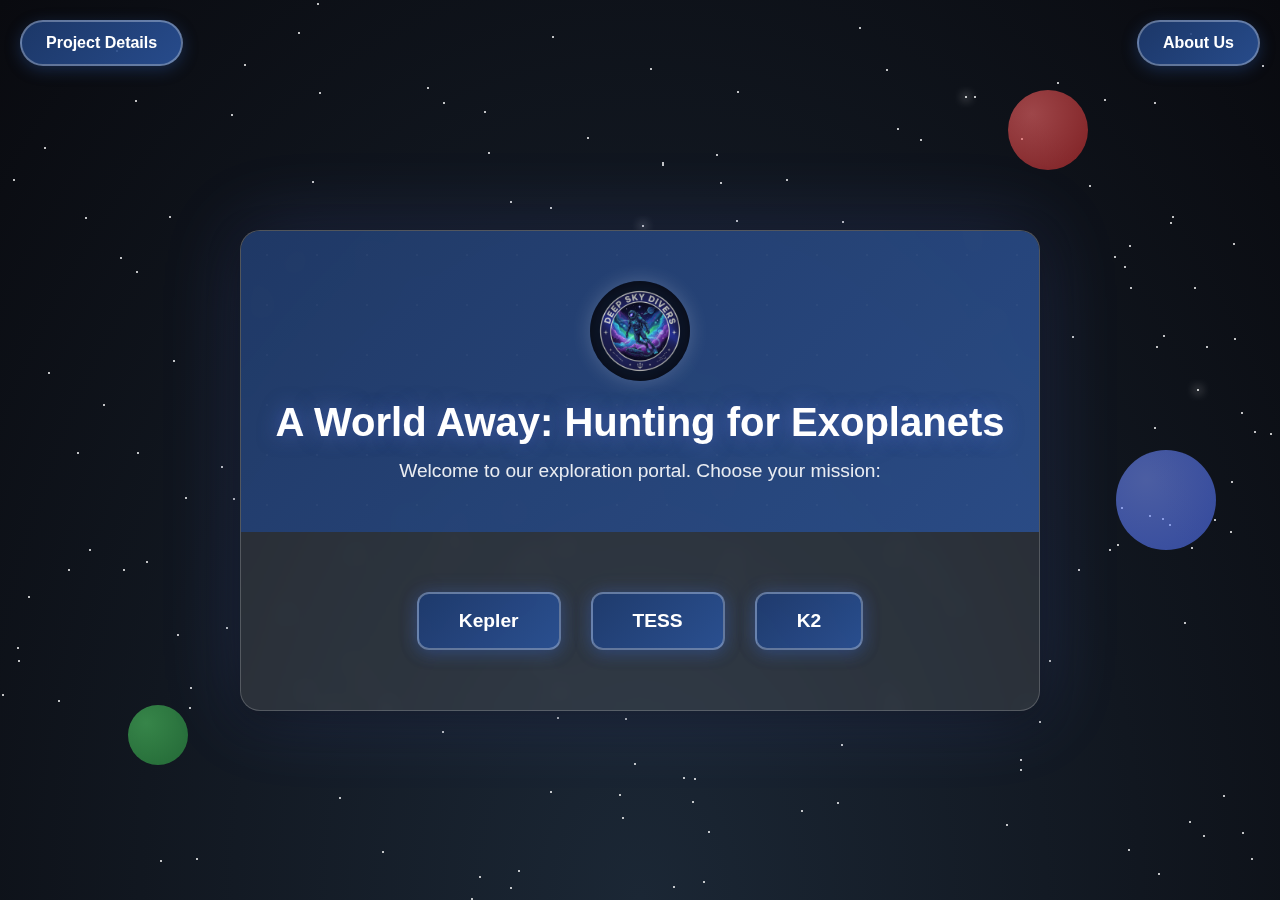
<file: docs/index.html>
<!DOCTYPE html>
<html lang="en">
<head>
  <meta charset="UTF-8">
  <meta name="viewport" content="width=device-width, initial-scale=1.0">
  <title>Home</title>
  <link rel="icon" type="image/png" href="./img/Logo.png">
  <style>
    * {
      margin: 0;
      padding: 0;
      box-sizing: border-box;
    }

    body {
      font-family: 'Segoe UI', Tahoma, Geneva, Verdana, sans-serif;
      min-height: 100vh;
      padding: 80px 20px 40px;
      display: flex;
      align-items: center;
      justify-content: center;
      overflow-x: hidden;
      overflow-y: auto;
      position: relative;
      background: radial-gradient(ellipse at bottom, #1B2735 0%, #090A0F 100%);
    }

    /* Project Details Button - Top Left */
    .project-details-btn {
      position: fixed;
      top: 20px;
      left: 20px;
      background: linear-gradient(135deg, rgba(30, 60, 114, 0.9) 0%, rgba(42, 82, 152, 0.9) 100%);
      color: white;
      padding: 12px 24px;
      border: 2px solid rgba(255, 255, 255, 0.3);
      border-radius: 25px;
      font-size: 1em;
      font-weight: 600;
      cursor: pointer;
      transition: all 0.3s ease;
      box-shadow: 0 4px 15px rgba(42, 82, 152, 0.4);
      z-index: 1000;
      text-decoration: none;
      display: inline-block;
    }

    .project-details-btn:hover {
      transform: translateY(-2px);
      box-shadow: 0 6px 25px rgba(42, 82, 152, 0.6);
      border-color: rgba(255, 255, 255, 0.5);
    }

    /* About Us Button - Top Right */
    .about-btn {
      position: fixed;
      top: 20px;
      right: 20px;
      background: linear-gradient(135deg, rgba(30, 60, 114, 0.9) 0%, rgba(42, 82, 152, 0.9) 100%);
      color: white;
      padding: 12px 24px;
      border: 2px solid rgba(255, 255, 255, 0.3);
      border-radius: 25px;
      font-size: 1em;
      font-weight: 600;
      cursor: pointer;
      transition: all 0.3s ease;
      box-shadow: 0 4px 15px rgba(42, 82, 152, 0.4);
      z-index: 1000;
      text-decoration: none;
      display: inline-block;
    }

    .about-btn:hover {
      transform: translateY(-2px);
      box-shadow: 0 6px 25px rgba(42, 82, 152, 0.6);
      border-color: rgba(255, 255, 255, 0.5);
    }

    /* Animated stars background */
    .stars {
      position: fixed;
      top: 0;
      left: 0;
      width: 100%;
      height: 100%;
      pointer-events: none;
    }

    .star {
      position: absolute;
      width: 2px;
      height: 2px;
      background: white;
      border-radius: 50%;
      animation: twinkle 3s infinite;
    }

    @keyframes twinkle {
      0%, 100% { opacity: 0.3; }
      50% { opacity: 1; }
    }

    /* Shooting stars */
    .shooting-star {
      position: absolute;
      width: 2px;
      height: 2px;
      background: white;
      border-radius: 50%;
      box-shadow: 0 0 10px 2px rgba(255, 255, 255, 0.5);
      animation: shoot 3s linear infinite;
    }

    @keyframes shoot {
      0% {
        transform: translateX(0) translateY(0);
        opacity: 1;
      }
      100% {
        transform: translateX(-300px) translateY(300px);
        opacity: 0;
      }
    }

    /* Floating planets */
    .planet {
      position: fixed;
      border-radius: 50%;
      opacity: 0.6;
      animation: float 20s ease-in-out infinite;
    }

    .planet-1 {
      width: 80px;
      height: 80px;
      background: radial-gradient(circle at 30% 30%, #ff6b6b, #c92a2a);
      top: 10%;
      right: 15%;
      animation-delay: 0s;
    }

    .planet-2 {
      width: 60px;
      height: 60px;
      background: radial-gradient(circle at 30% 30%, #51cf66, #2f9e44);
      bottom: 15%;
      left: 10%;
      animation-delay: -10s;
    }

    .planet-3 {
      width: 100px;
      height: 100px;
      background: radial-gradient(circle at 30% 30%, #748ffc, #4c6ef5);
      top: 50%;
      right: 5%;
      animation-delay: -5s;
    }

    @keyframes float {
      0%, 100% {
        transform: translateY(0) rotate(0deg);
      }
      50% {
        transform: translateY(-30px) rotate(5deg);
      }
    }

    /* Container with glass effect */
    .container {
      max-width: 800px;
      width: 100%;
      margin: auto;
      background: rgba(255, 255, 255, 0.1);
      backdrop-filter: blur(10px);
      border-radius: 20px;
      box-shadow: 0 8px 32px rgba(0, 0, 0, 0.3), 
                  0 0 80px rgba(102, 126, 234, 0.2);
      overflow: hidden;
      text-align: center;
      border: 1px solid rgba(255, 255, 255, 0.2);
      position: relative;
      z-index: 10;
      animation: fadeIn 1s ease-out;
    }

    @keyframes fadeIn {
      from {
        opacity: 0;
        transform: translateY(-20px);
      }
      to {
        opacity: 1;
        transform: translateY(0);
      }
    }

    .header {
      background: linear-gradient(135deg, rgba(30, 60, 114, 0.8) 0%, rgba(42, 82, 152, 0.8) 100%);
      color: white;
      padding: 50px 30px;
      position: relative;
      overflow: hidden;
    }

    .header::before {
      content: '';
      position: absolute;
      top: -50%;
      left: -50%;
      width: 200%;
      height: 200%;
      background: radial-gradient(circle, rgba(255,255,255,0.1) 1px, transparent 1px);
      background-size: 50px 50px;
      animation: grid-move 20s linear infinite;
      opacity: 0.3;
    }

    @keyframes grid-move {
      0% {
        transform: translate(0, 0);
      }
      100% {
        transform: translate(50px, 50px);
      }
    }

    .header img {
      width: 100px;
      height: 100px;
      border-radius: 50%;
      margin-bottom: 15px;
      z-index: 1;
      position: relative;
      box-shadow: 0 0 20px rgba(255, 255, 255, 0.2);
      transition: transform 0.3s ease;
    }

    .header img:hover {
      transform: scale(1.05);
    }

    .header h1 {
      font-size: 2.5em;
      margin-bottom: 15px;
      font-weight: 600;
      text-shadow: 0 0 20px rgba(102, 126, 234, 0.5);
      position: relative;
      z-index: 1;
    }

    .header p {
      font-size: 1.2em;
      opacity: 0.9;
      position: relative;
      z-index: 1;
    }

    .button-container {
      display: flex;
      justify-content: center;
      gap: 30px;
      padding: 60px 20px;
      flex-wrap: wrap;
    }

    button {
      background: linear-gradient(135deg, rgba(30, 60, 114, 0.9) 0%, rgba(42, 82, 152, 0.9) 100%);
      color: white;
      padding: 16px 40px;
      border: 2px solid rgba(255, 255, 255, 0.3);
      border-radius: 12px;
      font-size: 1.2em;
      font-weight: 600;
      cursor: pointer;
      transition: all 0.3s ease;
      box-shadow: 0 4px 15px rgba(42, 82, 152, 0.4),
                  0 0 20px rgba(102, 126, 234, 0.2);
      position: relative;
      overflow: hidden;
    }

    button::before {
      content: '';
      position: absolute;
      top: 50%;
      left: 50%;
      width: 0;
      height: 0;
      border-radius: 50%;
      background: rgba(255, 255, 255, 0.2);
      transform: translate(-50%, -50%);
      transition: width 0.6s, height 0.6s;
    }

    button:hover::before {
      width: 300px;
      height: 300px;
    }

    button:hover {
      transform: translateY(-3px);
      box-shadow: 0 6px 25px rgba(42, 82, 152, 0.6),
                  0 0 40px rgba(102, 126, 234, 0.4);
      border-color: rgba(255, 255, 255, 0.5);
    }

    button:active {
      transform: translateY(-1px);
    }

    button span {
      position: relative;
      z-index: 1;
    }

    /* Responsive design for smaller screens */
    @media (max-width: 768px) {
      body {
        padding: 100px 15px 30px;
      }

      .project-details-btn,
      .about-btn {
        top: 10px;
        padding: 8px 16px;
        font-size: 0.85em;
      }

      .project-details-btn {
        left: 10px;
      }

      .about-btn {
        right: 10px;
      }

      .container {
        margin: 0 auto;
      }

      .header {
        padding: 30px 20px;
      }

      .header img {
        width: 70px;
        height: 70px;
      }

      .header h1 {
        font-size: 1.8em;
        margin-bottom: 10px;
      }

      .header p {
        font-size: 1em;
      }

      .button-container {
        padding: 40px 15px;
        gap: 20px;
      }

      button {
        padding: 14px 30px;
        font-size: 1em;
        width: 100%;
        max-width: 300px;
      }

      .planet-1,
      .planet-3 {
        width: 60px;
        height: 60px;
      }

      .planet-2 {
        width: 40px;
        height: 40px;
      }
    }

    @media (max-width: 480px) {
      body {
        padding: 90px 10px 20px;
      }

      .project-details-btn,
      .about-btn {
        padding: 6px 12px;
        font-size: 0.75em;
        border-radius: 20px;
      }

      .header h1 {
        font-size: 1.5em;
      }

      .header p {
        font-size: 0.9em;
      }

      .button-container {
        padding: 30px 10px;
        gap: 15px;
      }

      button {
        padding: 12px 25px;
        font-size: 0.95em;
      }
    }

    /* Ensure scrollability */
    @media (max-height: 700px) {
      body {
        align-items: flex-start;
        padding-top: 100px;
        padding-bottom: 40px;
      }
    }
  </style>
</head>
<body>
  <!-- Project Details Button - Top Left -->
  <a href="project-details.html" class="project-details-btn">Project Details</a>

  <!-- About Us Button - Top Right -->
  <a href="about.html" class="about-btn">About Us</a>

  <!-- Animated stars -->
  <div class="stars" id="stars"></div>
  
  <!-- Floating planets -->
  <div class="planet planet-1"></div>
  <div class="planet planet-2"></div>
  <div class="planet planet-3"></div>

  <div class="container">
    <div class="header">
      <img src="./img/Logo.png" alt="Deep Sky Divers Logo">
      <h1>A World Away: Hunting for Exoplanets</h1>
      <p>Welcome to our exploration portal. Choose your mission:</p>
    </div>

    <div class="button-container">
      <button onclick="window.location.href='kepler.html'">
        <span>Kepler</span>
      </button>
      <button onclick="window.location.href='tess.html'">
        <span>TESS</span>
      </button>
      <button onclick="window.location.href='k2.html'">
        <span>K2</span>
      </button>
    </div>
  </div>

  <script>
    // Generate random stars
    const starsContainer = document.getElementById('stars');
    const numStars = 200;
    
    for (let i = 0; i < numStars; i++) {
      const star = document.createElement('div');
      star.className = 'star';
      star.style.left = Math.random() * 100 + '%';
      star.style.top = Math.random() * 100 + '%';
      star.style.animationDelay = Math.random() * 3 + 's';
      star.style.animationDuration = (Math.random() * 3 + 2) + 's';
      starsContainer.appendChild(star);
    }

    // Generate shooting stars
    const numShootingStars = 3;
    for (let i = 0; i < numShootingStars; i++) {
      const shootingStar = document.createElement('div');
      shootingStar.className = 'shooting-star';
      shootingStar.style.left = Math.random() * 100 + '%';
      shootingStar.style.top = Math.random() * 50 + '%';
      shootingStar.style.animationDelay = Math.random() * 5 + 's';
      shootingStar.style.animationDuration = (Math.random() * 2 + 2) + 's';
      starsContainer.appendChild(shootingStar);
    }
  </script>
</body>
</html>
</file>
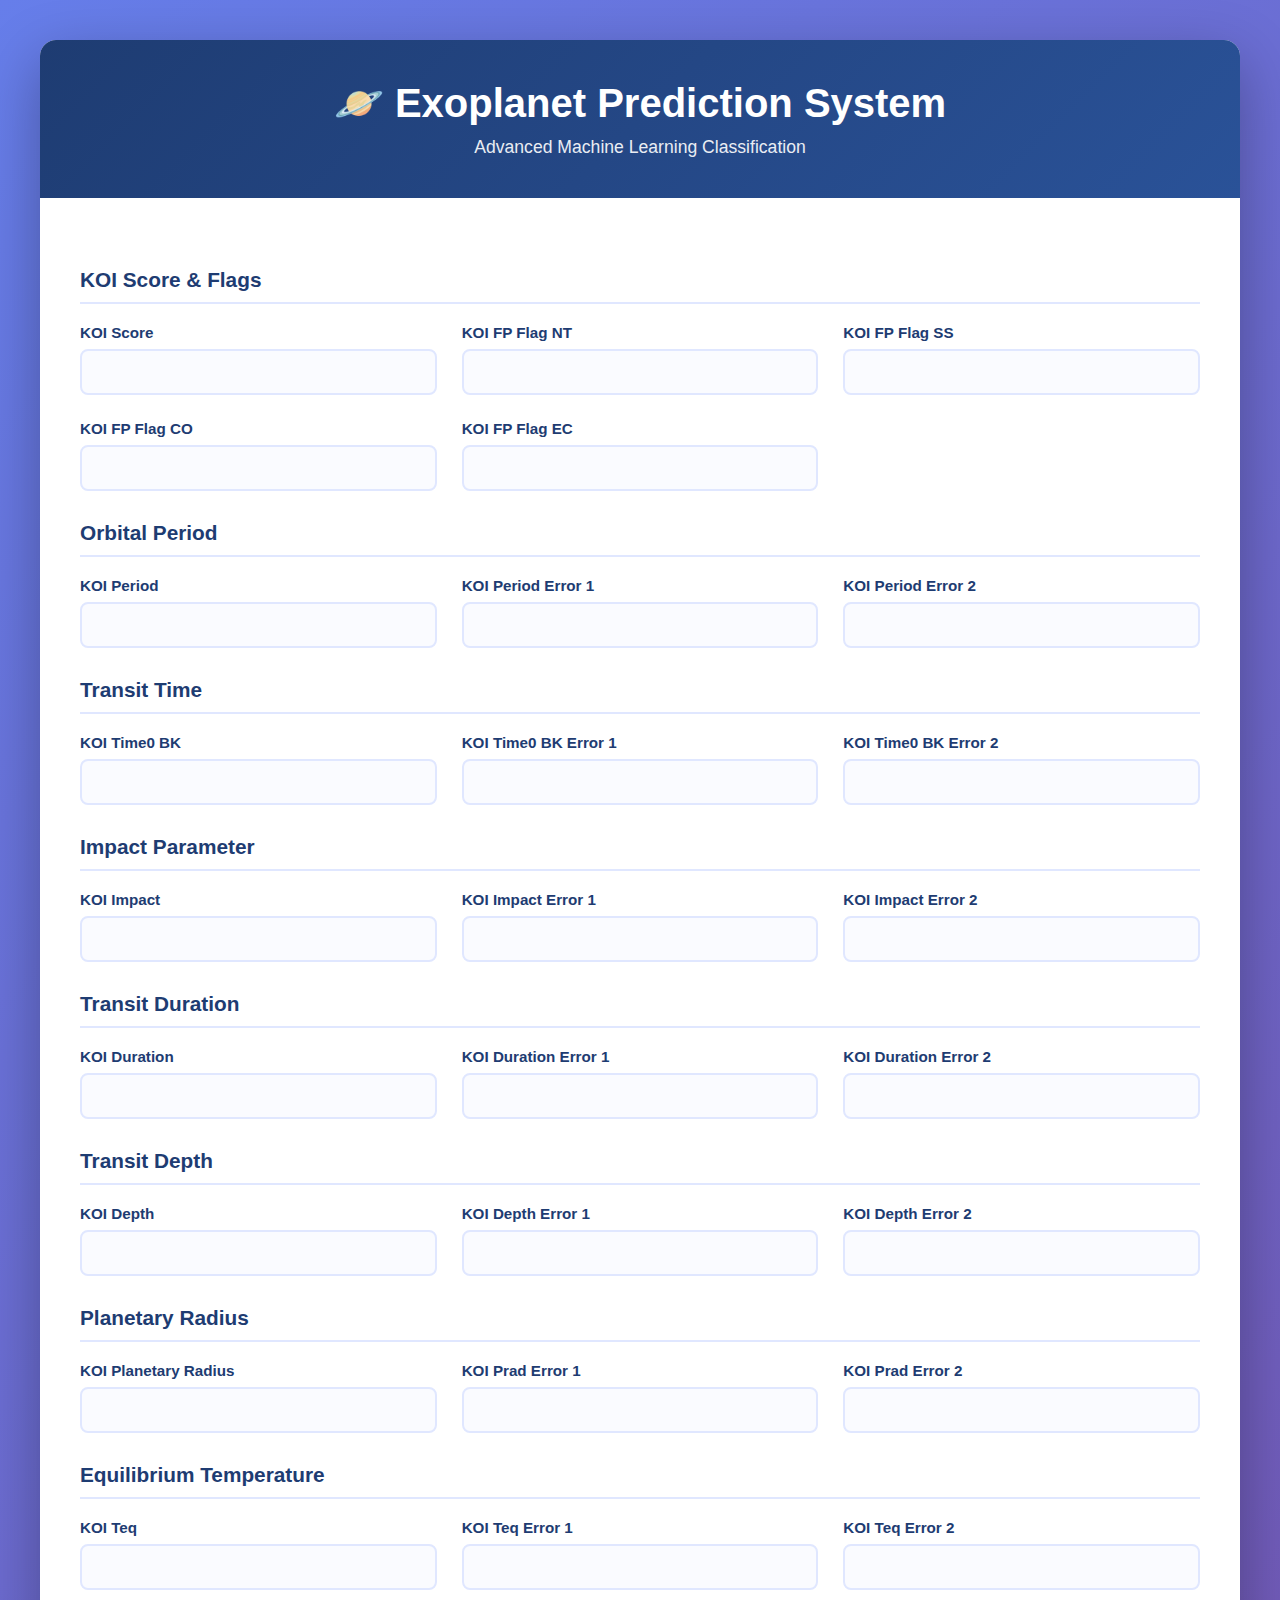
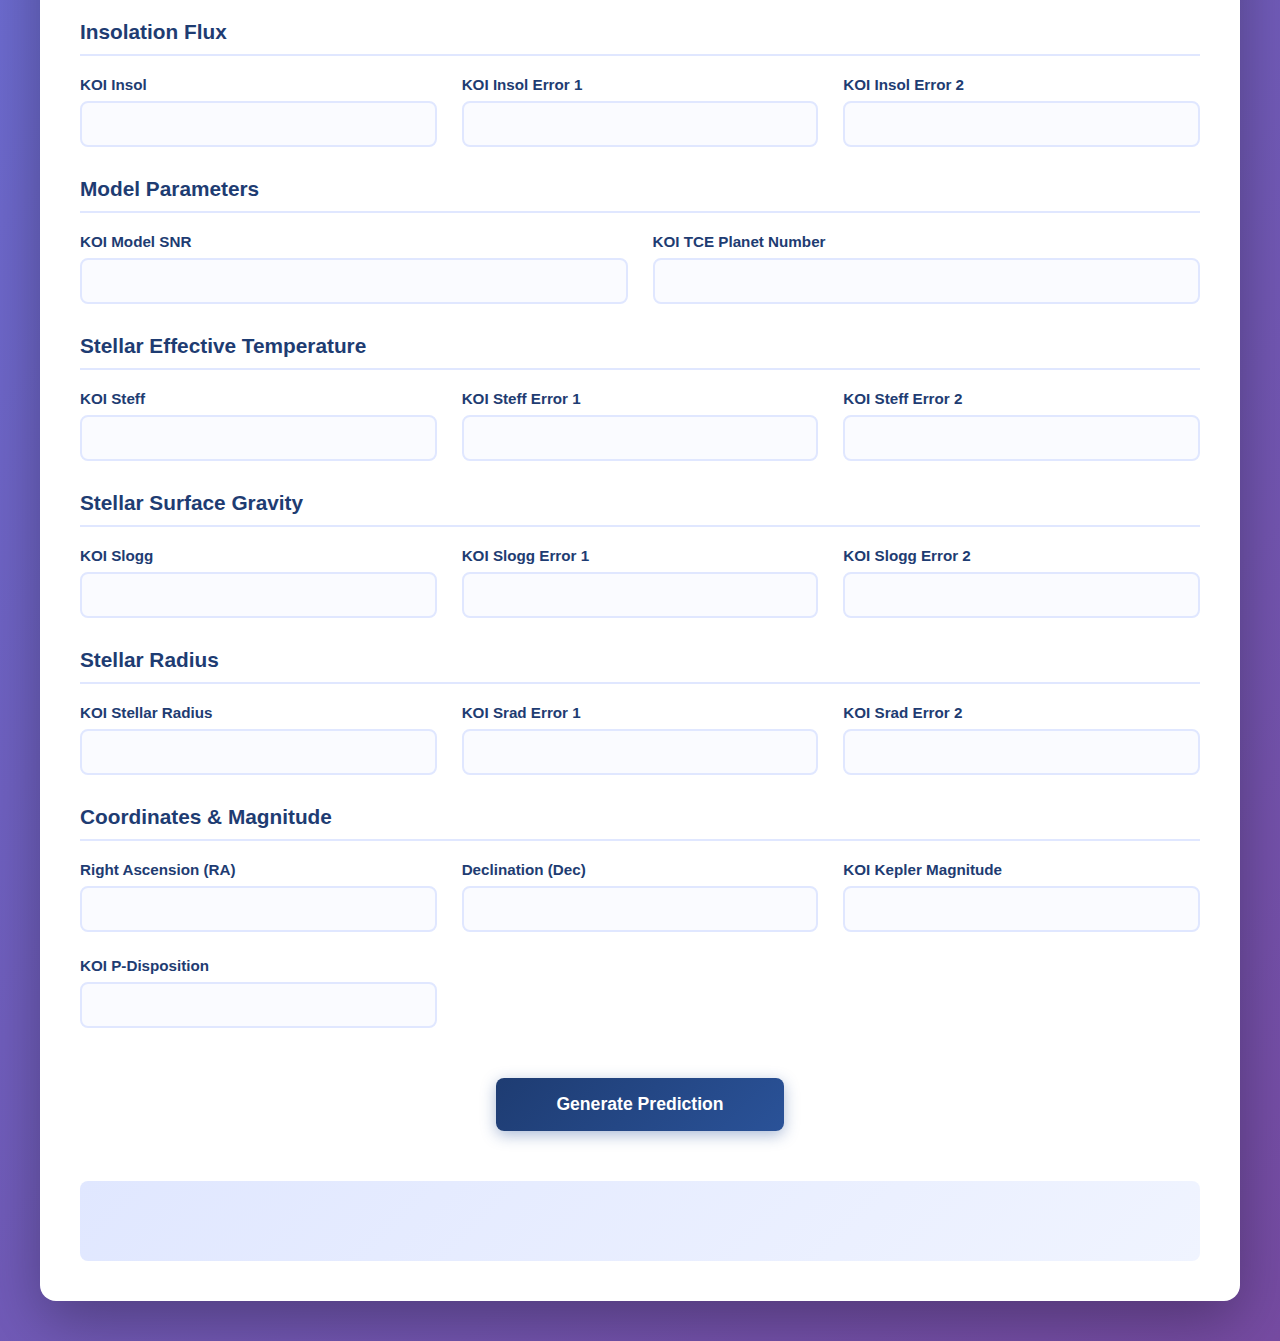
<file: templates/index.html>
<!DOCTYPE html>
<html lang="en">
<head>
    <meta charset="UTF-8">
    <meta name="viewport" content="width=device-width, initial-scale=1.0">
    <title>Exoplanet Predictor</title>
    <link rel="stylesheet" href="./css/index.css">
</head>
<body>
    <div class="container">
        <div class="header">
            <h1>🪐 Exoplanet Prediction System</h1>
            <p>Advanced Machine Learning Classification</p>
        </div>

        <div class="form-container">
            <form id="exoplanet-form">
                <h2 class="section-title">KOI Score & Flags</h2>
                <div class="form-grid">
                    <div class="form-group">
                        <label>KOI Score</label>
                        <input type="number" step="any" name="koi_score">
                    </div>
                    <div class="form-group">
                        <label>KOI FP Flag NT</label>
                        <input type="number" step="any" name="koi_fpflag_nt">
                    </div>
                    <div class="form-group">
                        <label>KOI FP Flag SS</label>
                        <input type="number" step="any" name="koi_fpflag_ss">
                    </div>
                    <div class="form-group">
                        <label>KOI FP Flag CO</label>
                        <input type="number" step="any" name="koi_fpflag_co">
                    </div>
                    <div class="form-group">
                        <label>KOI FP Flag EC</label>
                        <input type="number" step="any" name="koi_fpflag_ec">
                    </div>
                </div>

                <h2 class="section-title">Orbital Period</h2>
                <div class="form-grid">
                    <div class="form-group">
                        <label>KOI Period</label>
                        <input type="number" step="any" name="koi_period">
                    </div>
                    <div class="form-group">
                        <label>KOI Period Error 1</label>
                        <input type="number" step="any" name="koi_period_err1">
                    </div>
                    <div class="form-group">
                        <label>KOI Period Error 2</label>
                        <input type="number" step="any" name="koi_period_err2">
                    </div>
                </div>

                <h2 class="section-title">Transit Time</h2>
                <div class="form-grid">
                    <div class="form-group">
                        <label>KOI Time0 BK</label>
                        <input type="number" step="any" name="koi_time0bk">
                    </div>
                    <div class="form-group">
                        <label>KOI Time0 BK Error 1</label>
                        <input type="number" step="any" name="koi_time0bk_err1">
                    </div>
                    <div class="form-group">
                        <label>KOI Time0 BK Error 2</label>
                        <input type="number" step="any" name="koi_time0bk_err2">
                    </div>
                </div>

                <h2 class="section-title">Impact Parameter</h2>
                <div class="form-grid">
                    <div class="form-group">
                        <label>KOI Impact</label>
                        <input type="number" step="any" name="koi_impact">
                    </div>
                    <div class="form-group">
                        <label>KOI Impact Error 1</label>
                        <input type="number" step="any" name="koi_impact_err1">
                    </div>
                    <div class="form-group">
                        <label>KOI Impact Error 2</label>
                        <input type="number" step="any" name="koi_impact_err2">
                    </div>
                </div>

                <h2 class="section-title">Transit Duration</h2>
                <div class="form-grid">
                    <div class="form-group">
                        <label>KOI Duration</label>
                        <input type="number" step="any" name="koi_duration">
                    </div>
                    <div class="form-group">
                        <label>KOI Duration Error 1</label>
                        <input type="number" step="any" name="koi_duration_err1">
                    </div>
                    <div class="form-group">
                        <label>KOI Duration Error 2</label>
                        <input type="number" step="any" name="koi_duration_err2">
                    </div>
                </div>

                <h2 class="section-title">Transit Depth</h2>
                <div class="form-grid">
                    <div class="form-group">
                        <label>KOI Depth</label>
                        <input type="number" step="any" name="koi_depth">
                    </div>
                    <div class="form-group">
                        <label>KOI Depth Error 1</label>
                        <input type="number" step="any" name="koi_depth_err1">
                    </div>
                    <div class="form-group">
                        <label>KOI Depth Error 2</label>
                        <input type="number" step="any" name="koi_depth_err2">
                    </div>
                </div>

                <h2 class="section-title">Planetary Radius</h2>
                <div class="form-grid">
                    <div class="form-group">
                        <label>KOI Planetary Radius</label>
                        <input type="number" step="any" name="koi_prad">
                    </div>
                    <div class="form-group">
                        <label>KOI Prad Error 1</label>
                        <input type="number" step="any" name="koi_prad_err1">
                    </div>
                    <div class="form-group">
                        <label>KOI Prad Error 2</label>
                        <input type="number" step="any" name="koi_prad_err2">
                    </div>
                </div>

                <h2 class="section-title">Equilibrium Temperature</h2>
                <div class="form-grid">
                    <div class="form-group">
                        <label>KOI Teq</label>
                        <input type="number" step="any" name="koi_teq">
                    </div>
                    <div class="form-group">
                        <label>KOI Teq Error 1</label>
                        <input type="number" step="any" name="koi_teq_err1">
                    </div>
                    <div class="form-group">
                        <label>KOI Teq Error 2</label>
                        <input type="number" step="any" name="koi_teq_err2">
                    </div>
                </div>

                <h2 class="section-title">Insolation Flux</h2>
                <div class="form-grid">
                    <div class="form-group">
                        <label>KOI Insol</label>
                        <input type="number" step="any" name="koi_insol">
                    </div>
                    <div class="form-group">
                        <label>KOI Insol Error 1</label>
                        <input type="number" step="any" name="koi_insol_err1">
                    </div>
                    <div class="form-group">
                        <label>KOI Insol Error 2</label>
                        <input type="number" step="any" name="koi_insol_err2">
                    </div>
                </div>

                <h2 class="section-title">Model Parameters</h2>
                <div class="form-grid">
                    <div class="form-group">
                        <label>KOI Model SNR</label>
                        <input type="number" step="any" name="koi_model_snr">
                    </div>
                    <div class="form-group">
                        <label>KOI TCE Planet Number</label>
                        <input type="number" step="any" name="koi_tce_plnt_num">
                    </div>
                </div>

                <h2 class="section-title">Stellar Effective Temperature</h2>
                <div class="form-grid">
                    <div class="form-group">
                        <label>KOI Steff</label>
                        <input type="number" step="any" name="koi_steff">
                    </div>
                    <div class="form-group">
                        <label>KOI Steff Error 1</label>
                        <input type="number" step="any" name="koi_steff_err1">
                    </div>
                    <div class="form-group">
                        <label>KOI Steff Error 2</label>
                        <input type="number" step="any" name="koi_steff_err2">
                    </div>
                </div>

                <h2 class="section-title">Stellar Surface Gravity</h2>
                <div class="form-grid">
                    <div class="form-group">
                        <label>KOI Slogg</label>
                        <input type="number" step="any" name="koi_slogg">
                    </div>
                    <div class="form-group">
                        <label>KOI Slogg Error 1</label>
                        <input type="number" step="any" name="koi_slogg_err1">
                    </div>
                    <div class="form-group">
                        <label>KOI Slogg Error 2</label>
                        <input type="number" step="any" name="koi_slogg_err2">
                    </div>
                </div>

                <h2 class="section-title">Stellar Radius</h2>
                <div class="form-grid">
                    <div class="form-group">
                        <label>KOI Stellar Radius</label>
                        <input type="number" step="any" name="koi_srad">
                    </div>
                    <div class="form-group">
                        <label>KOI Srad Error 1</label>
                        <input type="number" step="any" name="koi_srad_err1">
                    </div>
                    <div class="form-group">
                        <label>KOI Srad Error 2</label>
                        <input type="number" step="any" name="koi_srad_err2">
                    </div>
                </div>

                <h2 class="section-title">Coordinates & Magnitude</h2>
                <div class="form-grid">
                    <div class="form-group">
                        <label>Right Ascension (RA)</label>
                        <input type="number" step="any" name="ra">
                    </div>
                    <div class="form-group">
                        <label>Declination (Dec)</label>
                        <input type="number" step="any" name="dec">
                    </div>
                    <div class="form-group">
                        <label>KOI Kepler Magnitude</label>
                        <input type="number" step="any" name="koi_kepmag">
                    </div>
                    <div class="form-group">
                        <label>KOI P-Disposition</label>
                        <input type="number" step="any" name="koi_pdisposition">
                    </div>
                </div>

                <div class="submit-container">
                    <button type="submit">Generate Prediction</button>
                </div>

                <div class="result-container">
                    <h3 id="result"></h3>
                </div>
            </form>
        </div>
    </div>

    <script src="js/index.js"></script>
</body>
</html>
</file>
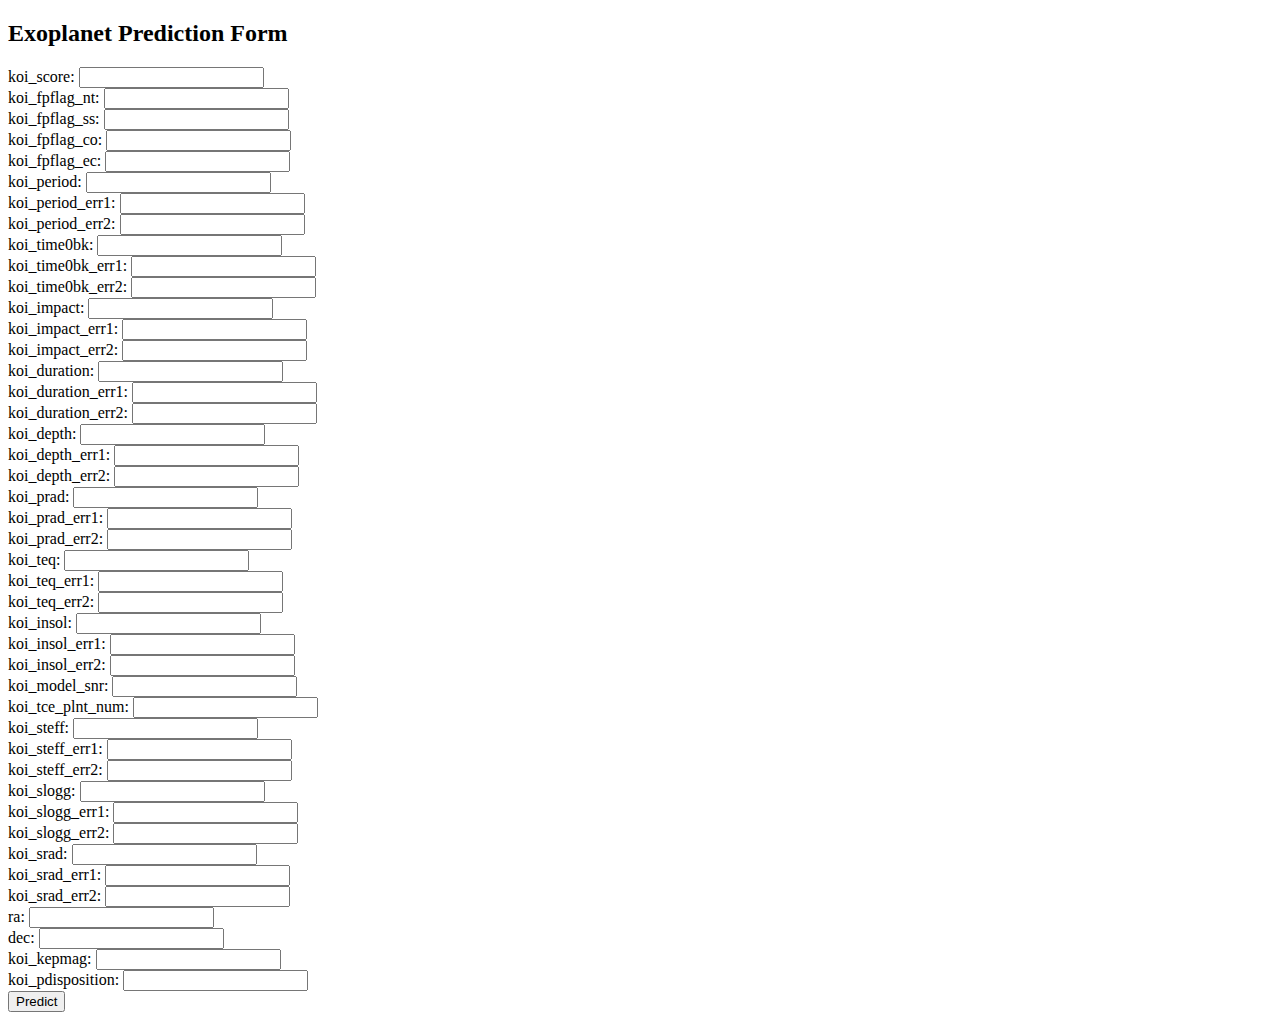
<file: frontend.html>
<!DOCTYPE html>
<html lang="en">
<head>
    <meta charset="UTF-8">
    <title>Exoplanet Predictor</title>
</head>
<body>
    <h2>Exoplanet Prediction Form</h2>
    <form id="exoplanet-form">
        <!-- Repeat for each input field -->
        <label>koi_score: <input type="number" step="any" name="koi_score"></label><br>
        <label>koi_fpflag_nt: <input type="number" step="any" name="koi_fpflag_nt"></label><br>
        <label>koi_fpflag_ss: <input type="number" step="any" name="koi_fpflag_ss"></label><br>
        <label>koi_fpflag_co: <input type="number" step="any" name="koi_fpflag_co"></label><br>
        <label>koi_fpflag_ec: <input type="number" step="any" name="koi_fpflag_ec"></label><br>
        <label>koi_period: <input type="number" step="any" name="koi_period"></label><br>
        <label>koi_period_err1: <input type="number" step="any" name="koi_period_err1"></label><br>
        <label>koi_period_err2: <input type="number" step="any" name="koi_period_err2"></label><br>
        <label>koi_time0bk: <input type="number" step="any" name="koi_time0bk"></label><br>
        <label>koi_time0bk_err1: <input type="number" step="any" name="koi_time0bk_err1"></label><br>
        <label>koi_time0bk_err2: <input type="number" step="any" name="koi_time0bk_err2"></label><br>
        <label>koi_impact: <input type="number" step="any" name="koi_impact"></label><br>
        <label>koi_impact_err1: <input type="number" step="any" name="koi_impact_err1"></label><br>
        <label>koi_impact_err2: <input type="number" step="any" name="koi_impact_err2"></label><br>
        <label>koi_duration: <input type="number" step="any" name="koi_duration"></label><br>
        <label>koi_duration_err1: <input type="number" step="any" name="koi_duration_err1"></label><br>
        <label>koi_duration_err2: <input type="number" step="any" name="koi_duration_err2"></label><br>
        <label>koi_depth: <input type="number" step="any" name="koi_depth"></label><br>
        <label>koi_depth_err1: <input type="number" step="any" name="koi_depth_err1"></label><br>
        <label>koi_depth_err2: <input type="number" step="any" name="koi_depth_err2"></label><br>
        <label>koi_prad: <input type="number" step="any" name="koi_prad"></label><br>
        <label>koi_prad_err1: <input type="number" step="any" name="koi_prad_err1"></label><br>
        <label>koi_prad_err2: <input type="number" step="any" name="koi_prad_err2"></label><br>
        <label>koi_teq: <input type="number" step="any" name="koi_teq"></label><br>
        <label>koi_teq_err1: <input type="number" step="any" name="koi_teq_err1"></label><br>
        <label>koi_teq_err2: <input type="number" step="any" name="koi_teq_err2"></label><br>
        <label>koi_insol: <input type="number" step="any" name="koi_insol"></label><br>
        <label>koi_insol_err1: <input type="number" step="any" name="koi_insol_err1"></label><br>
        <label>koi_insol_err2: <input type="number" step="any" name="koi_insol_err2"></label><br>
        <label>koi_model_snr: <input type="number" step="any" name="koi_model_snr"></label><br>
        <label>koi_tce_plnt_num: <input type="number" step="any" name="koi_tce_plnt_num"></label><br>
        <label>koi_steff: <input type="number" step="any" name="koi_steff"></label><br>
        <label>koi_steff_err1: <input type="number" step="any" name="koi_steff_err1"></label><br>
        <label>koi_steff_err2: <input type="number" step="any" name="koi_steff_err2"></label><br>
        <label>koi_slogg: <input type="number" step="any" name="koi_slogg"></label><br>
        <label>koi_slogg_err1: <input type="number" step="any" name="koi_slogg_err1"></label><br>
        <label>koi_slogg_err2: <input type="number" step="any" name="koi_slogg_err2"></label><br>
        <label>koi_srad: <input type="number" step="any" name="koi_srad"></label><br>
        <label>koi_srad_err1: <input type="number" step="any" name="koi_srad_err1"></label><br>
        <label>koi_srad_err2: <input type="number" step="any" name="koi_srad_err2"></label><br>
        <label>ra: <input type="number" step="any" name="ra"></label><br>
        <label>dec: <input type="number" step="any" name="dec"></label><br>
        <label>koi_kepmag: <input type="number" step="any" name="koi_kepmag"></label><br>
        <label>koi_pdisposition: <input type="number" step="any" name="koi_pdisposition"></label><br>
        <button type="submit">Predict</button>
    </form>
    <h3 id="result"></h3>
    <script>
        document.getElementById('exoplanet-form').onsubmit = async function(e) {
            e.preventDefault();
            const form = e.target;
            const data = {};
            for (let el of form.elements) {
                if (el.name) {
                    data[el.name] = el.value === "" ? null : Number(el.value);
                }
            }
            const resultElem = document.getElementById('result');
            resultElem.innerText = "Predicting...";
            try {
                const response = await fetch('http://localhost:5000/predict', {
                    method: 'POST',
                    headers: {'Content-Type': 'application/json'},
                    body: JSON.stringify({user_input: data})
                });
                if (!response.ok) {
                    throw new Error("Prediction failed");
                }
                const result = await response.json();
                // If your backend returns a label, show it; otherwise, show the code
                if (result.predicted_label) {
                    resultElem.innerText = "Predicted class: " + result.predicted_label + " (code: " + result.predicted_class + ")";
                } else {
                    resultElem.innerText = "Predicted class code: " + result.predicted_class;
                }
            } catch (err) {
                resultElem.innerText = "Error: " + err.message;
            }
        }
    </script>
</body>
</html>
</file>
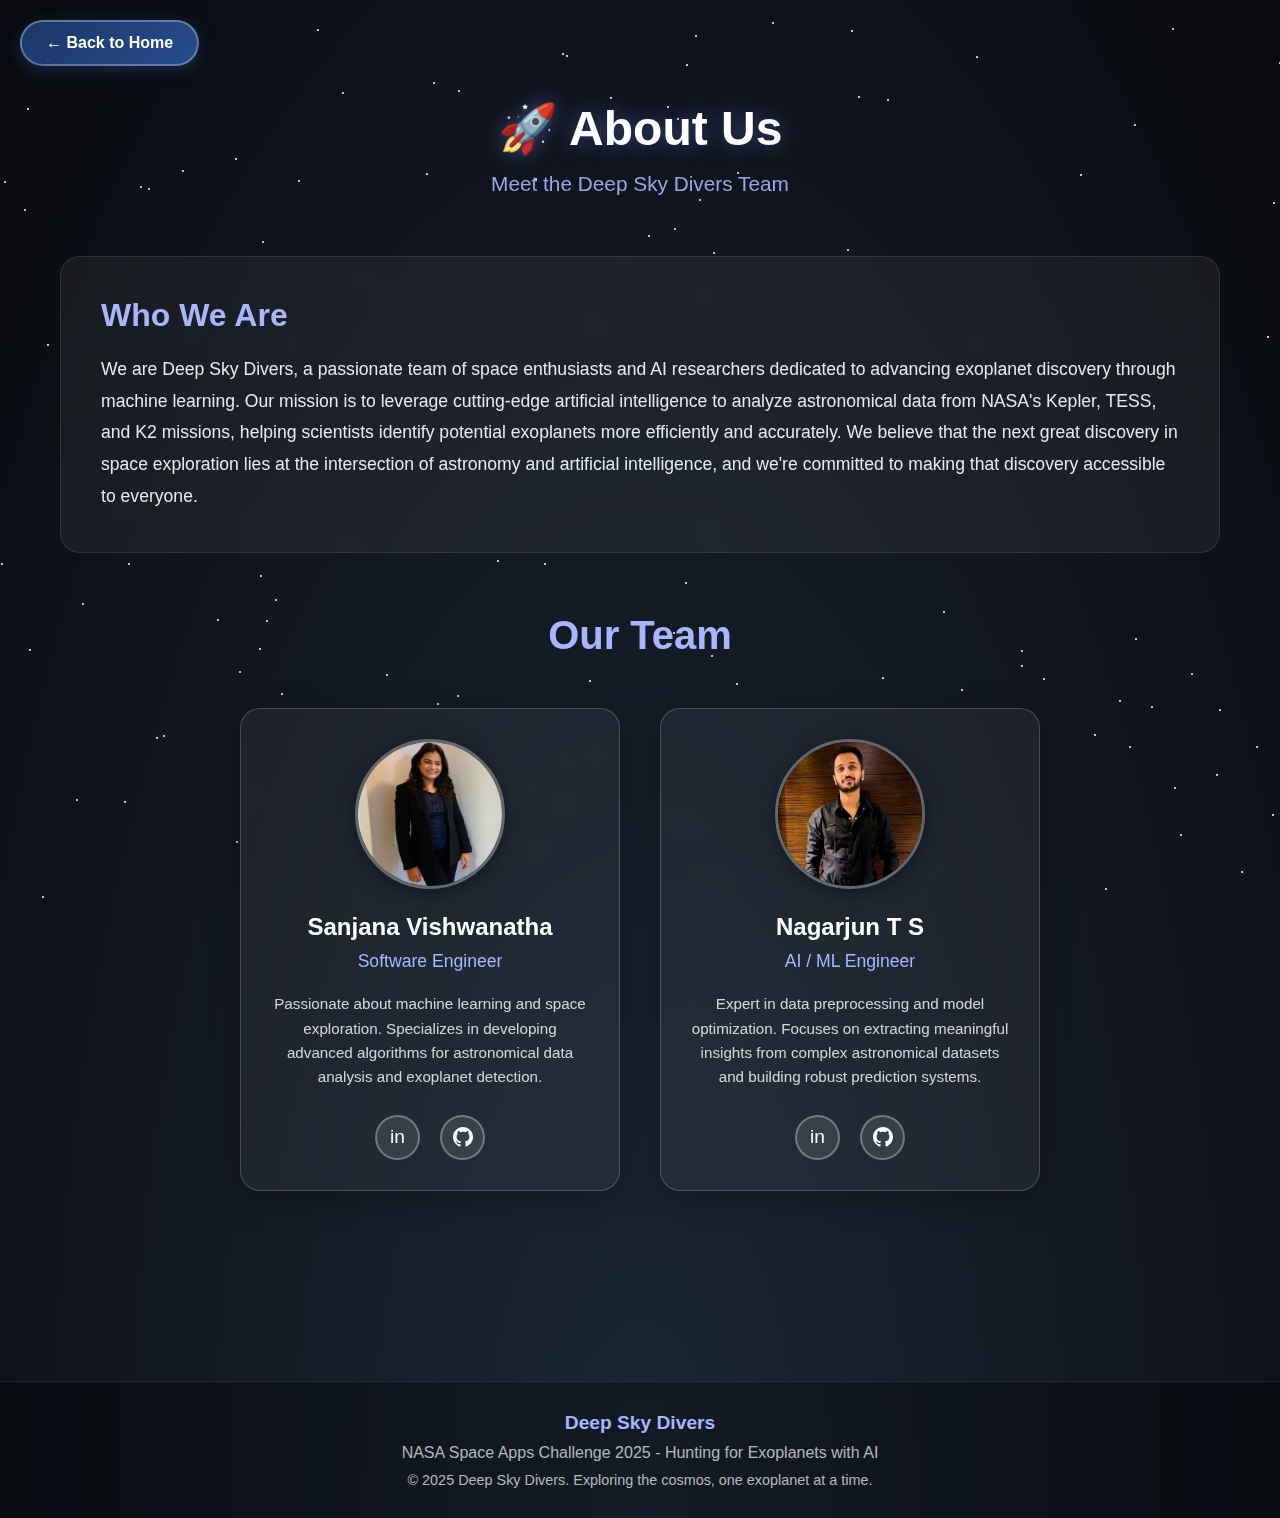
<file: docs/about.html>
<!DOCTYPE html>
<html lang="en">
<head>
  <meta charset="UTF-8">
  <meta name="viewport" content="width=device-width, initial-scale=1.0">
  <title>About Us - Deep Sky Divers</title>
  <style>
    * {
      margin: 0;
      padding: 0;
      box-sizing: border-box;
    }

    body {
      font-family: 'Segoe UI', Tahoma, Geneva, Verdana, sans-serif;
      min-height: 100vh;
      background: radial-gradient(ellipse at bottom, #1B2735 0%, #090A0F 100%);
      color: white;
      overflow-x: hidden;
    }

    /* Back button */
    .back-btn {
      position: fixed;
      top: 20px;
      left: 20px;
      background: linear-gradient(135deg, rgba(30, 60, 114, 0.9) 0%, rgba(42, 82, 152, 0.9) 100%);
      color: white;
      padding: 12px 24px;
      border: 2px solid rgba(255, 255, 255, 0.3);
      border-radius: 25px;
      font-size: 1em;
      font-weight: 600;
      cursor: pointer;
      transition: all 0.3s ease;
      box-shadow: 0 4px 15px rgba(42, 82, 152, 0.4);
      z-index: 1000;
      text-decoration: none;
      display: inline-block;
    }

    .back-btn:hover {
      transform: translateY(-2px);
      box-shadow: 0 6px 25px rgba(42, 82, 152, 0.6);
    }

    /* Stars background */
    .stars {
      position: fixed;
      top: 0;
      left: 0;
      width: 100%;
      height: 100%;
      pointer-events: none;
    }

    .star {
      position: absolute;
      width: 2px;
      height: 2px;
      background: white;
      border-radius: 50%;
      animation: twinkle 3s infinite;
    }

    @keyframes twinkle {
      0%, 100% { opacity: 0.3; }
      50% { opacity: 1; }
    }

    /* Main container */
    .container {
      max-width: 1200px;
      margin: 0 auto;
      padding: 100px 20px 50px;
      position: relative;
      z-index: 10;
    }

    /* Header */
    .page-header {
      text-align: center;
      margin-bottom: 60px;
      animation: fadeIn 1s ease-out;
    }

    .page-header h1 {
      font-size: 3em;
      margin-bottom: 15px;
      text-shadow: 0 0 20px rgba(102, 126, 234, 0.5);
    }

    .page-header p {
      font-size: 1.3em;
      opacity: 0.9;
      color: #a8b5ff;
    }

    @keyframes fadeIn {
      from {
        opacity: 0;
        transform: translateY(-20px);
      }
      to {
        opacity: 1;
        transform: translateY(0);
      }
    }

    /* Who We Are Section */
    .who-we-are {
      background: rgba(255, 255, 255, 0.05);
      backdrop-filter: blur(10px);
      border: 1px solid rgba(255, 255, 255, 0.1);
      border-radius: 20px;
      padding: 40px;
      margin-bottom: 60px;
      animation: fadeIn 1.2s ease-out;
    }

    .who-we-are h2 {
      font-size: 2em;
      margin-bottom: 20px;
      color: #a8b5ff;
    }

    .who-we-are p {
      font-size: 1.1em;
      line-height: 1.8;
      color: rgba(255, 255, 255, 0.9);
    }

    /* Team Section */
    .team-section {
      margin-bottom: 60px;
    }

    .team-section h2 {
      text-align: center;
      font-size: 2.5em;
      margin-bottom: 50px;
      color: #a8b5ff;
      animation: fadeIn 1.4s ease-out;
    }

    .team-grid {
      display: grid;
      grid-template-columns: repeat(auto-fit, minmax(300px, 1fr));
      gap: 40px;
      max-width: 800px;
      margin: 0 auto;
    }

    /* Team Card */
    .team-card {
      background: rgba(255, 255, 255, 0.05);
      backdrop-filter: blur(10px);
      border: 1px solid rgba(255, 255, 255, 0.2);
      border-radius: 20px;
      padding: 30px;
      text-align: center;
      transition: all 0.3s ease;
      animation: fadeIn 1.6s ease-out;
      box-shadow: 0 8px 32px rgba(0, 0, 0, 0.3);
    }

    .team-card:hover {
      transform: translateY(-10px);
      border-color: rgba(102, 126, 234, 0.5);
      box-shadow: 0 12px 40px rgba(102, 126, 234, 0.3);
    }

    .team-photo {
      width: 150px;
      height: 150px;
      border-radius: 50%;
      margin: 0 auto 20px;
      object-fit: cover;
      border: 3px solid rgba(255, 255, 255, 0.3);
      box-shadow: 0 4px 20px rgba(0, 0, 0, 0.4);
      transition: transform 0.3s ease, box-shadow 0.3s ease;
    }

    .team-photo:hover {
      transform: scale(1.05);
      box-shadow: 0 8px 30px rgba(102, 126, 234, 0.5);
    }

    .team-card h3 {
      font-size: 1.5em;
      margin-bottom: 10px;
      color: #ffffff;
    }

    .team-card .role {
      color: #a8b5ff;
      font-size: 1.1em;
      margin-bottom: 20px;
    }

    .team-card .bio {
      color: rgba(255, 255, 255, 0.8);
      line-height: 1.6;
      margin-bottom: 25px;
      font-size: 0.95em;
    }

    /* Social Links */
    .social-links {
      display: flex;
      justify-content: center;
      gap: 20px;
    }

    .social-link {
      display: inline-flex;
      align-items: center;
      justify-content: center;
      width: 45px;
      height: 45px;
      border-radius: 50%;
      background: rgba(255, 255, 255, 0.1);
      border: 2px solid rgba(255, 255, 255, 0.3);
      color: white;
      text-decoration: none;
      transition: all 0.3s ease;
      font-size: 1.2em;
    }

    .social-link:hover {
      background: rgba(102, 126, 234, 0.5);
      border-color: #667eea;
      transform: scale(1.1);
    }

    /* Footer */
    .footer {
      background: rgba(0, 0, 0, 0.3);
      border-top: 1px solid rgba(255, 255, 255, 0.1);
      padding: 30px 20px;
      text-align: center;
      margin-top: 80px;
    }

    .footer p {
      color: rgba(255, 255, 255, 0.7);
      font-size: 1em;
    }

    .footer .team-name {
      color: #a8b5ff;
      font-weight: 600;
      font-size: 1.2em;
      margin-bottom: 10px;
    }

    @media (max-width: 768px) {
      .page-header h1 {
        font-size: 2em;
      }

      .team-grid {
        grid-template-columns: 1fr;
      }

      .back-btn {
        top: 10px;
        left: 10px;
        padding: 10px 20px;
        font-size: 0.9em;
      }
    }
  </style>
</head>
<body>
  <!-- Back button -->
  <a href="index.html" class="back-btn">← Back to Home</a>

  <!-- Stars background -->
  <div class="stars" id="stars"></div>

  <div class="container">
    <!-- Header -->
    <div class="page-header">
      <h1>🚀 About Us</h1>
      <p>Meet the Deep Sky Divers Team</p>
    </div>

    <!-- Who We Are Section -->
    <div class="who-we-are">
      <h2>Who We Are</h2>
      <p>
        We are Deep Sky Divers, a passionate team of space enthusiasts and AI researchers dedicated to advancing 
        exoplanet discovery through machine learning. Our mission is to leverage cutting-edge artificial intelligence 
        to analyze astronomical data from NASA's Kepler, TESS, and K2 missions, helping scientists identify potential 
        exoplanets more efficiently and accurately. We believe that the next great discovery in space exploration 
        lies at the intersection of astronomy and artificial intelligence, and we're committed to making that 
        discovery accessible to everyone.
      </p>
    </div>

    <!-- Team Section -->
    <div class="team-section">
      <h2>Our Team</h2>
      <div class="team-grid">
        <!-- Team Member 1 -->
        <div class="team-card">
          <img src="img/sanjana.jpg" alt="Sanjana Vishwanatha" class="team-photo">
          <h3>Sanjana Vishwanatha</h3>
          <div class="role">Software Engineer</div>
          <p class="bio">
            Passionate about machine learning and space exploration. Specializes in developing 
            advanced algorithms for astronomical data analysis and exoplanet detection.
          </p>
          <div class="social-links">
            <a href="https://www.linkedin.com/in/sanjana-vishwanatha2000/" target="_blank" class="social-link" title="LinkedIn">
              in
            </a>
            <a href="https://github.com/Sanjana-Vishwanatha" target="_blank" class="social-link" title="GitHub">
              <svg width="20" height="20" viewBox="0 0 24 24" fill="currentColor">
                <path d="M12 0c-6.626 0-12 5.373-12 12 0 5.302 3.438 9.8 8.207 11.387.599.111.793-.261.793-.577v-2.234c-3.338.726-4.033-1.416-4.033-1.416-.546-1.387-1.333-1.756-1.333-1.756-1.089-.745.083-.729.083-.729 1.205.084 1.839 1.237 1.839 1.237 1.07 1.834 2.807 1.304 3.492.997.107-.775.418-1.305.762-1.604-2.665-.305-5.467-1.334-5.467-5.931 0-1.311.469-2.381 1.236-3.221-.124-.303-.535-1.524.117-3.176 0 0 1.008-.322 3.301 1.23.957-.266 1.983-.399 3.003-.404 1.02.005 2.047.138 3.006.404 2.291-1.552 3.297-1.23 3.297-1.23.653 1.653.242 2.874.118 3.176.77.84 1.235 1.911 1.235 3.221 0 4.609-2.807 5.624-5.479 5.921.43.372.823 1.102.823 2.222v3.293c0 .319.192.694.801.576 4.765-1.589 8.199-6.086 8.199-11.386 0-6.627-5.373-12-12-12z"/>
              </svg>
            </a>
          </div>
        </div>

        <!-- Team Member 2 -->
        <div class="team-card">
          <img src="img/nagarjun.jpg" alt="Nagarjun TS" class="team-photo">
          <h3>Nagarjun T S</h3>
          <div class="role">AI / ML Engineer</div>
          <p class="bio">
            Expert in data preprocessing and model optimization. Focuses on extracting meaningful 
            insights from complex astronomical datasets and building robust prediction systems.
          </p>
          <div class="social-links">
            <a href="https://www.linkedin.com/in/nagarjun-ts/" target="_blank" class="social-link" title="LinkedIn">
              in
            </a>
            <a href="https://github.com/nagarjunts008" target="_blank" class="social-link" title="GitHub">
              <svg width="20" height="20" viewBox="0 0 24 24" fill="currentColor">
                <path d="M12 0c-6.626 0-12 5.373-12 12 0 5.302 3.438 9.8 8.207 11.387.599.111.793-.261.793-.577v-2.234c-3.338.726-4.033-1.416-4.033-1.416-.546-1.387-1.333-1.756-1.333-1.756-1.089-.745.083-.729.083-.729 1.205.084 1.839 1.237 1.839 1.237 1.07 1.834 2.807 1.304 3.492.997.107-.775.418-1.305.762-1.604-2.665-.305-5.467-1.334-5.467-5.931 0-1.311.469-2.381 1.236-3.221-.124-.303-.535-1.524.117-3.176 0 0 1.008-.322 3.301 1.23.957-.266 1.983-.399 3.003-.404 1.02.005 2.047.138 3.006.404 2.291-1.552 3.297-1.23 3.297-1.23.653 1.653.242 2.874.118 3.176.77.84 1.235 1.911 1.235 3.221 0 4.609-2.807 5.624-5.479 5.921.43.372.823 1.102.823 2.222v3.293c0 .319.192.694.801.576 4.765-1.589 8.199-6.086 8.199-11.386 0-6.627-5.373-12-12-12z"/>
              </svg>
            </a>
          </div>
        </div>
      </div>
    </div>
  </div>

  <!-- Footer -->
  <footer class="footer">
    <p class="team-name">Deep Sky Divers</p>
    <p>NASA Space Apps Challenge 2025 - Hunting for Exoplanets with AI</p>
    <p style="margin-top: 10px; font-size: 0.9em;">
      © 2025 Deep Sky Divers. Exploring the cosmos, one exoplanet at a time.
    </p>
  </footer>

  <script>
    // Generate random stars
    const starsContainer = document.getElementById('stars');
    const numStars = 150;
    
    for (let i = 0; i < numStars; i++) {
      const star = document.createElement('div');
      star.className = 'star';
      star.style.left = Math.random() * 100 + '%';
      star.style.top = Math.random() * 100 + '%';
      star.style.animationDelay = Math.random() * 3 + 's';
      star.style.animationDuration = (Math.random() * 3 + 2) + 's';
      starsContainer.appendChild(star);
    }
  </script>
</body>
</html>
</file>
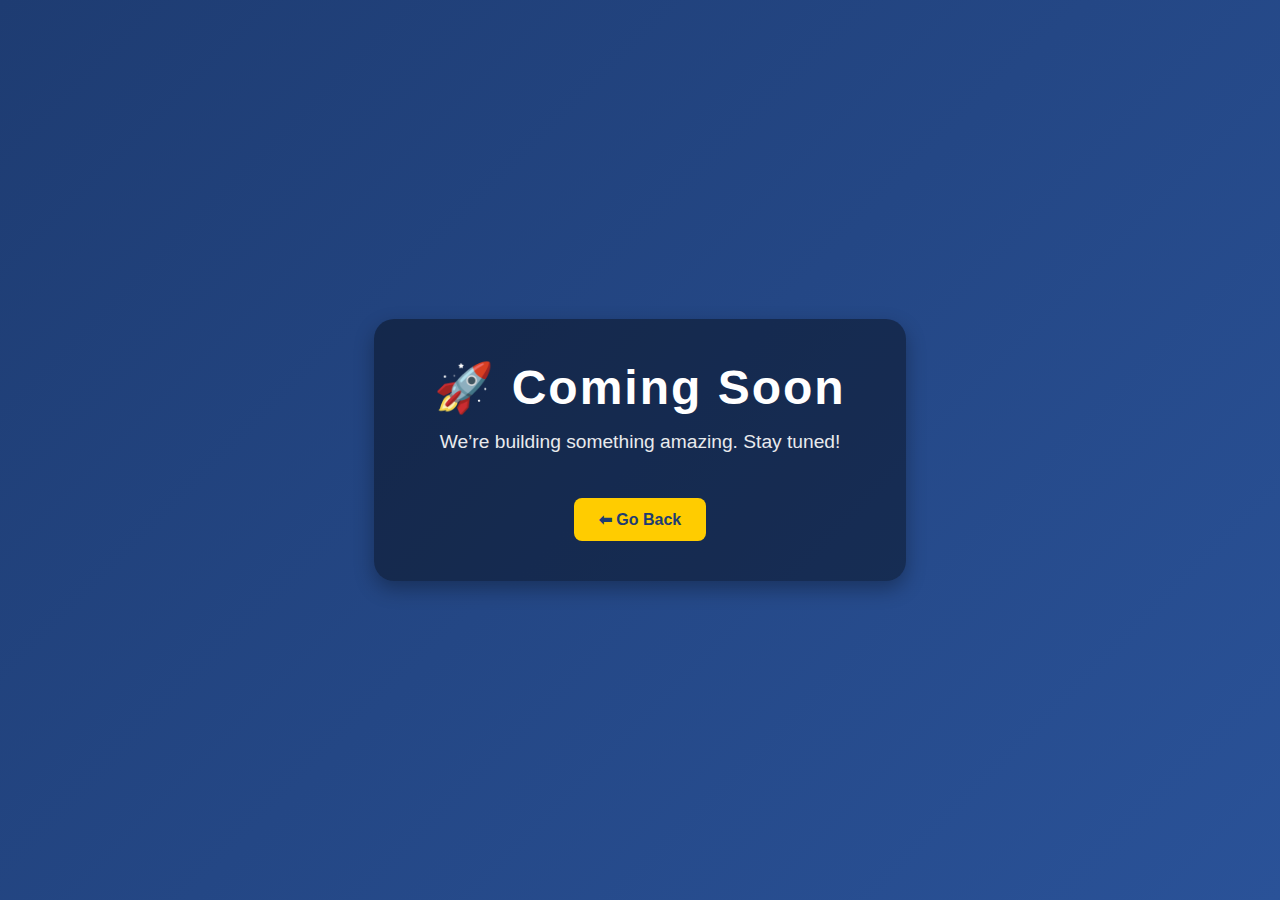
<file: docs/k2.html>
<!DOCTYPE html>
<html lang="en">
<head>
  <meta charset="UTF-8">
  <meta name="viewport" content="width=device-width, initial-scale=1.0">
  <title>Coming Soon</title>
  <style>
    body {
      margin: 0;
      height: 100vh;
      display: flex;
      justify-content: center;
      align-items: center;
      background: linear-gradient(135deg, #1e3c72 0%, #2a5298 100%);
      font-family: 'Segoe UI', Tahoma, Geneva, Verdana, sans-serif;
      color: white;
      text-align: center;
    }

    .banner {
      background: rgba(0, 0, 0, 0.4);
      padding: 40px 60px;
      border-radius: 20px;
      box-shadow: 0 8px 20px rgba(0,0,0,0.3);
      animation: fadeIn 2s ease-in-out;
    }

    .banner h1 {
      font-size: 3rem;
      margin: 0;
      letter-spacing: 2px;
    }

    .banner p {
      margin-top: 15px;
      font-size: 1.2rem;
      opacity: 0.9;
    }

    .banner button {
      margin-top: 25px;
      background: #ffcc00;
      color: #1e3c72;
      border: none;
      padding: 12px 25px;
      border-radius: 8px;
      font-size: 1rem;
      font-weight: 600;
      cursor: pointer;
      transition: all 0.3s ease;
    }

    .banner button:hover {
      background: #ffdb4d;
      transform: translateY(-2px);
      box-shadow: 0 6px 12px rgba(0,0,0,0.3);
    }

    @keyframes fadeIn {
      from { opacity: 0; transform: translateY(30px); }
      to { opacity: 1; transform: translateY(0); }
    }
  </style>
</head>
<body>
  <div class="banner">
    <h1>🚀 Coming Soon</h1>
    <p>We’re building something amazing. Stay tuned!</p>
    <button onclick="goBack()">⬅ Go Back</button>
  </div>

  <script>
    function goBack() {
      window.location.href = "index.html";
    }
  </script>
</body>
</html>
</file>
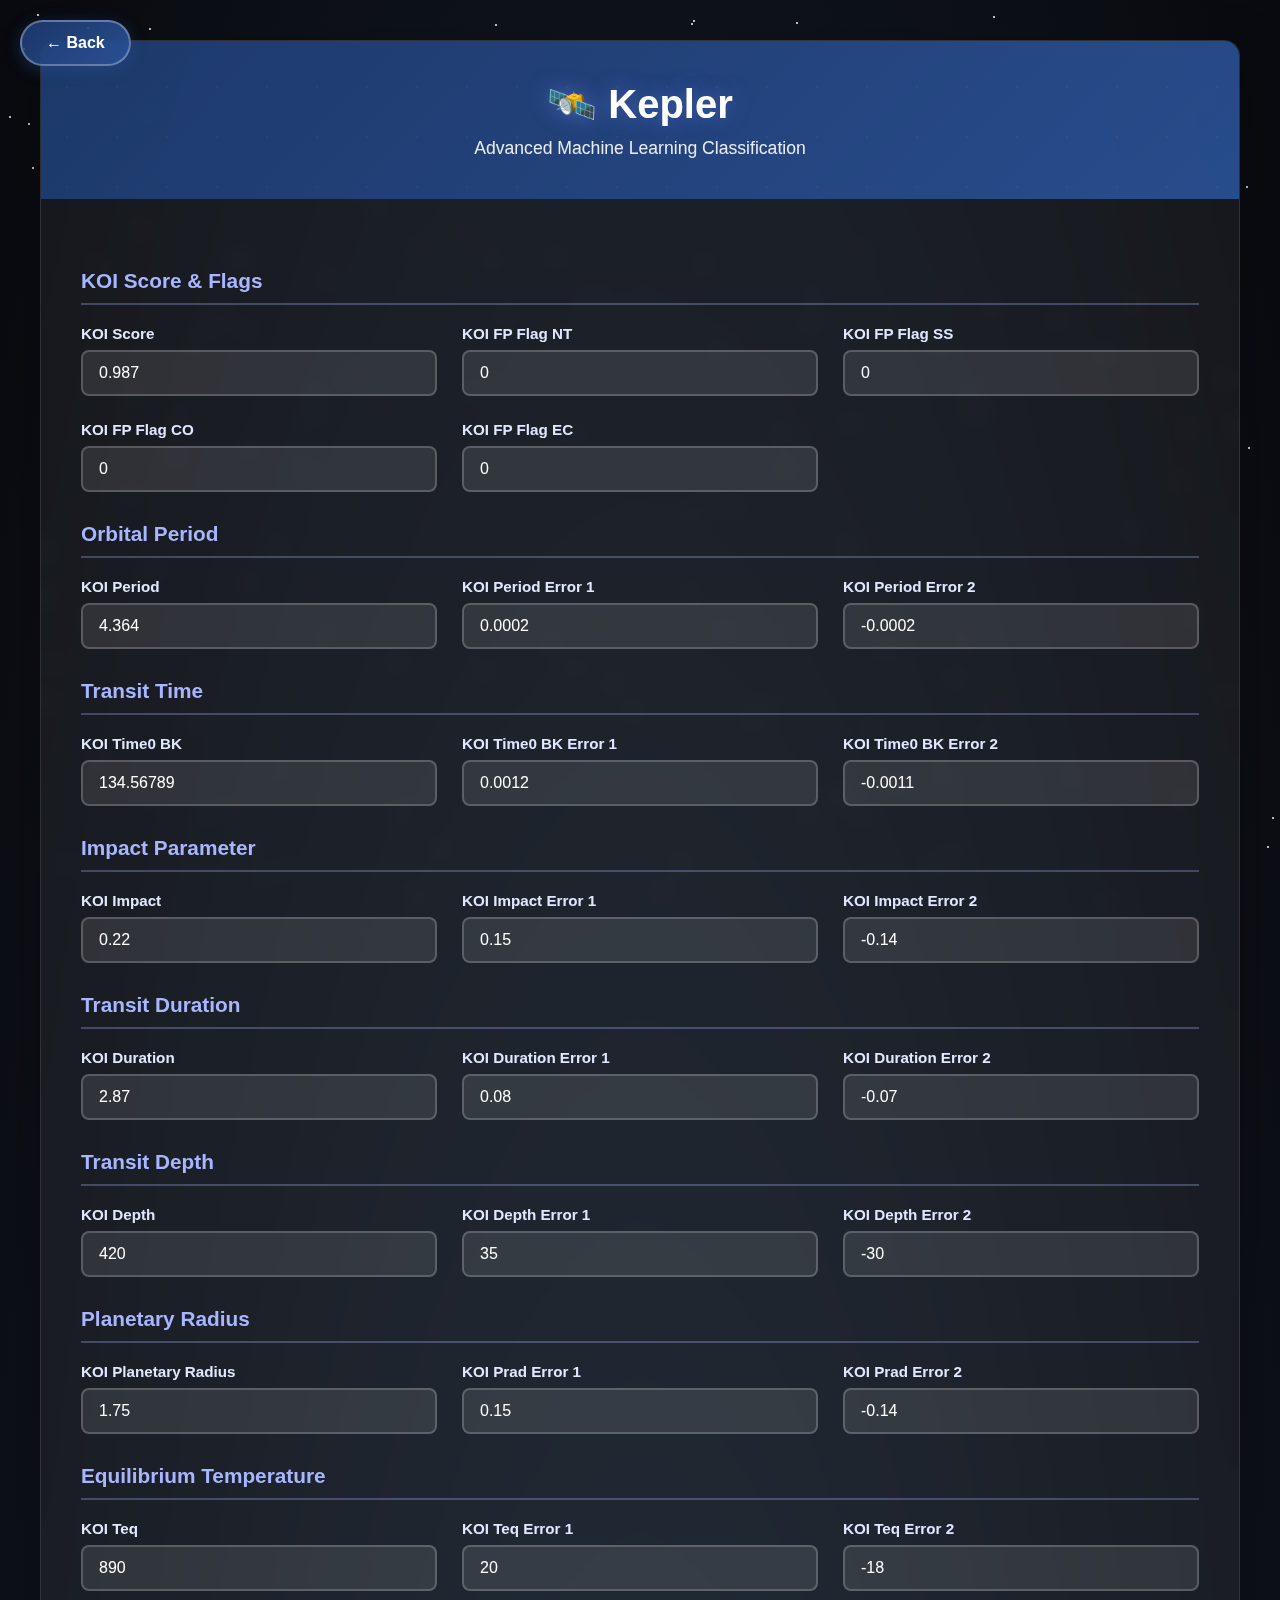
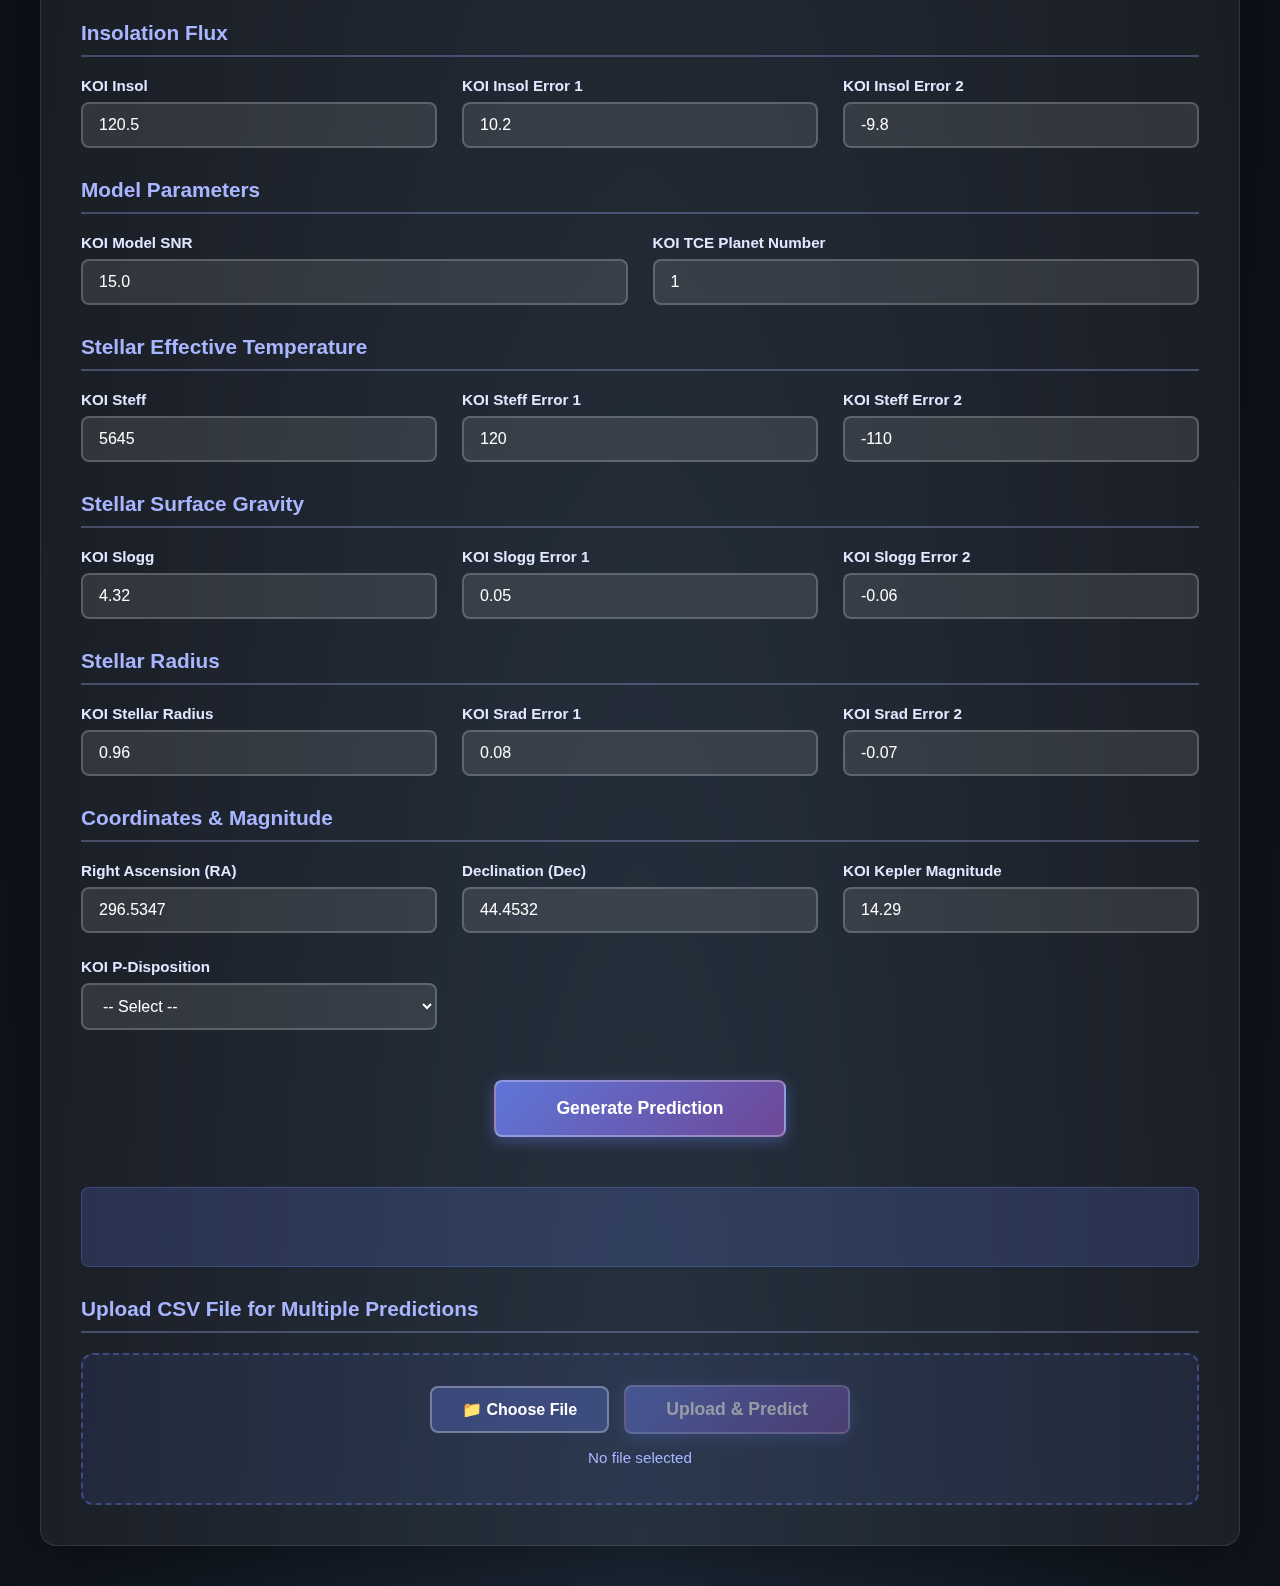
<file: docs/kepler.html>
<!DOCTYPE html>
<html lang="en">
<head>
    <meta charset="UTF-8">
    <meta name="viewport" content="width=device-width, initial-scale=1.0">
    <title>Kepler - Exoplanet Predictor</title>
    <link rel="icon" type="image/png" href="./img/Logo.png">
    <style>
        * {
            margin: 0;
            padding: 0;
            box-sizing: border-box;
        }

        body {
            font-family: 'Segoe UI', Tahoma, Geneva, Verdana, sans-serif;
            background: radial-gradient(ellipse at bottom, #1B2735 0%, #090A0F 100%);
            min-height: 100vh;
            padding: 40px 20px;
            position: relative;
            overflow-x: hidden;
        }

        .stars {
            position: fixed;
            top: 0;
            left: 0;
            width: 100%;
            height: 100%;
            pointer-events: none;
            z-index: 0;
        }

        .star {
            position: absolute;
            width: 2px;
            height: 2px;
            background: white;
            border-radius: 50%;
            animation: twinkle 3s infinite;
        }

        @keyframes twinkle {
            0%, 100% { opacity: 0.3; }
            50% { opacity: 1; }
        }

        .back-btn {
            position: fixed;
            top: 20px;
            left: 20px;
            background: linear-gradient(135deg, rgba(30, 60, 114, 0.9) 0%, rgba(42, 82, 152, 0.9) 100%);
            color: white;
            padding: 12px 24px;
            border: 2px solid rgba(255, 255, 255, 0.3);
            border-radius: 25px;
            font-size: 1em;
            font-weight: 600;
            cursor: pointer;
            transition: all 0.3s ease;
            box-shadow: 0 4px 15px rgba(42, 82, 152, 0.4);
            z-index: 1000;
            text-decoration: none;
            display: inline-block;
        }

        .back-btn:hover {
            transform: translateY(-2px);
            box-shadow: 0 6px 25px rgba(42, 82, 152, 0.6);
        }

        .container {
            max-width: 1200px;
            margin: 0 auto;
            background: rgba(255, 255, 255, 0.05);
            backdrop-filter: blur(10px);
            border-radius: 16px;
            box-shadow: 0 20px 60px rgba(0, 0, 0, 0.3);
            overflow: hidden;
            border: 1px solid rgba(255, 255, 255, 0.1);
            position: relative;
            z-index: 10;
        }

        .header {
            background: linear-gradient(135deg, rgba(30, 60, 114, 0.9) 0%, rgba(42, 82, 152, 0.9) 100%);
            color: white;
            padding: 40px;
            text-align: center;
            position: relative;
            overflow: hidden;
        }

        .header::before {
            content: '';
            position: absolute;
            top: -50%;
            left: -50%;
            width: 200%;
            height: 200%;
            background: radial-gradient(circle, rgba(255,255,255,0.1) 1px, transparent 1px);
            background-size: 50px 50px;
            animation: grid-move 20s linear infinite;
            opacity: 0.3;
        }

        @keyframes grid-move {
            0% { transform: translate(0, 0); }
            100% { transform: translate(50px, 50px); }
        }

        .header h1 {
            font-size: 2.5em;
            margin-bottom: 10px;
            font-weight: 600;
            position: relative;
            z-index: 1;
            text-shadow: 0 0 20px rgba(102, 126, 234, 0.5);
        }

        .header p {
            font-size: 1.1em;
            opacity: 0.9;
            position: relative;
            z-index: 1;
        }

        .form-container {
            padding: 40px;
        }

        .form-grid {
            display: grid;
            grid-template-columns: repeat(auto-fit, minmax(300px, 1fr));
            gap: 25px;
            margin-bottom: 30px;
        }

        .form-group {
            display: flex;
            flex-direction: column;
        }

        .form-group label {
            color: #e0e7ff;
            font-weight: 600;
            margin-bottom: 8px;
            font-size: 0.95em;
        }

        .form-group input,
        .form-group select {
            padding: 12px 16px;
            border: 2px solid rgba(255, 255, 255, 0.2);
            border-radius: 8px;
            font-size: 1em;
            transition: all 0.3s ease;
            background: rgba(255, 255, 255, 0.1);
            color: white;
        }

        .form-group input::placeholder {
            color: rgba(255, 255, 255, 0.5);
        }

        .form-group input:focus,
        .form-group select:focus {
            outline: none;
            border-color: #667eea;
            background: rgba(255, 255, 255, 0.15);
            box-shadow: 0 0 0 3px rgba(102, 126, 234, 0.2);
        }

        .form-group input:hover,
        .form-group select:hover {
            border-color: #667eea;
        }

        .form-group select option {
            background: #1e3c72;
            color: white;
        }

        .submit-container {
            text-align: center;
            padding: 20px 0;
        }

        button[type="submit"],
        .upload-btn {
            background: linear-gradient(135deg, rgba(102, 126, 234, 0.9) 0%, rgba(118, 75, 162, 0.9) 100%);
            color: white;
            padding: 16px 60px;
            border: 2px solid rgba(255, 255, 255, 0.3);
            border-radius: 8px;
            font-size: 1.1em;
            font-weight: 600;
            cursor: pointer;
            transition: all 0.3s ease;
            box-shadow: 0 4px 15px rgba(102, 126, 234, 0.4);
        }

        button[type="submit"]:hover,
        .upload-btn:hover {
            transform: translateY(-2px);
            box-shadow: 0 6px 20px rgba(102, 126, 234, 0.6);
        }

        button[type="submit"]:active,
        .upload-btn:active {
            transform: translateY(0);
        }

        button:disabled {
            opacity: 0.5;
            cursor: not-allowed;
            transform: none !important;
        }

        .result-container {
            margin-top: 30px;
            padding: 25px;
            background: rgba(102, 126, 234, 0.2);
            border: 1px solid rgba(102, 126, 234, 0.3);
            border-radius: 8px;
            text-align: center;
            min-height: 80px;
            display: flex;
            align-items: center;
            justify-content: center;
        }

        #result {
            color: #e0e7ff;
            font-size: 1.2em;
            font-weight: 600;
        }

        #result.success {
            color: #4ade80;
        }

        #result.error {
            color: #f87171;
        }

        #result:empty {
            display: none;
        }

        .loading {
            color: #a8b5ff;
            animation: pulse 1.5s ease-in-out infinite;
        }

        @keyframes pulse {
            0%, 100% { opacity: 1; }
            50% { opacity: 0.5; }
        }

        .section-title {
            color: #a8b5ff;
            font-size: 1.3em;
            font-weight: 600;
            margin: 30px 0 20px 0;
            padding-bottom: 10px;
            border-bottom: 2px solid rgba(168, 181, 255, 0.3);
        }

        .upload-section {
            background: rgba(102, 126, 234, 0.1);
            border: 2px dashed rgba(102, 126, 234, 0.4);
            border-radius: 12px;
            padding: 30px;
            text-align: center;
            margin-top: 20px;
            transition: all 0.3s ease;
        }

        .upload-section:hover {
            border-color: rgba(102, 126, 234, 0.6);
            background: rgba(102, 126, 234, 0.15);
        }

        .upload-section.dragging {
            border-color: #667eea;
            background: rgba(102, 126, 234, 0.25);
        }

        .upload-container {
            display: flex;
            gap: 15px;
            align-items: center;
            justify-content: center;
            flex-wrap: wrap;
        }

        .file-input-wrapper {
            position: relative;
            overflow: hidden;
            display: inline-block;
        }

        .file-input-wrapper input[type="file"] {
            position: absolute;
            left: -9999px;
        }

        .file-input-label {
            display: inline-block;
            padding: 12px 30px;
            background: rgba(102, 126, 234, 0.3);
            color: white;
            border: 2px solid rgba(255, 255, 255, 0.3);
            border-radius: 8px;
            cursor: pointer;
            transition: all 0.3s ease;
            font-weight: 600;
        }

        .file-input-label:hover {
            background: rgba(102, 126, 234, 0.5);
            transform: translateY(-2px);
        }

        .file-info {
            color: #a8b5ff;
            font-size: 0.95em;
            margin-top: 15px;
            min-height: 24px;
        }

        .upload-btn {
            padding: 12px 40px;
        }

        @media (max-width: 768px) {
            .header h1 {
                font-size: 1.8em;
            }

            .form-grid {
                grid-template-columns: 1fr;
            }

            .form-container {
                padding: 20px;
            }

            .back-btn {
                top: 10px;
                left: 10px;
                padding: 10px 20px;
                font-size: 0.9em;
            }
        }
    </style>
</head>
<body>
    <a href="index.html" class="back-btn">← Back</a>
    <div class="stars" id="stars"></div>

    <div class="container">
        <div class="header">
            <h1>🛰️ Kepler</h1>
            <p>Advanced Machine Learning Classification</p>
        </div>

        <div class="form-container">
            <form id="exoplanet-form">
                <h2 class="section-title">KOI Score & Flags</h2>
                <div class="form-grid">
                    <div class="form-group">
                        <label>KOI Score</label>
                        <input type="number" step="any" name="koi_score" value="0.987">
                    </div>
                    <div class="form-group">
                        <label>KOI FP Flag NT</label>
                        <input type="number" step="any" name="koi_fpflag_nt" value="0">
                    </div>
                    <div class="form-group">
                        <label>KOI FP Flag SS</label>
                        <input type="number" step="any" name="koi_fpflag_ss" value="0">
                    </div>
                    <div class="form-group">
                        <label>KOI FP Flag CO</label>
                        <input type="number" step="any" name="koi_fpflag_co" value="0">
                    </div>
                    <div class="form-group">
                        <label>KOI FP Flag EC</label>
                        <input type="number" step="any" name="koi_fpflag_ec" value="0">
                    </div>
                </div>

                <h2 class="section-title">Orbital Period</h2>
                <div class="form-grid">
                    <div class="form-group">
                        <label>KOI Period</label>
                        <input type="number" step="any" name="koi_period" value="4.364">
                    </div>
                    <div class="form-group">
                        <label>KOI Period Error 1</label>
                        <input type="number" step="any" name="koi_period_err1" value="0.0002">
                    </div>
                    <div class="form-group">
                        <label>KOI Period Error 2</label>
                        <input type="number" step="any" name="koi_period_err2" value="-0.0002">
                    </div>
                </div>

                <h2 class="section-title">Transit Time</h2>
                <div class="form-grid">
                    <div class="form-group">
                        <label>KOI Time0 BK</label>
                        <input type="number" step="any" name="koi_time0bk" value="134.56789">
                    </div>
                    <div class="form-group">
                        <label>KOI Time0 BK Error 1</label>
                        <input type="number" step="any" name="koi_time0bk_err1" value="0.0012">
                    </div>
                    <div class="form-group">
                        <label>KOI Time0 BK Error 2</label>
                        <input type="number" step="any" name="koi_time0bk_err2" value="-0.0011">
                    </div>
                </div>

                <h2 class="section-title">Impact Parameter</h2>
                <div class="form-grid">
                    <div class="form-group">
                        <label>KOI Impact</label>
                        <input type="number" step="any" name="koi_impact" value="0.22">
                    </div>
                    <div class="form-group">
                        <label>KOI Impact Error 1</label>
                        <input type="number" step="any" name="koi_impact_err1" value="0.15">
                    </div>
                    <div class="form-group">
                        <label>KOI Impact Error 2</label>
                        <input type="number" step="any" name="koi_impact_err2" value="-0.14">
                    </div>
                </div>

                <h2 class="section-title">Transit Duration</h2>
                <div class="form-grid">
                    <div class="form-group">
                        <label>KOI Duration</label>
                        <input type="number" step="any" name="koi_duration" value="2.87">
                    </div>
                    <div class="form-group">
                        <label>KOI Duration Error 1</label>
                        <input type="number" step="any" name="koi_duration_err1" value="0.08">
                    </div>
                    <div class="form-group">
                        <label>KOI Duration Error 2</label>
                        <input type="number" step="any" name="koi_duration_err2" value="-0.07">
                    </div>
                </div>

                <h2 class="section-title">Transit Depth</h2>
                <div class="form-grid">
                    <div class="form-group">
                        <label>KOI Depth</label>
                        <input type="number" step="any" name="koi_depth" value="420">
                    </div>
                    <div class="form-group">
                        <label>KOI Depth Error 1</label>
                        <input type="number" step="any" name="koi_depth_err1" value="35">
                    </div>
                    <div class="form-group">
                        <label>KOI Depth Error 2</label>
                        <input type="number" step="any" name="koi_depth_err2" value="-30">
                    </div>
                </div>

                <h2 class="section-title">Planetary Radius</h2>
                <div class="form-grid">
                    <div class="form-group">
                        <label>KOI Planetary Radius</label>
                        <input type="number" step="any" name="koi_prad" value="1.75">
                    </div>
                    <div class="form-group">
                        <label>KOI Prad Error 1</label>
                        <input type="number" step="any" name="koi_prad_err1" value="0.15">
                    </div>
                    <div class="form-group">
                        <label>KOI Prad Error 2</label>
                        <input type="number" step="any" name="koi_prad_err2" value="-0.14">
                    </div>
                </div>

                <h2 class="section-title">Equilibrium Temperature</h2>
                <div class="form-grid">
                    <div class="form-group">
                        <label>KOI Teq</label>
                        <input type="number" step="any" name="koi_teq" value="890">
                    </div>
                    <div class="form-group">
                        <label>KOI Teq Error 1</label>
                        <input type="number" step="any" name="koi_teq_err1" value="20">
                    </div>
                    <div class="form-group">
                        <label>KOI Teq Error 2</label>
                        <input type="number" step="any" name="koi_teq_err2" value="-18">
                    </div>
                </div>

                <h2 class="section-title">Insolation Flux</h2>
                <div class="form-grid">
                    <div class="form-group">
                        <label>KOI Insol</label>
                        <input type="number" step="any" name="koi_insol" value="120.5">
                    </div>
                    <div class="form-group">
                        <label>KOI Insol Error 1</label>
                        <input type="number" step="any" name="koi_insol_err1" value="10.2">
                    </div>
                    <div class="form-group">
                        <label>KOI Insol Error 2</label>
                        <input type="number" step="any" name="koi_insol_err2" value="-9.8">
                    </div>
                </div>

                <h2 class="section-title">Model Parameters</h2>
                <div class="form-grid">
                    <div class="form-group">
                        <label>KOI Model SNR</label>
                        <input type="number" step="any" name="koi_model_snr" value="15.0">
                    </div>
                    <div class="form-group">
                        <label>KOI TCE Planet Number</label>
                        <input type="number" step="any" name="koi_tce_plnt_num" value="1">
                    </div>
                </div>

                <h2 class="section-title">Stellar Effective Temperature</h2>
                <div class="form-grid">
                    <div class="form-group">
                        <label>KOI Steff</label>
                        <input type="number" step="any" name="koi_steff" value="5645">
                    </div>
                    <div class="form-group">
                        <label>KOI Steff Error 1</label>
                        <input type="number" step="any" name="koi_steff_err1" value="120">
                    </div>
                    <div class="form-group">
                        <label>KOI Steff Error 2</label>
                        <input type="number" step="any" name="koi_steff_err2" value="-110">
                    </div>
                </div>

                <h2 class="section-title">Stellar Surface Gravity</h2>
                <div class="form-grid">
                    <div class="form-group">
                        <label>KOI Slogg</label>
                        <input type="number" step="any" name="koi_slogg" value="4.32">
                    </div>
                    <div class="form-group">
                        <label>KOI Slogg Error 1</label>
                        <input type="number" step="any" name="koi_slogg_err1" value="0.05">
                    </div>
                    <div class="form-group">
                        <label>KOI Slogg Error 2</label>
                        <input type="number" step="any" name="koi_slogg_err2" value="-0.06">
                    </div>
                </div>

                <h2 class="section-title">Stellar Radius</h2>
                <div class="form-grid">
                    <div class="form-group">
                        <label>KOI Stellar Radius</label>
                        <input type="number" step="any" name="koi_srad" value="0.96">
                    </div>
                    <div class="form-group">
                        <label>KOI Srad Error 1</label>
                        <input type="number" step="any" name="koi_srad_err1" value="0.08">
                    </div>
                    <div class="form-group">
                        <label>KOI Srad Error 2</label>
                        <input type="number" step="any" name="koi_srad_err2" value="-0.07">
                    </div>
                </div>

                <h2 class="section-title">Coordinates & Magnitude</h2>
                <div class="form-grid">
                    <div class="form-group">
                        <label>Right Ascension (RA)</label>
                        <input type="number" step="any" name="ra" value="296.5347">
                    </div>
                    <div class="form-group">
                        <label>Declination (Dec)</label>
                        <input type="number" step="any" name="dec" value="44.4532">
                    </div>
                    <div class="form-group">
                        <label>KOI Kepler Magnitude</label>
                        <input type="number" step="any" name="koi_kepmag" value="14.29">
                    </div>
                    <div class="form-group">
                        <label>KOI P-Disposition</label>
                        <select name="koi_pdisposition">
                            <option value="">-- Select --</option>
                            <option value="CANDIDATE">CANDIDATE</option>
                            <option value="FALSE POSITIVE">FALSE POSITIVE</option>
                            <option value="CONFIRMED">CONFIRMED</option>
                        </select>
                    </div>
                </div>

                <div class="submit-container">
                    <button type="submit">Generate Prediction</button>
                </div>
                
                <div class="result-container">
                    <h3 id="result"></h3>
                </div>
            </form>

            <h2 class="section-title">Upload CSV File for Multiple Predictions</h2>
            <div class="upload-section" id="upload-section">
                <div class="upload-container">
                    <div class="file-input-wrapper">
                        <input type="file" id="file-input" accept=".csv,.json" />
                        <label for="file-input" class="file-input-label">📁 Choose File</label>
                    </div>
                    <button type="button" class="upload-btn" id="upload-btn" disabled>Upload & Predict</button>
                </div>
                <div class="file-info" id="file-info">No file selected</div>
            </div>
        </div>
    </div>

    <script>
        const API_URL = 'https://exoplanet-detection-3jqp.onrender.com';

        // Generate random stars
        const starsContainer = document.getElementById('stars');
        const numStars = 150;
        
        for (let i = 0; i < numStars; i++) {
            const star = document.createElement('div');
            star.className = 'star';
            star.style.left = Math.random() * 100 + '%';
            star.style.top = Math.random() * 100 + '%';
            star.style.animationDelay = Math.random() * 3 + 's';
            star.style.animationDuration = (Math.random() * 3 + 2) + 's';
            starsContainer.appendChild(star);
        }

        // Single prediction form
        document.getElementById('exoplanet-form').addEventListener('submit', async (e) => {
            e.preventDefault();
            
            const formData = new FormData(e.target);
            const data = {};
            
            formData.forEach((value, key) => {
                // Convert empty strings to null, otherwise parse as float
                if (value === '' || value === null) {
                    data[key] = null;
                } else {
                    const parsedValue = parseFloat(value);
                    data[key] = isNaN(parsedValue) ? value : parsedValue;
                }
            });
            
            const resultElement = document.getElementById('result');
            resultElement.className = 'loading';
            resultElement.textContent = 'Processing prediction...';
            
            try {
                const response = await fetch(`${API_URL}/predict`, {
                    method: 'POST',
                    headers: {
                        'Content-Type': 'application/json',
                    },
                    body: JSON.stringify({ user_input: data })
                });
                
                const result = await response.json();
                
                if (response.ok) {
                    resultElement.className = 'success';
                    resultElement.textContent = `Prediction: ${result.predicted_label}`;
                } else {
                    resultElement.className = 'error';
                    resultElement.textContent = `Error: ${result.error}`;
                }
            } catch (error) {
                resultElement.className = 'error';
                resultElement.textContent = `Error: ${error.message}`;
            }
        });

        // File upload handling
        const fileInput = document.getElementById('file-input');
        const fileInfo = document.getElementById('file-info');
        const uploadBtn = document.getElementById('upload-btn');
        const uploadSection = document.getElementById('upload-section');
        const resultElement = document.getElementById('result');
        
        let selectedFile = null;

        // File input change
        fileInput.addEventListener('change', (e) => {
            const file = e.target.files[0];
            if (file) {
                selectedFile = file;
                fileInfo.textContent = `Selected: ${file.name} (${(file.size / 1024).toFixed(2)} KB)`;
                uploadBtn.disabled = false;
            }
        });

        // Drag and drop
        uploadSection.addEventListener('dragover', (e) => {
            e.preventDefault();
            uploadSection.classList.add('dragging');
        });

        uploadSection.addEventListener('dragleave', () => {
            uploadSection.classList.remove('dragging');
        });

        uploadSection.addEventListener('drop', (e) => {
            e.preventDefault();
            uploadSection.classList.remove('dragging');
            
            const file = e.dataTransfer.files[0];
            if (file && (file.name.endsWith('.csv') || file.name.endsWith('.json'))) {
                selectedFile = file;
                fileInput.files = e.dataTransfer.files;
                fileInfo.textContent = `Selected: ${file.name} (${(file.size / 1024).toFixed(2)} KB)`;
                uploadBtn.disabled = false;
            } else {
                fileInfo.textContent = 'Please drop a valid CSV or JSON file';
            }
        });

        // Upload button click
        uploadBtn.addEventListener('click', async () => {
            if (!selectedFile) return;

            uploadBtn.disabled = true;
            resultElement.className = 'loading';
            resultElement.textContent = 'Processing predictions...';

            try {
                const formData = new FormData();
                formData.append('file', selectedFile);

                const response = await fetch(`${API_URL}/upload`, {
                    method: 'POST',
                    body: formData
                });

                if (response.ok) {
                    const blob = await response.blob();
                    const url = window.URL.createObjectURL(blob);
                    const a = document.createElement('a');
                    a.href = url;
                    a.download = `kepler_predictions_${Date.now()}.csv`;
                    document.body.appendChild(a);
                    a.click();
                    window.URL.revokeObjectURL(url);
                    document.body.removeChild(a);

                    resultElement.className = 'success';
                    resultElement.textContent = 'Predictions complete! CSV file downloaded.';
                    
                    fileInput.value = '';
                    selectedFile = null;
                    fileInfo.textContent = 'No file selected';
                    uploadBtn.disabled = true;
                } else {
                    const errorData = await response.json();
                    resultElement.className = 'error';
                    resultElement.textContent = `Error: ${errorData.error}`;
                    uploadBtn.disabled = false;
                }
            } catch (error) {
                resultElement.className = 'error';
                resultElement.textContent = `Error: ${error.message}`;
                uploadBtn.disabled = false;
            }
        });
    </script>
</body>
</html>
</file>
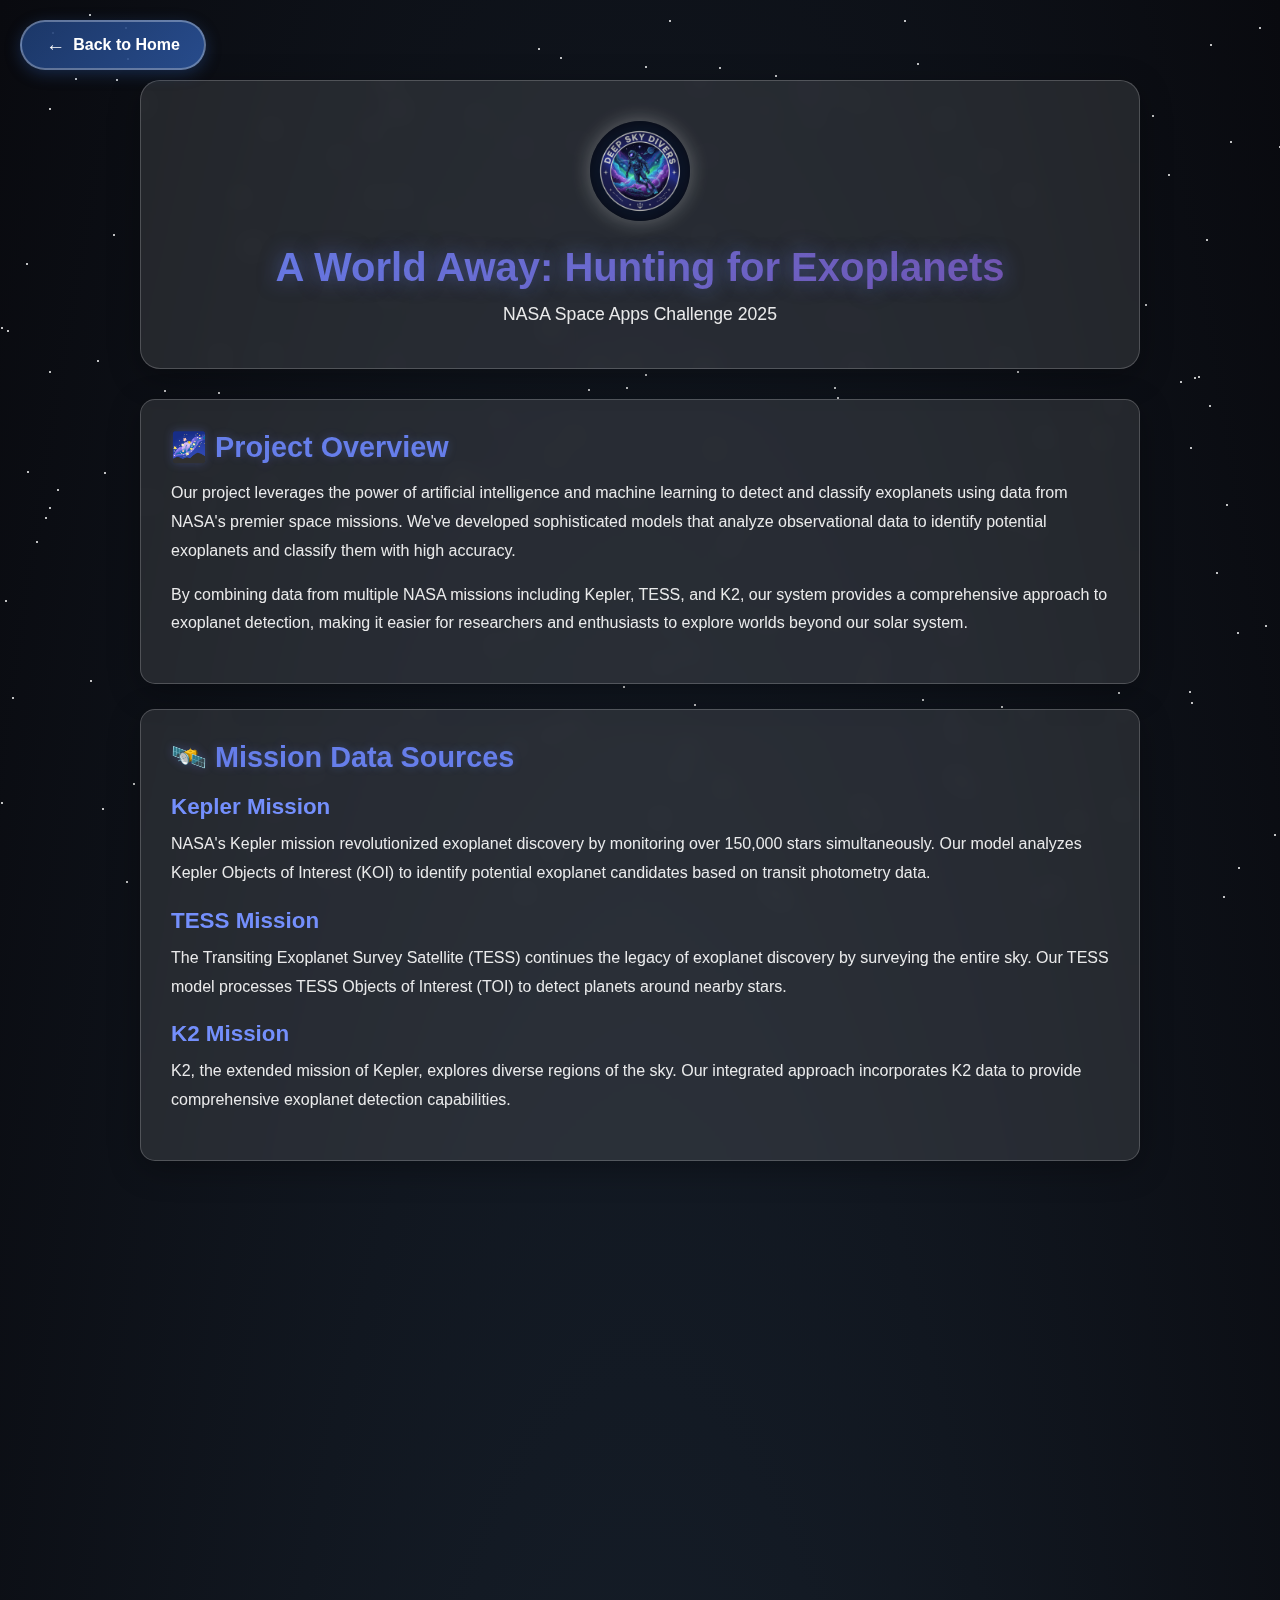
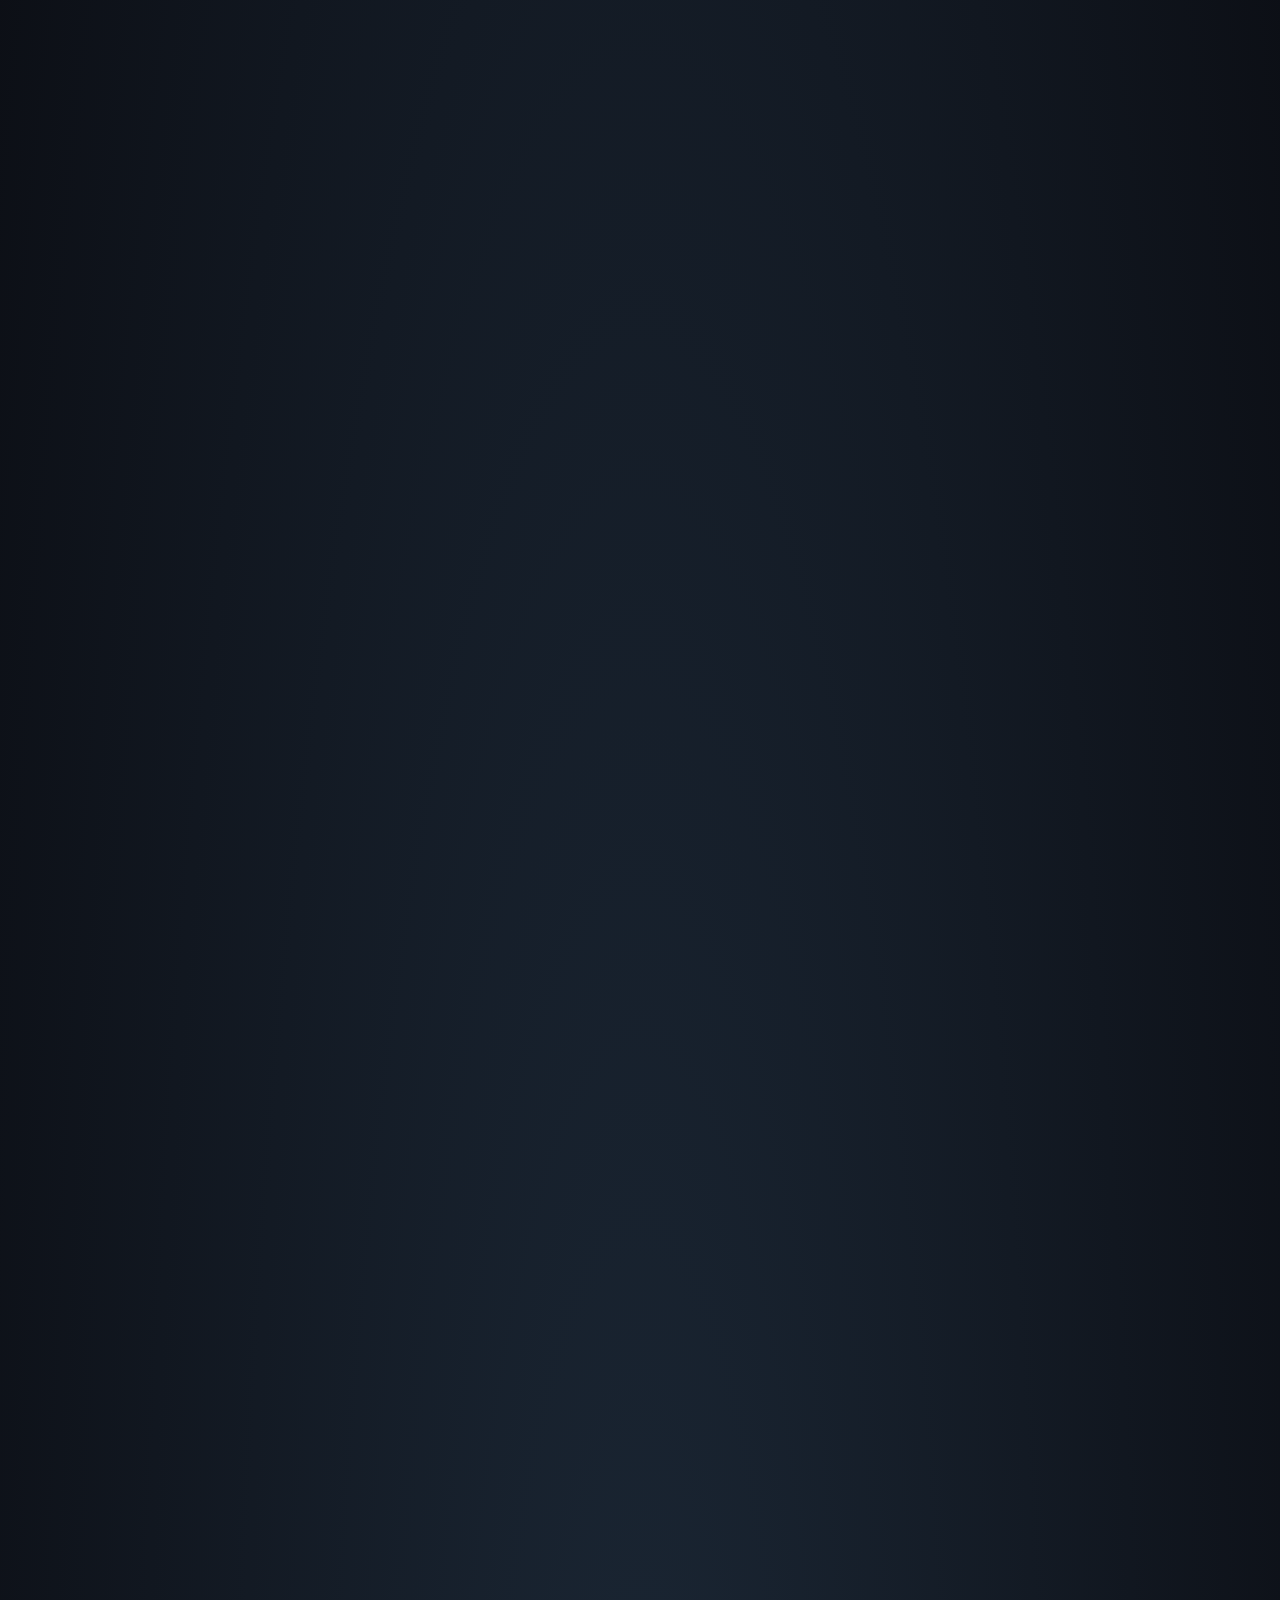
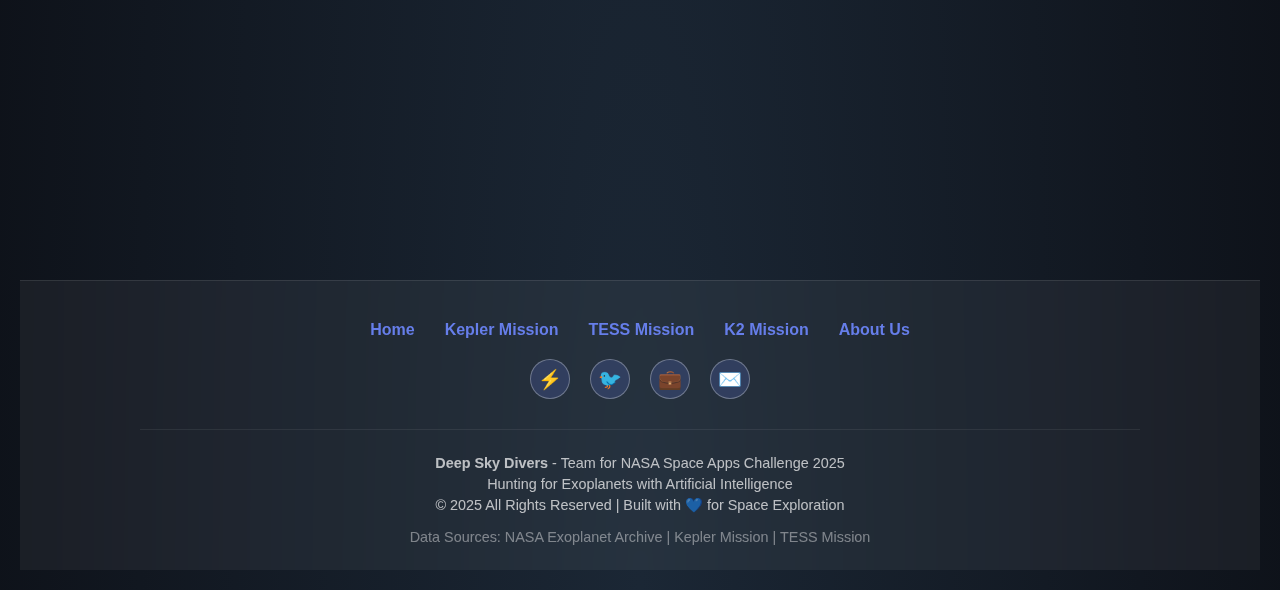
<file: docs/project-details.html>
<!DOCTYPE html>
<html lang="en">
<head>
  <meta charset="UTF-8">
  <meta name="viewport" content="width=device-width, initial-scale=1.0">
  <title>Project Details - A World Away</title>
  <link rel="icon" type="image/png" href="./img/Logo.png">
  <style>
    * {
      margin: 0;
      padding: 0;
      box-sizing: border-box;
    }

    body {
      font-family: 'Segoe UI', Tahoma, Geneva, Verdana, sans-serif;
      min-height: 100vh;
      padding: 80px 20px 20px;
      overflow-x: hidden;
      overflow-y: auto;
      position: relative;
      background: radial-gradient(ellipse at bottom, #1B2735 0%, #090A0F 100%);
      color: white;
    }

    /* Back to Home Button */
    .back-btn {
      position: fixed;
      top: 20px;
      left: 20px;
      background: linear-gradient(135deg, rgba(30, 60, 114, 0.9) 0%, rgba(42, 82, 152, 0.9) 100%);
      color: white;
      padding: 12px 24px;
      border: 2px solid rgba(255, 255, 255, 0.3);
      border-radius: 25px;
      font-size: 1em;
      font-weight: 600;
      cursor: pointer;
      transition: all 0.3s ease;
      box-shadow: 0 4px 15px rgba(42, 82, 152, 0.4);
      z-index: 1000;
      text-decoration: none;
      display: inline-flex;
      align-items: center;
      gap: 8px;
    }

    .back-btn:hover {
      transform: translateY(-2px);
      box-shadow: 0 6px 25px rgba(42, 82, 152, 0.6);
      border-color: rgba(255, 255, 255, 0.5);
    }

    .back-btn::before {
      content: '←';
      font-size: 1.2em;
    }

    /* Animated stars background */
    .stars {
      position: fixed;
      top: 0;
      left: 0;
      width: 100%;
      height: 100%;
      pointer-events: none;
      z-index: 0;
    }

    .star {
      position: absolute;
      width: 2px;
      height: 2px;
      background: white;
      border-radius: 50%;
      animation: twinkle 3s infinite;
    }

    @keyframes twinkle {
      0%, 100% { opacity: 0.3; }
      50% { opacity: 1; }
    }

    /* Main container */
    .container {
      max-width: 1000px;
      margin: 0 auto 20px;
      position: relative;
      z-index: 10;
    }

    /* Header section */
    .header {
      text-align: center;
      padding: 40px 20px;
      background: rgba(255, 255, 255, 0.1);
      backdrop-filter: blur(10px);
      border-radius: 20px;
      box-shadow: 0 8px 32px rgba(0, 0, 0, 0.3);
      border: 1px solid rgba(255, 255, 255, 0.2);
      margin-bottom: 30px;
      animation: fadeIn 1s ease-out;
    }

    @keyframes fadeIn {
      from {
        opacity: 0;
        transform: translateY(-20px);
      }
      to {
        opacity: 1;
        transform: translateY(0);
      }
    }

    .header img {
      width: 100px;
      height: 100px;
      border-radius: 50%;
      margin-bottom: 20px;
      box-shadow: 0 0 20px rgba(255, 255, 255, 0.3);
    }

    .header h1 {
      font-size: 2.5em;
      margin-bottom: 10px;
      text-shadow: 0 0 20px rgba(102, 126, 234, 0.5);
      background: linear-gradient(135deg, #667eea 0%, #764ba2 100%);
      -webkit-background-clip: text;
      -webkit-text-fill-color: transparent;
      background-clip: text;
    }

    .header p {
      font-size: 1.1em;
      opacity: 0.9;
      line-height: 1.6;
    }

    /* Content sections */
    .content-section {
      background: rgba(255, 255, 255, 0.1);
      backdrop-filter: blur(10px);
      border-radius: 15px;
      padding: 30px;
      margin-bottom: 25px;
      border: 1px solid rgba(255, 255, 255, 0.2);
      box-shadow: 0 8px 32px rgba(0, 0, 0, 0.3);
      animation: slideIn 0.8s ease-out;
    }

    @keyframes slideIn {
      from {
        opacity: 0;
        transform: translateX(-20px);
      }
      to {
        opacity: 1;
        transform: translateX(0);
      }
    }

    .content-section h2 {
      font-size: 1.8em;
      margin-bottom: 15px;
      color: #667eea;
      text-shadow: 0 0 10px rgba(102, 126, 234, 0.3);
    }

    .content-section h3 {
      font-size: 1.4em;
      margin-top: 20px;
      margin-bottom: 10px;
      color: #748ffc;
    }

    .content-section p {
      line-height: 1.8;
      margin-bottom: 15px;
      opacity: 0.9;
    }

    .content-section ul {
      margin-left: 20px;
      margin-bottom: 15px;
    }

    .content-section li {
      line-height: 1.8;
      margin-bottom: 10px;
      opacity: 0.9;
    }

    /* Feature grid */
    .features-grid {
      display: grid;
      grid-template-columns: repeat(auto-fit, minmax(250px, 1fr));
      gap: 20px;
      margin-top: 20px;
    }

    .feature-card {
      background: rgba(102, 126, 234, 0.1);
      padding: 20px;
      border-radius: 10px;
      border: 1px solid rgba(255, 255, 255, 0.2);
      transition: all 0.3s ease;
    }

    .feature-card:hover {
      background: rgba(102, 126, 234, 0.2);
      transform: translateY(-5px);
      box-shadow: 0 8px 20px rgba(102, 126, 234, 0.3);
    }

    .feature-card h4 {
      font-size: 1.2em;
      margin-bottom: 10px;
      color: #51cf66;
    }

    .feature-card p {
      font-size: 0.95em;
      line-height: 1.6;
    }

    /* Tech stack */
    .tech-stack {
      display: flex;
      flex-wrap: wrap;
      gap: 10px;
      margin-top: 15px;
    }

    .tech-badge {
      background: linear-gradient(135deg, rgba(30, 60, 114, 0.8) 0%, rgba(42, 82, 152, 0.8) 100%);
      padding: 8px 16px;
      border-radius: 20px;
      font-size: 0.9em;
      border: 1px solid rgba(255, 255, 255, 0.3);
      transition: all 0.3s ease;
    }

    .tech-badge:hover {
      transform: scale(1.05);
      box-shadow: 0 4px 15px rgba(102, 126, 234, 0.4);
    }

    /* Stats section */
    .stats-container {
      display: grid;
      grid-template-columns: repeat(auto-fit, minmax(200px, 1fr));
      gap: 20px;
      margin-top: 20px;
    }

    .stat-box {
      text-align: center;
      padding: 25px;
      background: rgba(102, 126, 234, 0.15);
      border-radius: 10px;
      border: 1px solid rgba(255, 255, 255, 0.2);
    }

    .stat-box .number {
      font-size: 2.5em;
      font-weight: bold;
      color: #51cf66;
      text-shadow: 0 0 15px rgba(81, 207, 102, 0.5);
    }

    .stat-box .label {
      font-size: 1em;
      opacity: 0.8;
      margin-top: 10px;
    }

    /* Footer */
    .footer {
      background: rgba(255, 255, 255, 0.05);
      backdrop-filter: blur(10px);
      border-top: 1px solid rgba(255, 255, 255, 0.1);
      padding: 40px 20px 20px;
      margin-top: 50px;
      text-align: center;
    }

    .footer-content {
      max-width: 1000px;
      margin: 0 auto;
    }

    .footer-links {
      display: flex;
      justify-content: center;
      gap: 30px;
      margin-bottom: 20px;
      flex-wrap: wrap;
    }

    .footer-links a {
      color: #667eea;
      text-decoration: none;
      font-weight: 600;
      transition: all 0.3s ease;
    }

    .footer-links a:hover {
      color: #748ffc;
      text-shadow: 0 0 10px rgba(102, 126, 234, 0.5);
    }

    .footer-social {
      display: flex;
      justify-content: center;
      gap: 20px;
      margin: 20px 0;
    }

    .social-icon {
      width: 40px;
      height: 40px;
      background: rgba(102, 126, 234, 0.2);
      border-radius: 50%;
      display: flex;
      align-items: center;
      justify-content: center;
      border: 1px solid rgba(255, 255, 255, 0.3);
      transition: all 0.3s ease;
      text-decoration: none;
      color: white;
      font-size: 1.2em;
    }

    .social-icon:hover {
      background: rgba(102, 126, 234, 0.4);
      transform: translateY(-3px);
      box-shadow: 0 5px 15px rgba(102, 126, 234, 0.4);
    }

    .footer-bottom {
      margin-top: 30px;
      padding-top: 20px;
      border-top: 1px solid rgba(255, 255, 255, 0.1);
      opacity: 0.7;
      font-size: 0.9em;
    }

    .footer-bottom p {
      margin: 5px 0;
    }

    /* Responsive design */
    @media (max-width: 768px) {
      body {
        padding: 90px 15px 15px;
      }

      .back-btn {
        top: 10px;
        left: 10px;
        padding: 8px 16px;
        font-size: 0.9em;
      }

      .header h1 {
        font-size: 2em;
      }

      .header img {
        width: 80px;
        height: 80px;
      }

      .content-section {
        padding: 20px;
      }

      .content-section h2 {
        font-size: 1.5em;
      }

      .content-section h3 {
        font-size: 1.2em;
      }

      .features-grid {
        grid-template-columns: 1fr;
      }

      .stats-container {
        grid-template-columns: 1fr;
      }

      .footer-links {
        flex-direction: column;
        gap: 15px;
      }

      .stat-box .number {
        font-size: 2em;
      }
    }

    @media (max-width: 480px) {
      .header h1 {
        font-size: 1.6em;
      }

      .content-section h2 {
        font-size: 1.3em;
      }

      .back-btn {
        padding: 6px 12px;
        font-size: 0.85em;
      }
    }
  </style>
</head>
<body>
  <!-- Back to Home Button -->
  <a href="index.html" class="back-btn">Back to Home</a>

  <!-- Animated stars -->
  <div class="stars" id="stars"></div>

  <div class="container">
    <!-- Header -->
    <div class="header">
      <img src="./img/Logo.png" alt="Deep Sky Divers Logo">
      <h1>A World Away: Hunting for Exoplanets</h1>
      <p>NASA Space Apps Challenge 2025</p>
    </div>

    <!-- Overview Section -->
    <div class="content-section">
      <h2>🌌 Project Overview</h2>
      <p>
        Our project leverages the power of artificial intelligence and machine learning to detect and classify exoplanets using data from NASA's premier space missions. We've developed sophisticated models that analyze observational data to identify potential exoplanets and classify them with high accuracy.
      </p>
      <p>
        By combining data from multiple NASA missions including Kepler, TESS, and K2, our system provides a comprehensive approach to exoplanet detection, making it easier for researchers and enthusiasts to explore worlds beyond our solar system.
      </p>
    </div>

    <!-- Mission Data Section -->
    <div class="content-section">
      <h2>🛰️ Mission Data Sources</h2>
      
      <h3>Kepler Mission</h3>
      <p>
        NASA's Kepler mission revolutionized exoplanet discovery by monitoring over 150,000 stars simultaneously. Our model analyzes Kepler Objects of Interest (KOI) to identify potential exoplanet candidates based on transit photometry data.
      </p>
      
      <h3>TESS Mission</h3>
      <p>
        The Transiting Exoplanet Survey Satellite (TESS) continues the legacy of exoplanet discovery by surveying the entire sky. Our TESS model processes TESS Objects of Interest (TOI) to detect planets around nearby stars.
      </p>
      
      <h3>K2 Mission</h3>
      <p>
        K2, the extended mission of Kepler, explores diverse regions of the sky. Our integrated approach incorporates K2 data to provide comprehensive exoplanet detection capabilities.
      </p>
    </div>

    <!-- Features Section -->
    <div class="content-section">
      <h2>✨ Key Features</h2>
      <div class="features-grid">
        <div class="feature-card">
          <h4>🤖 AI-Powered Detection</h4>
          <p>Advanced Random Forest algorithms trained on real NASA mission data for accurate exoplanet classification.</p>
        </div>
        <div class="feature-card">
          <h4>📊 Batch Processing</h4>
          <p>Upload CSV or JSON files to process multiple observations simultaneously with instant results.</p>
        </div>
        <div class="feature-card">
          <h4>🎯 High Accuracy</h4>
          <p>Our models achieve exceptional accuracy in distinguishing between confirmed planets, candidates, and false positives.</p>
        </div>
        <div class="feature-card">
          <h4>🔄 Real-time Predictions</h4>
          <p>Get instant predictions through our RESTful API with single observation inputs.</p>
        </div>
        <div class="feature-card">
          <h4>📈 Robust Preprocessing</h4>
          <p>Automated data cleaning, scaling, and handling of missing values for reliable results.</p>
        </div>
        <div class="feature-card">
          <h4>💾 Export Results</h4>
          <p>Download your predictions as CSV files for further analysis and documentation.</p>
        </div>
      </div>
    </div>

    <!-- Technology Stack -->
    <div class="content-section">
      <h2>🛠️ Technology Stack</h2>
      <p>Our project is built using cutting-edge technologies and frameworks:</p>
      <div class="tech-stack">
        <span class="tech-badge">Python 3.13</span>
        <span class="tech-badge">Flask</span>
        <span class="tech-badge">scikit-learn</span>
        <span class="tech-badge">pandas</span>
        <span class="tech-badge">NumPy</span>
        <span class="tech-badge">Random Forest</span>
        <span class="tech-badge">RobustScaler</span>
        <span class="tech-badge">RESTful API</span>
        <span class="tech-badge">joblib</span>
        <span class="tech-badge">Flask-CORS</span>
      </div>
    </div>

    <!-- Model Performance -->
    <div class="content-section">
      <h2>📊 Model Performance</h2>
      <div class="stats-container">
        <div class="stat-box">
          <div class="number">100+</div>
          <div class="label">Decision Trees</div>
        </div>
        <div class="stat-box">
          <div class="number">200+</div>
          <div class="label">TESS Estimators</div>
        </div>
        <div class="stat-box">
          <div class="number">3</div>
          <div class="label">Classification Categories</div>
        </div>
        <div class="stat-box">
          <div class="number">2</div>
          <div class="label">NASA Missions</div>
        </div>
      </div>
    </div>

    <!-- How It Works -->
    <div class="content-section">
      <h2>🔬 How It Works</h2>
      <h3>1. Data Collection</h3>
      <p>We source observational data from NASA's Kepler and TESS missions, including transit parameters, stellar properties, and planetary characteristics.</p>
      
      <h3>2. Preprocessing</h3>
      <p>Our system automatically handles missing values, converts categorical variables, removes outliers, and applies robust scaling to prepare data for analysis.</p>
      
      <h3>3. Machine Learning Classification</h3>
      <p>Random Forest classifiers analyze the preprocessed data to classify observations into three categories:</p>
      <ul>
        <li><strong>CONFIRMED</strong> - Validated exoplanets</li>
        <li><strong>CANDIDATE</strong> - Potential exoplanets requiring further study</li>
        <li><strong>FALSE POSITIVE</strong> - Signals that are not exoplanets</li>
      </ul>
      
      <h3>4. Results & Export</h3>
      <p>Users receive instant predictions with classification labels and can export results for documentation and further analysis.</p>
    </div>

    <!-- Challenge Info -->
    <div class="content-section">
      <h2>🏆 NASA Space Apps Challenge 2025</h2>
      <p>
        This project was developed for the NASA Space Apps Challenge 2025, an international hackathon where teams worldwide collaborate to solve challenges using NASA's open data.
      </p>
      <p>
        Our goal is to make exoplanet detection more accessible and efficient, empowering researchers, educators, and space enthusiasts to explore the cosmos and discover worlds beyond our own.
      </p>
    </div>

    <!-- Team Section -->
    <div class="content-section">
      <h2>👥 Team: Deep Sky Divers</h2>
      <p>
        We are a passionate team of developers, data scientists, and space enthusiasts dedicated to advancing exoplanet research through innovative technology solutions.
      </p>
      <p>
        Our interdisciplinary approach combines expertise in machine learning, astronomy, and software engineering to create tools that push the boundaries of space exploration.
      </p>
    </div>
  </div>

  <!-- Footer -->
  <footer class="footer">
    <div class="footer-content">
      <div class="footer-links">
        <a href="index.html">Home</a>
        <a href="kepler.html">Kepler Mission</a>
        <a href="tess.html">TESS Mission</a>
        <a href="k2.html">K2 Mission</a>
        <a href="about.html">About Us</a>
      </div>

      <div class="footer-social">
        <a href="#" class="social-icon" title="GitHub">
          <span>⚡</span>
        </a>
        <a href="#" class="social-icon" title="Twitter">
          <span>🐦</span>
        </a>
        <a href="#" class="social-icon" title="LinkedIn">
          <span>💼</span>
        </a>
        <a href="#" class="social-icon" title="Email">
          <span>✉️</span>
        </a>
      </div>

      <div class="footer-bottom">
        <p><strong>Deep Sky Divers</strong> - Team for NASA Space Apps Challenge 2025</p>
        <p>Hunting for Exoplanets with Artificial Intelligence</p>
        <p>&copy; 2025 All Rights Reserved | Built with 💙 for Space Exploration</p>
        <p style="margin-top: 15px; opacity: 0.6;">
          Data Sources: NASA Exoplanet Archive | Kepler Mission | TESS Mission
        </p>
      </div>
    </div>
  </footer>

  <script>
    // Generate random stars
    const starsContainer = document.getElementById('stars');
    const numStars = 200;
    
    for (let i = 0; i < numStars; i++) {
      const star = document.createElement('div');
      star.className = 'star';
      star.style.left = Math.random() * 100 + '%';
      star.style.top = Math.random() * 100 + '%';
      star.style.animationDelay = Math.random() * 3 + 's';
      star.style.animationDuration = (Math.random() * 3 + 2) + 's';
      starsContainer.appendChild(star);
    }

    // Smooth scroll for anchor links
    document.querySelectorAll('a[href^="#"]').forEach(anchor => {
      anchor.addEventListener('click', function (e) {
        e.preventDefault();
        const target = document.querySelector(this.getAttribute('href'));
        if (target) {
          target.scrollIntoView({
            behavior: 'smooth',
            block: 'start'
          });
        }
      });
    });

    // Add animation on scroll
    const observerOptions = {
      threshold: 0.1,
      rootMargin: '0px 0px -50px 0px'
    };

    const observer = new IntersectionObserver((entries) => {
      entries.forEach(entry => {
        if (entry.isIntersecting) {
          entry.target.style.opacity = '1';
          entry.target.style.transform = 'translateY(0)';
        }
      });
    }, observerOptions);

    document.querySelectorAll('.content-section').forEach(section => {
      section.style.opacity = '0';
      section.style.transform = 'translateY(20px)';
      section.style.transition = 'opacity 0.6s ease, transform 0.6s ease';
      observer.observe(section);
    });
  </script>
</body>
</html>
</file>
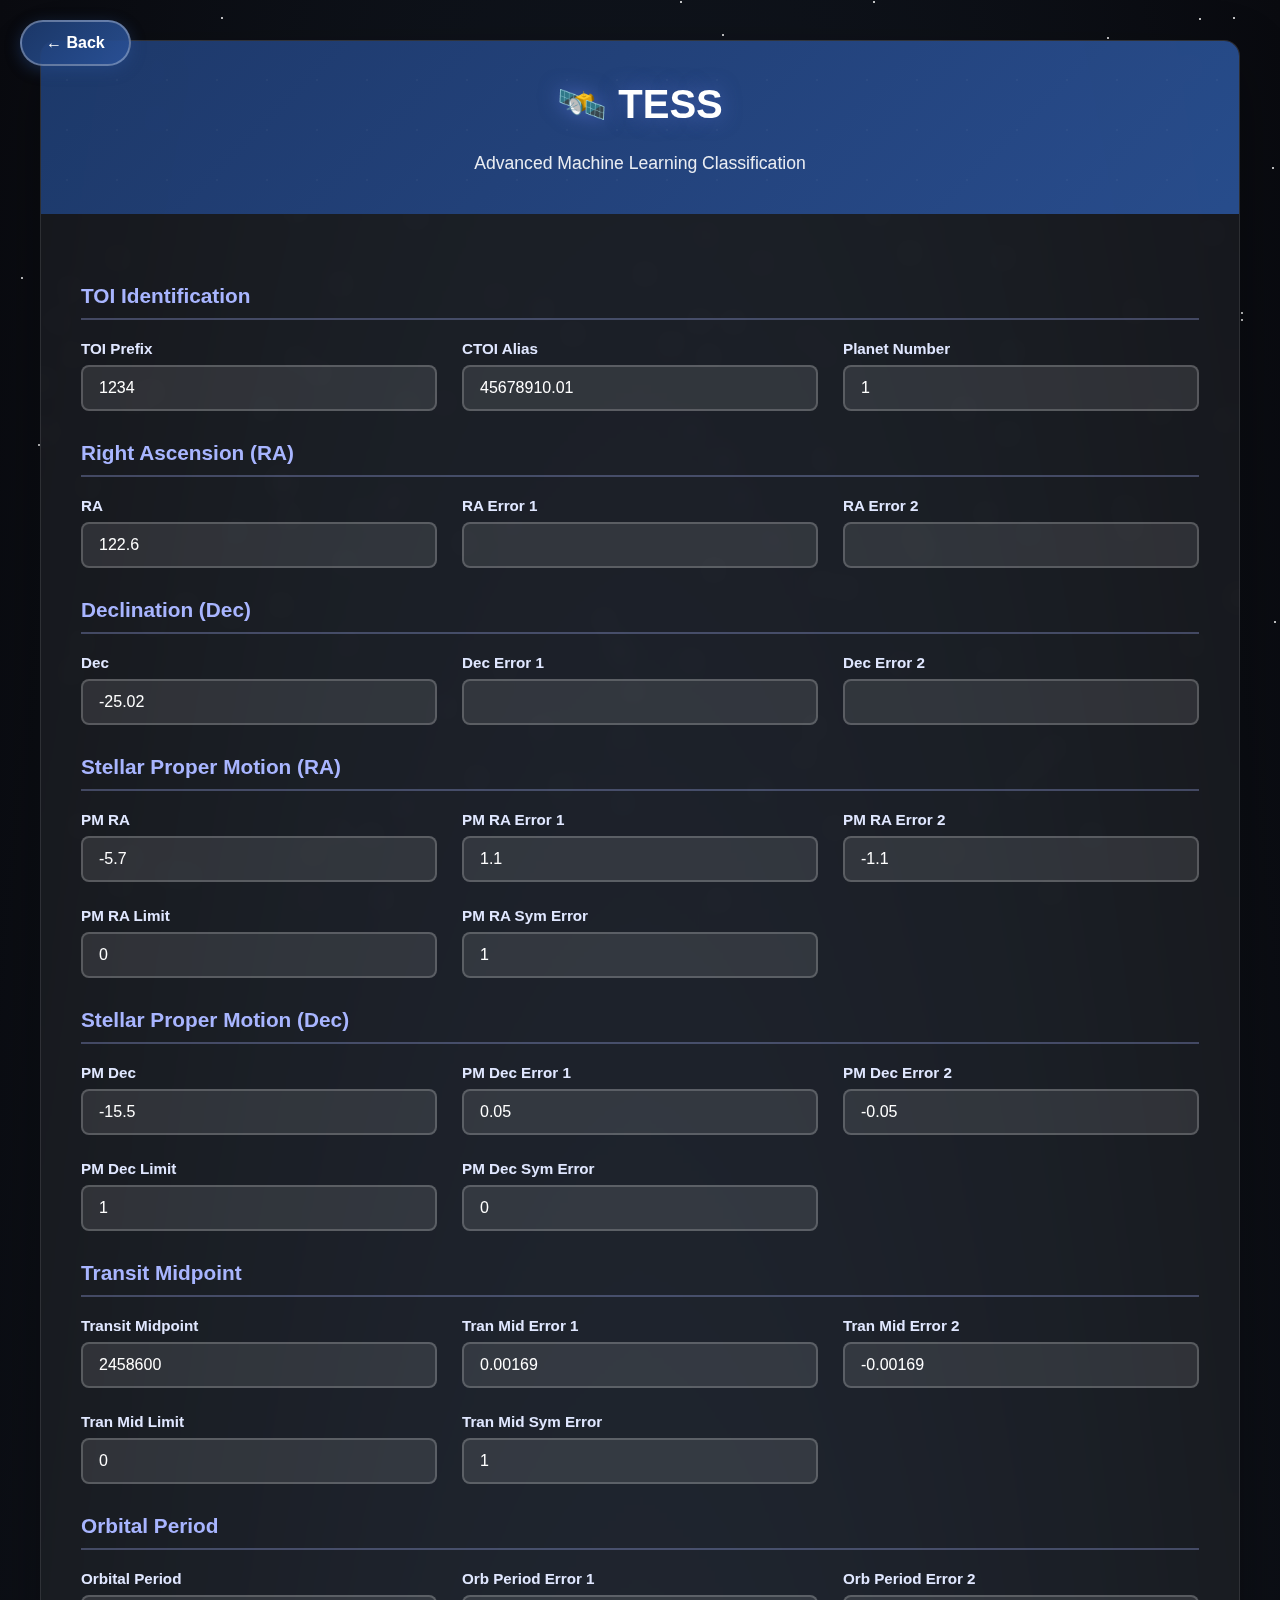
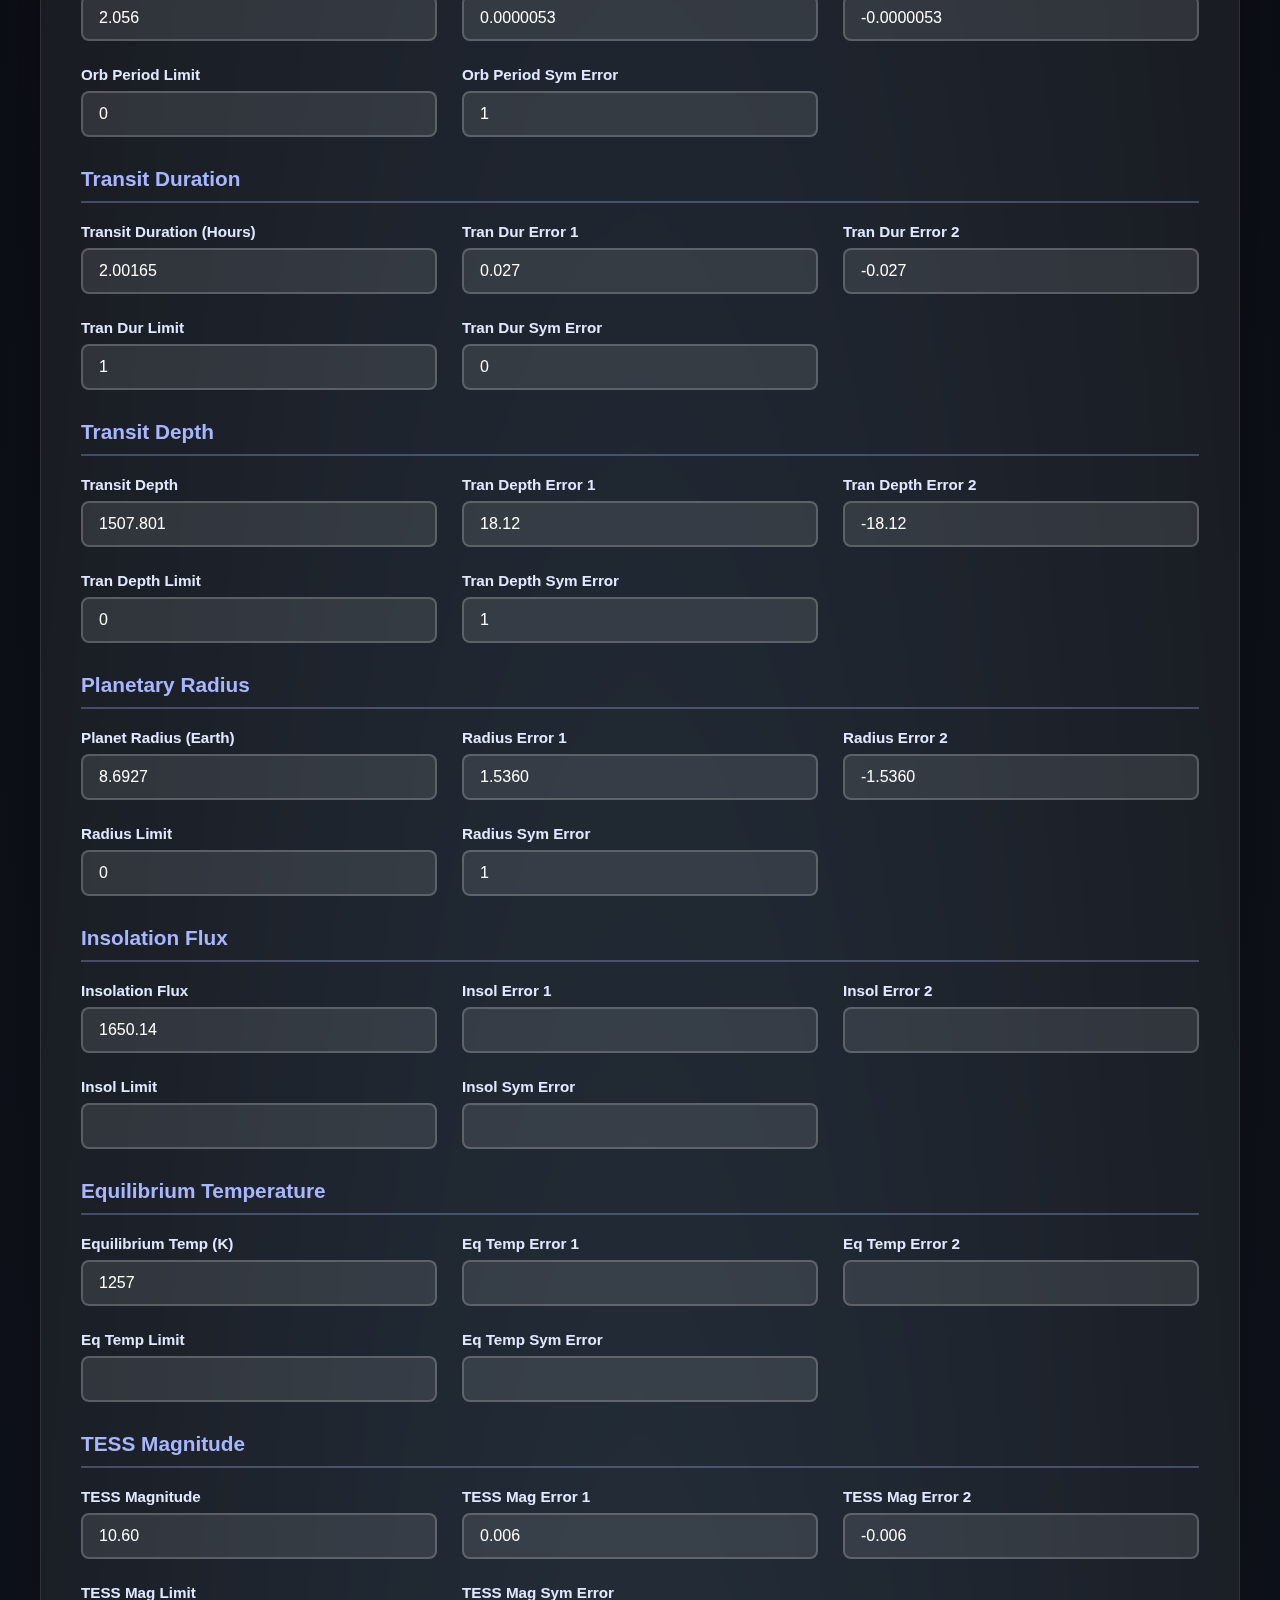
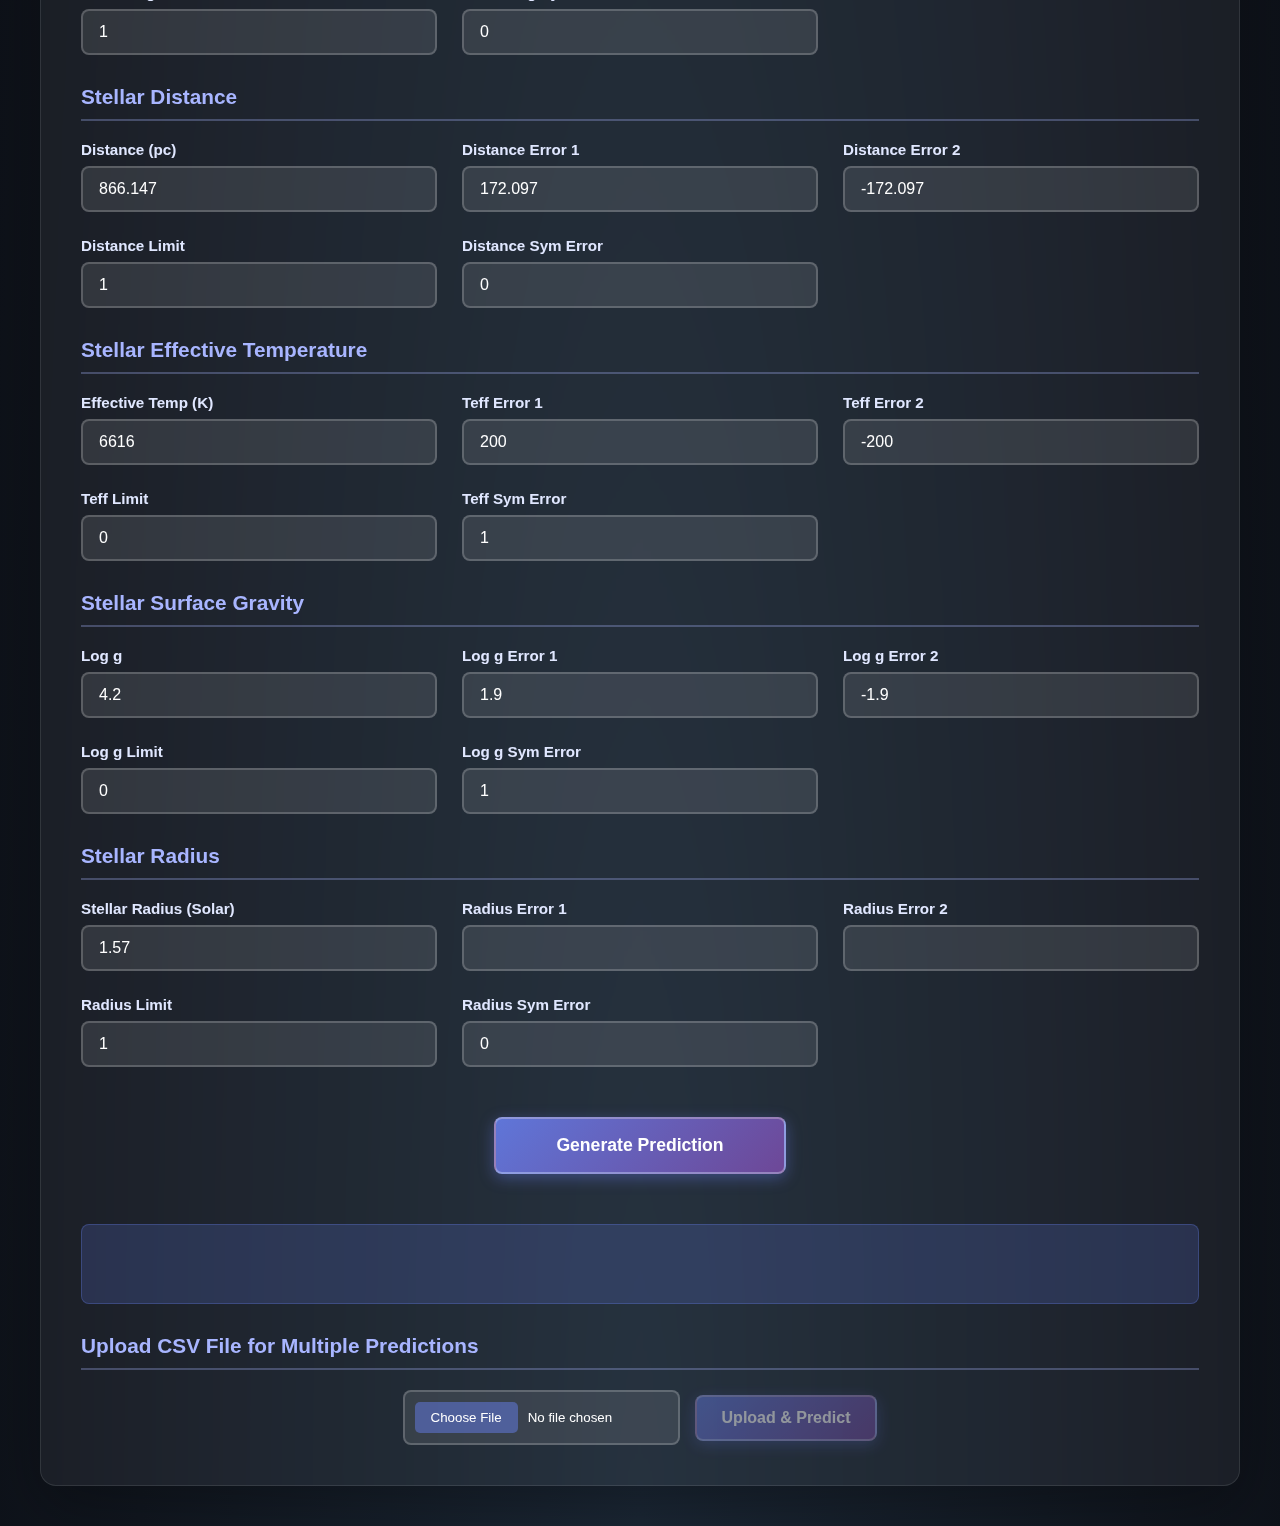
<file: docs/tess.html>
<!DOCTYPE html>
<html lang="en">
<head>
    <meta charset="UTF-8">
    <meta name="viewport" content="width=device-width, initial-scale=1.0">
    <title>TESS - Exoplanet Predictor</title>
    <link rel="icon" type="image/png" href="./img/Logo.png">
    <style>
        * {
            margin: 0;
            padding: 0;
            box-sizing: border-box;
        }

        body {
            font-family: 'Segoe UI', Tahoma, Geneva, Verdana, sans-serif;
            background: radial-gradient(ellipse at bottom, #1B2735 0%, #090A0F 100%);
            min-height: 100vh;
            padding: 40px 20px;
            position: relative;
            overflow-x: hidden;
        }

        /* Stars background */
        .stars {
            position: fixed;
            top: 0;
            left: 0;
            width: 100%;
            height: 100%;
            pointer-events: none;
            z-index: 0;
        }

        .star {
            position: absolute;
            width: 2px;
            height: 2px;
            background: white;
            border-radius: 50%;
            animation: twinkle 3s infinite;
        }

        @keyframes twinkle {
            0%, 100% { opacity: 0.3; }
            50% { opacity: 1; }
        }

        /* Back button */
        .back-btn {
            position: fixed;
            top: 20px;
            left: 20px;
            background: linear-gradient(135deg, rgba(30, 60, 114, 0.9) 0%, rgba(42, 82, 152, 0.9) 100%);
            color: white;
            padding: 12px 24px;
            border: 2px solid rgba(255, 255, 255, 0.3);
            border-radius: 25px;
            font-size: 1em;
            font-weight: 600;
            cursor: pointer;
            transition: all 0.3s ease;
            box-shadow: 0 4px 15px rgba(42, 82, 152, 0.4);
            z-index: 1000;
            text-decoration: none;
            display: inline-block;
        }

        .back-btn:hover {
            transform: translateY(-2px);
            box-shadow: 0 6px 25px rgba(42, 82, 152, 0.6);
        }

        .container {
            max-width: 1200px;
            margin: 0 auto;
            background: rgba(255, 255, 255, 0.05);
            backdrop-filter: blur(10px);
            border-radius: 16px;
            box-shadow: 0 20px 60px rgba(0, 0, 0, 0.3);
            overflow: hidden;
            border: 1px solid rgba(255, 255, 255, 0.1);
            position: relative;
            z-index: 10;
        }

        .header {
            background: linear-gradient(135deg, rgba(30, 60, 114, 0.9) 0%, rgba(42, 82, 152, 0.9) 100%);
            color: white;
            padding: 40px;
            text-align: center;
            position: relative;
            overflow: hidden;
            display: flex;
            flex-direction: column;
            align-items: center;
            gap: 15px;
        }

        .header::before {
            content: '';
            position: absolute;
            top: -50%;
            left: -50%;
            width: 200%;
            height: 200%;
            background: radial-gradient(circle, rgba(255,255,255,0.1) 1px, transparent 1px);
            background-size: 50px 50px;
            animation: grid-move 20s linear infinite;
            opacity: 0.3;
        }

        @keyframes grid-move {
            0% { transform: translate(0, 0); }
            100% { transform: translate(50px, 50px); }
        }

        .header h1 {
            font-size: 2.5em;
            margin-bottom: 10px;
            font-weight: 600;
            position: relative;
            z-index: 1;
            text-shadow: 0 0 20px rgba(102, 126, 234, 0.5);
        }

        .header p {
            font-size: 1.1em;
            opacity: 0.9;
            position: relative;
            z-index: 1;
        }

        .form-container {
            padding: 40px;
        }

        .form-grid {
            display: grid;
            grid-template-columns: repeat(3, 1fr);
            gap: 25px;
            margin-bottom: 30px;
        }

        .form-group {
            display: flex;
            flex-direction: column;
        }

        .form-group label {
            color: #e0e7ff;
            font-weight: 600;
            margin-bottom: 8px;
            font-size: 0.95em;
        }

        .form-group input {
            padding: 12px 16px;
            border: 2px solid rgba(255, 255, 255, 0.2);
            border-radius: 8px;
            font-size: 1em;
            transition: all 0.3s ease;
            background: rgba(255, 255, 255, 0.1);
            color: white;
        }

        .form-group input::placeholder {
            color: rgba(255, 255, 255, 0.5);
        }

        .form-group input:focus {
            outline: none;
            border-color: #667eea;
            background: rgba(255, 255, 255, 0.15);
            box-shadow: 0 0 0 3px rgba(102, 126, 234, 0.2);
        }

        .form-group input:hover {
            border-color: #667eea;
        }

        .submit-container {
            text-align: center;
            padding: 20px 0;
        }

        button[type="submit"],
        .upload-container button {
            background: linear-gradient(135deg, rgba(102, 126, 234, 0.9) 0%, rgba(118, 75, 162, 0.9) 100%);
            color: white;
            padding: 16px 60px;
            border: 2px solid rgba(255, 255, 255, 0.3);
            border-radius: 8px;
            font-size: 1.1em;
            font-weight: 600;
            cursor: pointer;
            transition: all 0.3s ease;
            box-shadow: 0 4px 15px rgba(102, 126, 234, 0.4);
        }

        button[type="submit"]:hover,
        .upload-container button:hover {
            transform: translateY(-2px);
            box-shadow: 0 6px 20px rgba(102, 126, 234, 0.6);
        }

        button[type="submit"]:active,
        .upload-container button:active {
            transform: translateY(0);
        }

        button:disabled {
            opacity: 0.5;
            cursor: not-allowed;
            transform: none !important;
        }

        .result-container {
            margin-top: 30px;
            padding: 25px;
            background: rgba(102, 126, 234, 0.2);
            border: 1px solid rgba(102, 126, 234, 0.3);
            border-radius: 8px;
            text-align: center;
            min-height: 80px;
            display: flex;
            align-items: center;
            justify-content: center;
        }

        #result {
            color: #e0e7ff;
            font-size: 1.2em;
            font-weight: 600;
        }

        #result.success {
            color: #4ade80;
        }

        #result.error {
            color: #f87171;
        }

        #result:empty {
            display: none;
        }

        .loading {
            color: #a8b5ff;
            animation: pulse 1.5s ease-in-out infinite;
        }

        @keyframes pulse {
            0%, 100% { opacity: 1; }
            50% { opacity: 0.5; }
        }

        .section-title {
            color: #a8b5ff;
            font-size: 1.3em;
            font-weight: 600;
            margin: 30px 0 20px 0;
            padding-bottom: 10px;
            border-bottom: 2px solid rgba(168, 181, 255, 0.3);
        }

        .upload-container {
            display: flex;
            gap: 15px;
            align-items: center;
            justify-content: center;
            margin-top: 20px;
            flex-wrap: wrap;
        }

        .upload-container input[type="file"] {
            border: 2px solid rgba(255, 255, 255, 0.2);
            padding: 10px;
            border-radius: 8px;
            background: rgba(255, 255, 255, 0.1);
            cursor: pointer;
            color: white;
        }

        .upload-container input[type="file"]::file-selector-button {
            background: rgba(102, 126, 234, 0.5);
            color: white;
            border: none;
            padding: 8px 16px;
            border-radius: 5px;
            cursor: pointer;
            margin-right: 10px;
        }

        .upload-container button {
            padding: 12px 25px;
            font-size: 1em;
        }

        @media (max-width: 768px) {
            .header h1 {
                font-size: 1.8em;
            }

            .form-grid {
                grid-template-columns: 1fr;
            }

            .form-container {
                padding: 20px;
            }

            .back-btn {
                top: 10px;
                left: 10px;
                padding: 10px 20px;
                font-size: 0.9em;
            }
        }
    </style>
</head>
<body>
    <!-- Back button -->
    <a href="index.html" class="back-btn">← Back</a>

    <!-- Stars background -->
    <div class="stars" id="stars"></div>

    <div class="container">
        <div class="header">
            <h1>🛰️ TESS</h1>
            <p>Advanced Machine Learning Classification</p>
        </div>
        
        <div class="form-container">
            <form id="exoplanet-form">
                <h2 class="section-title">TOI Identification</h2>
                <div class="form-grid">
                    <div class="form-group"><label>TOI Prefix</label><input type="number" step="any" name="toipfx" value="1234"></div>
                    <div class="form-group"><label>CTOI Alias</label><input type="number" step="any" name="ctoi_alias" value="45678910.01"></div>
                    <div class="form-group"><label>Planet Number</label><input type="number" step="any" name="pl_pnum" value="1"></div>
                </div>

                <h2 class="section-title">Right Ascension (RA)</h2>
                <div class="form-grid">
                    <div class="form-group"><label>RA</label><input type="number" step="any" name="ra" value="122.6"></div>
                    <div class="form-group"><label>RA Error 1</label><input type="number" step="any" name="raerr1" value=""></div>
                    <div class="form-group"><label>RA Error 2</label><input type="number" step="any" name="raerr2" value=""></div>
                </div>

                <h2 class="section-title">Declination (Dec)</h2>
                <div class="form-grid">
                    <div class="form-group"><label>Dec</label><input type="number" step="any" name="dec" value="-25.02"></div>
                    <div class="form-group"><label>Dec Error 1</label><input type="number" step="any" name="decerr1" value=""></div>
                    <div class="form-group"><label>Dec Error 2</label><input type="number" step="any" name="decerr2" value=""></div>
                </div>

                <h2 class="section-title">Stellar Proper Motion (RA)</h2>
                <div class="form-grid">
                    <div class="form-group"><label>PM RA</label><input type="number" step="any" name="st_pmra" value="-5.7"></div>
                    <div class="form-group"><label>PM RA Error 1</label><input type="number" step="any" name="st_pmraerr1" value="1.1"></div>
                    <div class="form-group"><label>PM RA Error 2</label><input type="number" step="any" name="st_pmraerr2" value="-1.1"></div>
                    <div class="form-group"><label>PM RA Limit</label><input type="number" step="any" name="st_pmralim" value="0"></div>
                    <div class="form-group"><label>PM RA Sym Error</label><input type="number" step="any" name="st_pmrasymerr" value="1"></div>
                </div>

                <h2 class="section-title">Stellar Proper Motion (Dec)</h2>
                <div class="form-grid">
                    <div class="form-group"><label>PM Dec</label><input type="number" step="any" name="st_pmdec" value="-15.5"></div>
                    <div class="form-group"><label>PM Dec Error 1</label><input type="number" step="any" name="st_pmdecerr1" value="0.05"></div>
                    <div class="form-group"><label>PM Dec Error 2</label><input type="number" step="any" name="st_pmdecerr2" value="-0.05"></div>
                    <div class="form-group"><label>PM Dec Limit</label><input type="number" step="any" name="st_pmdeclim" value="1"></div>
                    <div class="form-group"><label>PM Dec Sym Error</label><input type="number" step="any" name="st_pmdecsymerr" value="0"></div>
                </div>

                <h2 class="section-title">Transit Midpoint</h2>
                <div class="form-grid">
                    <div class="form-group"><label>Transit Midpoint</label><input type="number" step="any" name="pl_tranmid" value="2458600"></div>
                    <div class="form-group"><label>Tran Mid Error 1</label><input type="number" step="any" name="pl_tranmiderr1" value="0.00169"></div>
                    <div class="form-group"><label>Tran Mid Error 2</label><input type="number" step="any" name="pl_tranmiderr2" value="-0.00169"></div>
                    <div class="form-group"><label>Tran Mid Limit</label><input type="number" step="any" name="pl_tranmidlim" value="0"></div>
                    <div class="form-group"><label>Tran Mid Sym Error</label><input type="number" step="any" name="pl_tranmidsymerr" value="1"></div>
                </div>

                <h2 class="section-title">Orbital Period</h2>
                <div class="form-grid">
                    <div class="form-group"><label>Orbital Period</label><input type="number" step="any" name="pl_orbper" value="2.056"></div>
                    <div class="form-group"><label>Orb Period Error 1</label><input type="number" step="any" name="pl_orbpererr1" value="0.0000053"></div>
                    <div class="form-group"><label>Orb Period Error 2</label><input type="number" step="any" name="pl_orbpererr2" value="-0.0000053"></div>
                    <div class="form-group"><label>Orb Period Limit</label><input type="number" step="any" name="pl_orbperlim" value="0"></div>
                    <div class="form-group"><label>Orb Period Sym Error</label><input type="number" step="any" name="pl_orbpersymerr" value="1"></div>
                </div>

                <h2 class="section-title">Transit Duration</h2>
                <div class="form-grid">
                    <div class="form-group"><label>Transit Duration (Hours)</label><input type="number" step="any" name="pl_trandurh" value="2.00165"></div>
                    <div class="form-group"><label>Tran Dur Error 1</label><input type="number" step="any" name="pl_trandurherr1" value="0.027"></div>
                    <div class="form-group"><label>Tran Dur Error 2</label><input type="number" step="any" name="pl_trandurherr2" value="-0.027"></div>
                    <div class="form-group"><label>Tran Dur Limit</label><input type="number" step="any" name="pl_trandurhlim" value="1"></div>
                    <div class="form-group"><label>Tran Dur Sym Error</label><input type="number" step="any" name="pl_trandurhsymerr" value="0"></div>
                </div>

                <h2 class="section-title">Transit Depth</h2>
                <div class="form-grid">
                    <div class="form-group"><label>Transit Depth</label><input type="number" step="any" name="pl_trandep" value="1507.801"></div>
                    <div class="form-group"><label>Tran Depth Error 1</label><input type="number" step="any" name="pl_trandeperr1" value="18.12"></div>
                    <div class="form-group"><label>Tran Depth Error 2</label><input type="number" step="any" name="pl_trandeperr2" value="-18.12"></div>
                    <div class="form-group"><label>Tran Depth Limit</label><input type="number" step="any" name="pl_trandeplim" value="0"></div>
                    <div class="form-group"><label>Tran Depth Sym Error</label><input type="number" step="any" name="pl_trandepsymerr" value="1"></div>
                </div>

                <h2 class="section-title">Planetary Radius</h2>
                <div class="form-grid">
                    <div class="form-group"><label>Planet Radius (Earth)</label><input type="number" step="any" name="pl_rade" value="8.6927"></div>
                    <div class="form-group"><label>Radius Error 1</label><input type="number" step="any" name="pl_radeerr1" value="1.5360"></div>
                    <div class="form-group"><label>Radius Error 2</label><input type="number" step="any" name="pl_radeerr2" value="-1.5360"></div>
                    <div class="form-group"><label>Radius Limit</label><input type="number" step="any" name="pl_radelim" value="0"></div>
                    <div class="form-group"><label>Radius Sym Error</label><input type="number" step="any" name="pl_radesymerr" value="1"></div>
                </div>

                <h2 class="section-title">Insolation Flux</h2>
                <div class="form-grid">
                    <div class="form-group"><label>Insolation Flux</label><input type="number" step="any" name="pl_insol" value="1650.14"></div>
                    <div class="form-group"><label>Insol Error 1</label><input type="number" step="any" name="pl_insolerr1" value=""></div>
                    <div class="form-group"><label>Insol Error 2</label><input type="number" step="any" name="pl_insolerr2" value=""></div>
                    <div class="form-group"><label>Insol Limit</label><input type="number" step="any" name="pl_insollim" value=""></div>
                    <div class="form-group"><label>Insol Sym Error</label><input type="number" step="any" name="pl_insolsymerr" value=""></div>
                </div>

                <h2 class="section-title">Equilibrium Temperature</h2>
                <div class="form-grid">
                    <div class="form-group"><label>Equilibrium Temp (K)</label><input type="number" step="any" name="pl_eqt" value="1257"></div>
                    <div class="form-group"><label>Eq Temp Error 1</label><input type="number" step="any" name="pl_eqterr1" value=""></div>
                    <div class="form-group"><label>Eq Temp Error 2</label><input type="number" step="any" name="pl_eqterr2" value=""></div>
                    <div class="form-group"><label>Eq Temp Limit</label><input type="number" step="any" name="pl_eqtlim" value=""></div>
                    <div class="form-group"><label>Eq Temp Sym Error</label><input type="number" step="any" name="pl_eqtsymerr" value=""></div>
                </div>

                <h2 class="section-title">TESS Magnitude</h2>
                <div class="form-grid">
                    <div class="form-group"><label>TESS Magnitude</label><input type="number" step="any" name="st_tmag" value="10.60"></div>
                    <div class="form-group"><label>TESS Mag Error 1</label><input type="number" step="any" name="st_tmagerr1" value="0.006"></div>
                    <div class="form-group"><label>TESS Mag Error 2</label><input type="number" step="any" name="st_tmagerr2" value="-0.006"></div>
                    <div class="form-group"><label>TESS Mag Limit</label><input type="number" step="any" name="st_tmaglim" value="1"></div>
                    <div class="form-group"><label>TESS Mag Sym Error</label><input type="number" step="any" name="st_tmagsymerr" value="0"></div>
                </div>

                <h2 class="section-title">Stellar Distance</h2>
                <div class="form-grid">
                    <div class="form-group"><label>Distance (pc)</label><input type="number" step="any" name="st_dist" value="866.147"></div>
                    <div class="form-group"><label>Distance Error 1</label><input type="number" step="any" name="st_disterr1" value="172.097"></div>
                    <div class="form-group"><label>Distance Error 2</label><input type="number" step="any" name="st_disterr2" value="-172.097"></div>
                    <div class="form-group"><label>Distance Limit</label><input type="number" step="any" name="st_distlim" value="1"></div>
                    <div class="form-group"><label>Distance Sym Error</label><input type="number" step="any" name="st_distsymerr" value="0"></div>
                </div>

                <h2 class="section-title">Stellar Effective Temperature</h2>
                <div class="form-grid">
                    <div class="form-group"><label>Effective Temp (K)</label><input type="number" step="any" name="st_teff" value="6616"></div>
                    <div class="form-group"><label>Teff Error 1</label><input type="number" step="any" name="st_tefferr1" value="200"></div>
                    <div class="form-group"><label>Teff Error 2</label><input type="number" step="any" name="st_tefferr2" value="-200"></div>
                    <div class="form-group"><label>Teff Limit</label><input type="number" step="any" name="st_tefflim" value="0"></div>
                    <div class="form-group"><label>Teff Sym Error</label><input type="number" step="any" name="st_teffsymerr" value="1"></div>
                </div>

                <h2 class="section-title">Stellar Surface Gravity</h2>
                <div class="form-grid">
                    <div class="form-group"><label>Log g</label><input type="number" step="any" name="st_logg" value="4.2"></div>
                    <div class="form-group"><label>Log g Error 1</label><input type="number" step="any" name="st_loggerr1" value="1.9"></div>
                    <div class="form-group"><label>Log g Error 2</label><input type="number" step="any" name="st_loggerr2" value="-1.9"></div>
                    <div class="form-group"><label>Log g Limit</label><input type="number" step="any" name="st_logglim" value="0"></div>
                    <div class="form-group"><label>Log g Sym Error</label><input type="number" step="any" name="st_loggsymerr" value="1"></div>
                </div>

                <h2 class="section-title">Stellar Radius</h2>
                <div class="form-grid">
                    <div class="form-group"><label>Stellar Radius (Solar)</label><input type="number" step="any" name="st_rad" value="1.57"></div>
                    <div class="form-group"><label>Radius Error 1</label><input type="number" step="any" name="st_raderr1" value=""></div>
                    <div class="form-group"><label>Radius Error 2</label><input type="number" step="any" name="st_raderr2" value=""></div>
                    <div class="form-group"><label>Radius Limit</label><input type="number" step="any" name="st_radlim" value="1"></div>
                    <div class="form-group"><label>Radius Sym Error</label><input type="number" step="any" name="st_radsymerr" value="0"></div>
                </div>

                <div class="submit-container">
                    <button type="submit">Generate Prediction</button>
                </div>
                
                <div class="result-container">
                    <h3 id="result"></h3>
                </div>
            </form>
            
            <h2 class="section-title">Upload CSV File for Multiple Predictions</h2>
            <div class="upload-container">
                <input type="file" id="file-input" accept=".csv,.json" />
                <button type="button" id="upload-btn" disabled>Upload & Predict</button>
            </div>
        </div>
    </div>

    <script>
        const API_URL = 'https://exoplanet-detection-3jqp.onrender.com';
        // const API_URL = 'https://localhost:5000';

        // Generate random stars
        const starsContainer = document.getElementById('stars');
        const numStars = 150;
        
        for (let i = 0; i < numStars; i++) {
            const star = document.createElement('div');
            star.className = 'star';
            star.style.left = Math.random() * 100 + '%';
            star.style.top = Math.random() * 100 + '%';
            star.style.animationDelay = Math.random() * 3 + 's';
            star.style.animationDuration = (Math.random() * 3 + 2) + 's';
            starsContainer.appendChild(star);
        }

        // Single prediction form
        document.getElementById('exoplanet-form').addEventListener('submit', async (e) => {
        e.preventDefault();
        
        const formData = new FormData(e.target);
        const data = {};
        
        formData.forEach((value, key) => {
            // Convert empty strings to null, otherwise parse as float
            if (value === '' || value === null) {
                data[key] = null;
            } else {
                const parsedValue = parseFloat(value);
                data[key] = isNaN(parsedValue) ? value : parsedValue;
            }
        });
        
        const resultElement = document.getElementById('result');
        resultElement.className = 'loading';
        resultElement.textContent = 'Processing prediction...';
        
        try {
            console.log('Sending data:', data);
            const response = await fetch(`${API_URL}/predict_tess`, {
                method: 'POST',
                headers: {
                    'Content-Type': 'application/json',
                },
                body: JSON.stringify({ user_input: data })
            });
            
            const result = await response.json();
            
            if (response.ok) {
                resultElement.className = 'success';
                resultElement.textContent = `Prediction: ${result.predicted_label}`;
            } else {
                resultElement.className = 'error';
                resultElement.textContent = `Error: ${result.error}`;
            }
        } catch (error) {
            resultElement.className = 'error';
            resultElement.textContent = `Error: ${error.message}`;
        }
    });

        // File upload handling
        const fileInput = document.getElementById('file-input');
        const uploadBtn = document.getElementById('upload-btn');
        const resultElement = document.getElementById('result');
        
        let selectedFile = null;

        // File input change
        fileInput.addEventListener('change', (e) => {
            const file = e.target.files[0];
            if (file) {
                selectedFile = file;
                uploadBtn.disabled = false;
            }
        });

        // Upload button click
        uploadBtn.addEventListener('click', async () => {
            if (!selectedFile) return;

            uploadBtn.disabled = true;
            resultElement.className = 'loading';
            resultElement.textContent = 'Processing predictions...';

            try {
                const formData = new FormData();
                formData.append('file', selectedFile);

                const response = await fetch(`${API_URL}/upload_tess`, {
                    method: 'POST',
                    body: formData
                });

                if (response.ok) {
                    const blob = await response.blob();
                    const url = window.URL.createObjectURL(blob);
                    const a = document.createElement('a');
                    a.href = url;
                    a.download = `tess_predictions_${Date.now()}.csv`;
                    document.body.appendChild(a);
                    a.click();
                    window.URL.revokeObjectURL(url);
                    document.body.removeChild(a);

                    resultElement.className = 'success';
                    resultElement.textContent = 'Predictions complete! CSV file downloaded.';
                    
                    fileInput.value = '';
                    selectedFile = null;
                    uploadBtn.disabled = true;
                } else {
                    const errorData = await response.json();
                    resultElement.className = 'error';
                    resultElement.textContent = `Error: ${errorData.error}`;
                    uploadBtn.disabled = false;
                }
            } catch (error) {
                resultElement.className = 'error';
                resultElement.textContent = `Error: ${error.message}`;
                uploadBtn.disabled = false;
            }
        });
    </script>
</body>
</html>
</file>
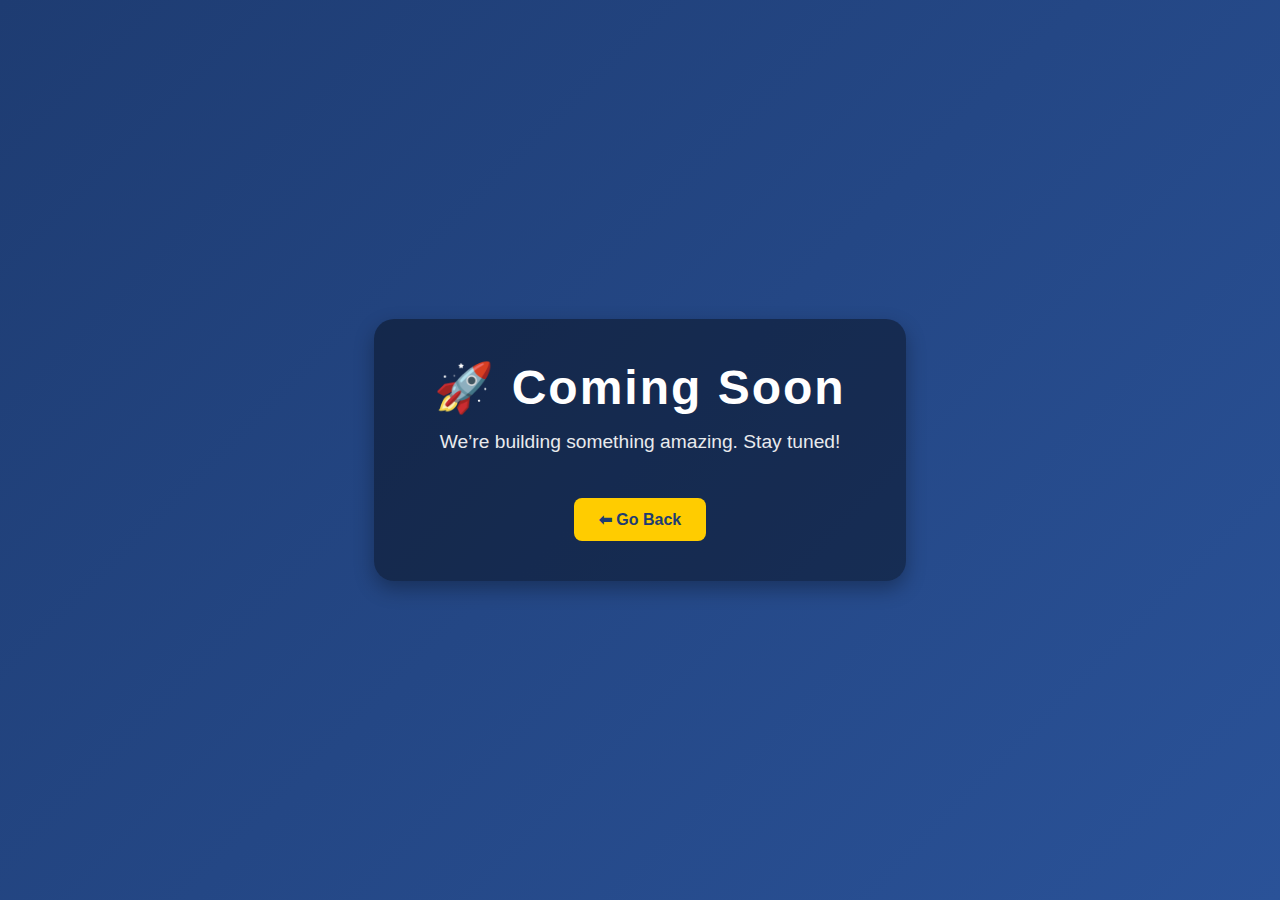
<file: templates/k2.html>
<!DOCTYPE html>
<html lang="en">
<head>
  <meta charset="UTF-8">
  <meta name="viewport" content="width=device-width, initial-scale=1.0">
  <title>Coming Soon</title>
  <style>
    body {
      margin: 0;
      height: 100vh;
      display: flex;
      justify-content: center;
      align-items: center;
      background: linear-gradient(135deg, #1e3c72 0%, #2a5298 100%);
      font-family: 'Segoe UI', Tahoma, Geneva, Verdana, sans-serif;
      color: white;
      text-align: center;
    }

    .banner {
      background: rgba(0, 0, 0, 0.4);
      padding: 40px 60px;
      border-radius: 20px;
      box-shadow: 0 8px 20px rgba(0,0,0,0.3);
      animation: fadeIn 2s ease-in-out;
    }

    .banner h1 {
      font-size: 3rem;
      margin: 0;
      letter-spacing: 2px;
    }

    .banner p {
      margin-top: 15px;
      font-size: 1.2rem;
      opacity: 0.9;
    }

    .banner button {
      margin-top: 25px;
      background: #ffcc00;
      color: #1e3c72;
      border: none;
      padding: 12px 25px;
      border-radius: 8px;
      font-size: 1rem;
      font-weight: 600;
      cursor: pointer;
      transition: all 0.3s ease;
    }

    .banner button:hover {
      background: #ffdb4d;
      transform: translateY(-2px);
      box-shadow: 0 6px 12px rgba(0,0,0,0.3);
    }

    @keyframes fadeIn {
      from { opacity: 0; transform: translateY(30px); }
      to { opacity: 1; transform: translateY(0); }
    }
  </style>
</head>
<body>
  <div class="banner">
    <h1>🚀 Coming Soon</h1>
    <p>We’re building something amazing. Stay tuned!</p>
    <button onclick="goBack()">⬅ Go Back</button>
  </div>

  <script>
    function goBack() {
      window.location.href = "index.html"; // Change if your home page has a different name
    }
  </script>
</body>
</html>
</file>
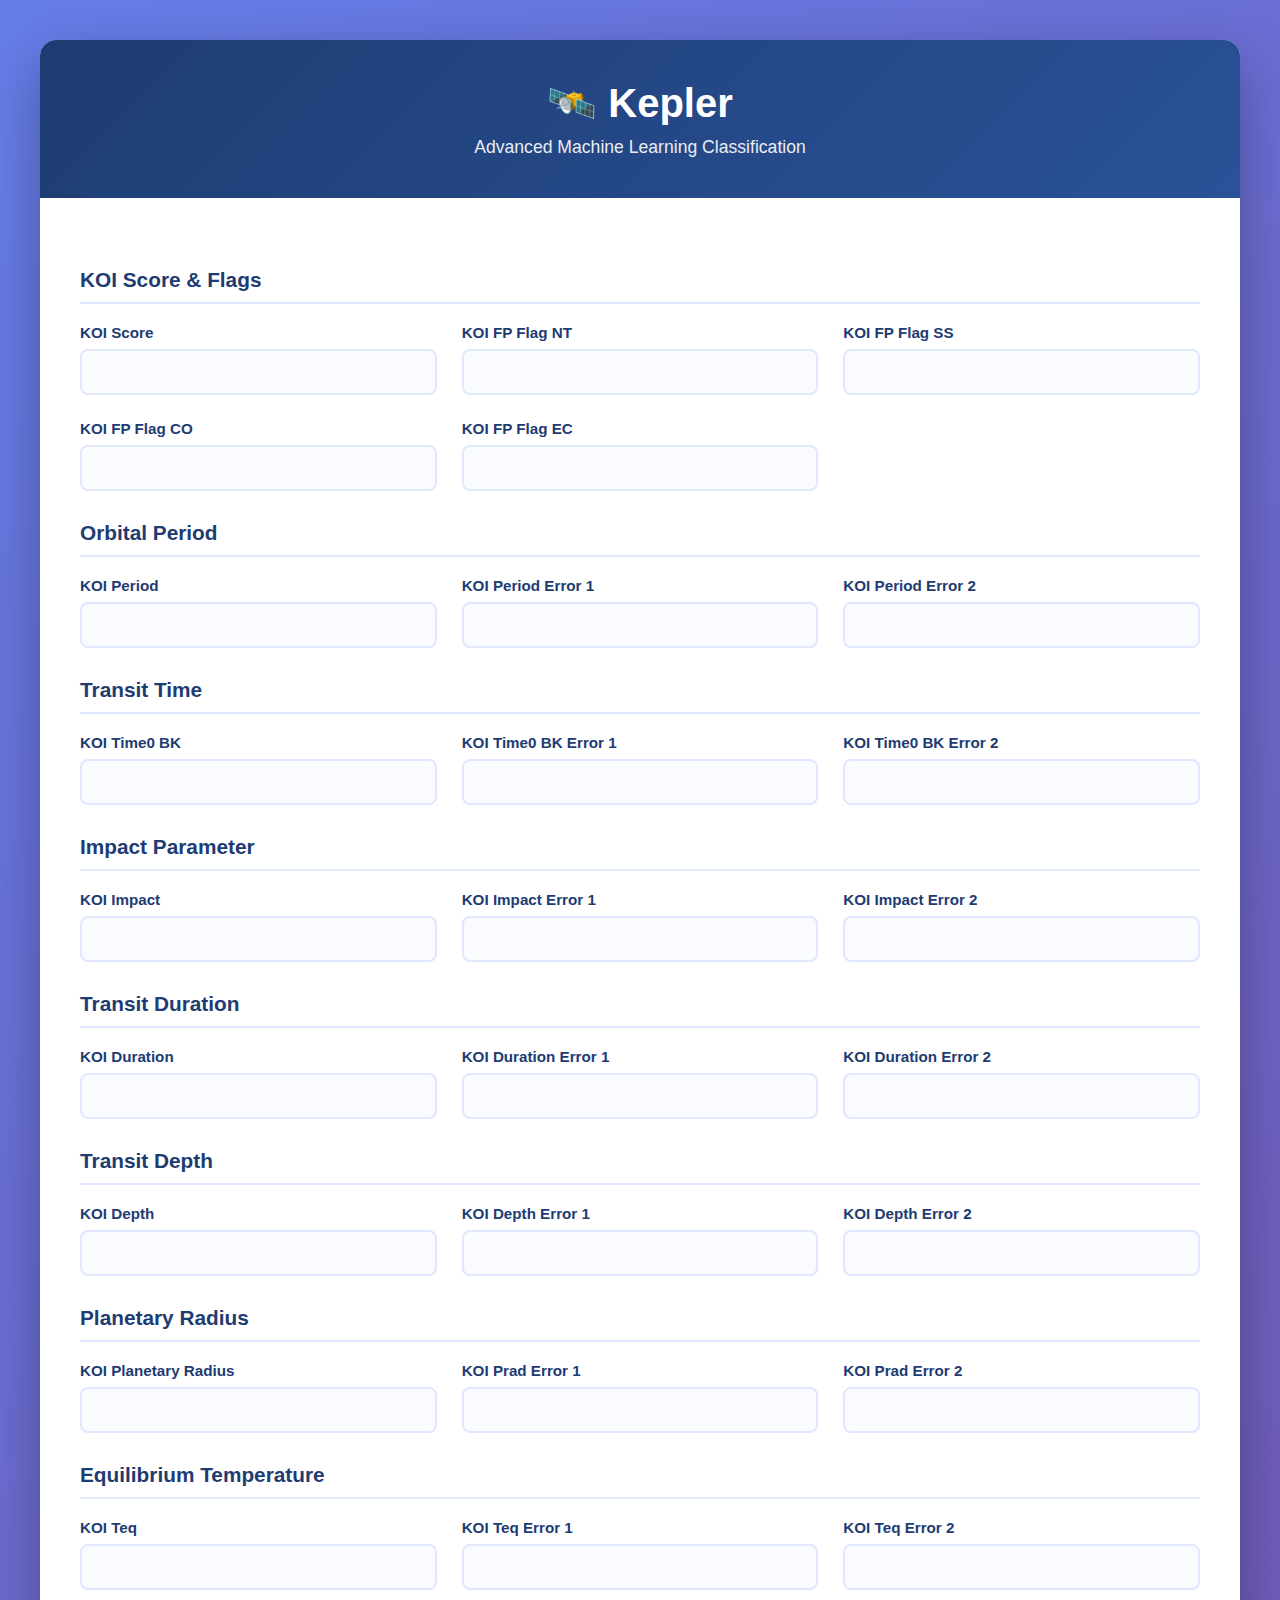
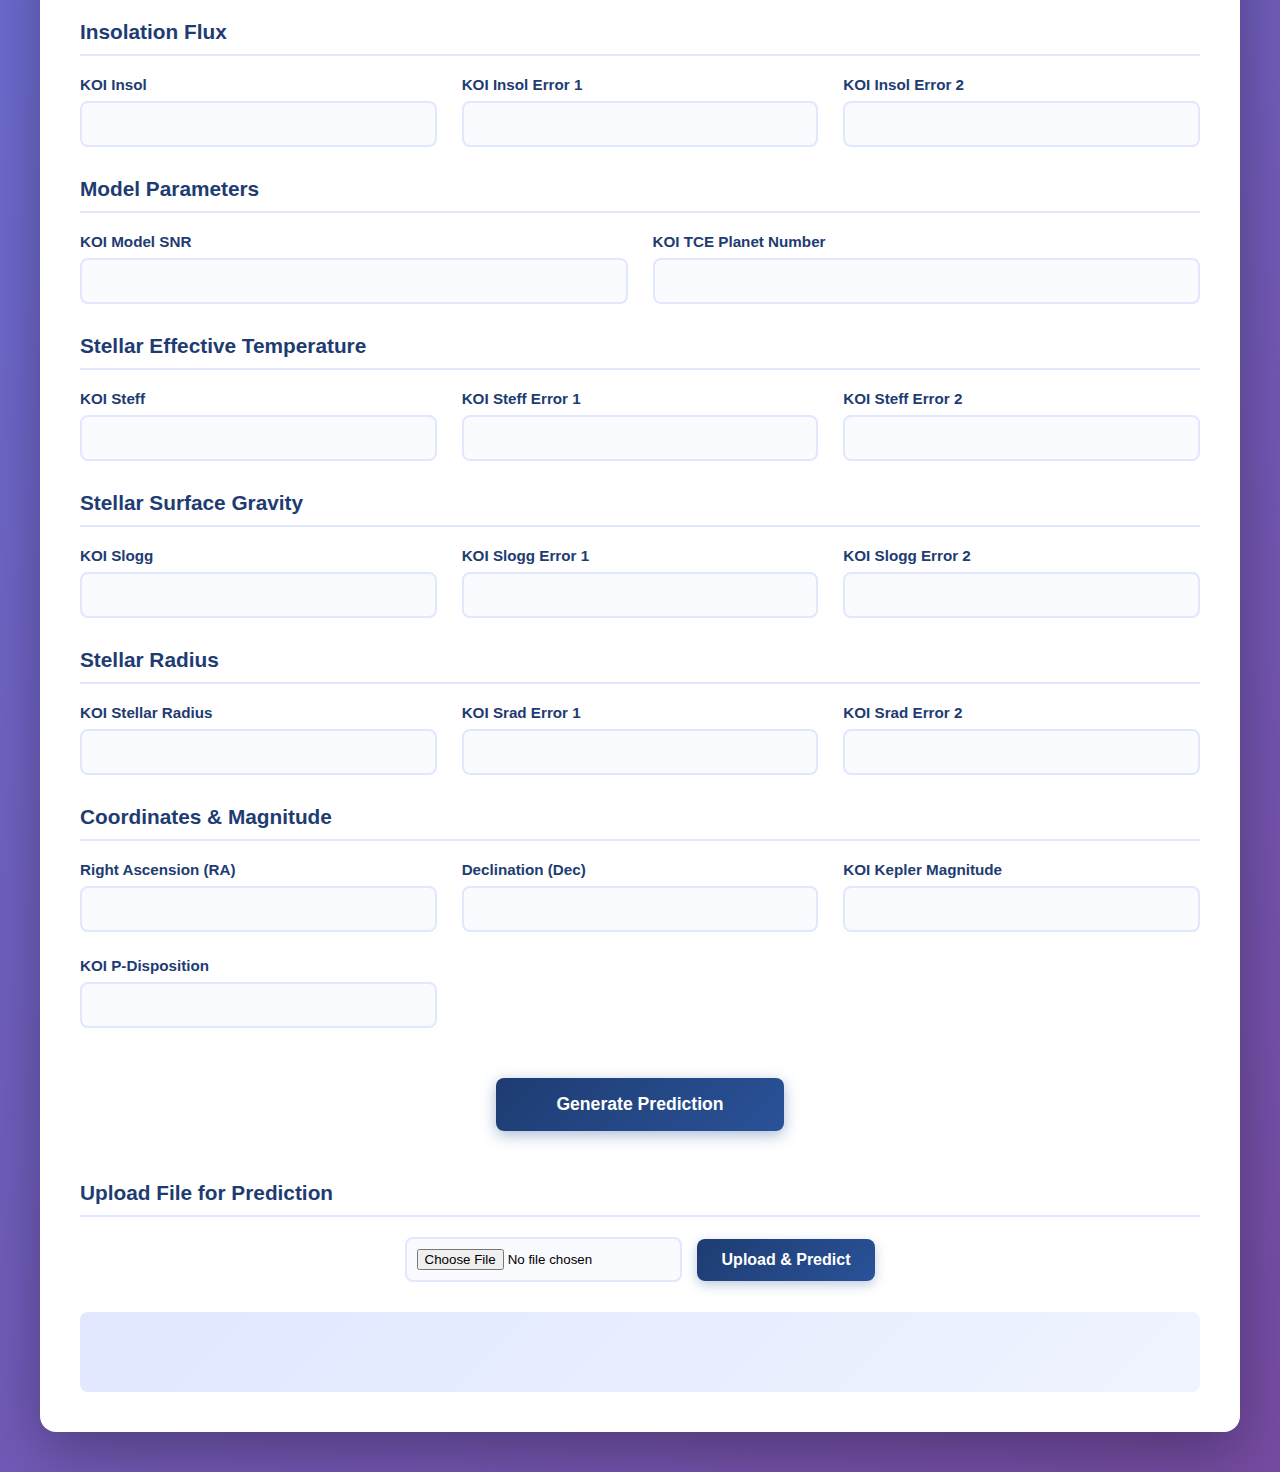
<file: templates/kepler.html>
<!DOCTYPE html>
<html lang="en">
<head>
    <meta charset="UTF-8">
    <meta name="viewport" content="width=device-width, initial-scale=1.0">
    <title>Exoplanet Predictor</title>
    <link rel="stylesheet" href="./css/kepler.css">
</head>
<body>
    <div class="container">
        <div class="header">
            <h1>🛰️ Kepler</h1>
            <p>Advanced Machine Learning Classification</p>
        </div>

        <div class="form-container">
            <form id="exoplanet-form">
                <h2 class="section-title">KOI Score & Flags</h2>
                <div class="form-grid">
                    <div class="form-group">
                        <label>KOI Score</label>
                        <input type="number" step="any" name="koi_score">
                    </div>
                    <div class="form-group">
                        <label>KOI FP Flag NT</label>
                        <input type="number" step="any" name="koi_fpflag_nt">
                    </div>
                    <div class="form-group">
                        <label>KOI FP Flag SS</label>
                        <input type="number" step="any" name="koi_fpflag_ss">
                    </div>
                    <div class="form-group">
                        <label>KOI FP Flag CO</label>
                        <input type="number" step="any" name="koi_fpflag_co">
                    </div>
                    <div class="form-group">
                        <label>KOI FP Flag EC</label>
                        <input type="number" step="any" name="koi_fpflag_ec">
                    </div>
                </div>

                <h2 class="section-title">Orbital Period</h2>
                <div class="form-grid">
                    <div class="form-group">
                        <label>KOI Period</label>
                        <input type="number" step="any" name="koi_period">
                    </div>
                    <div class="form-group">
                        <label>KOI Period Error 1</label>
                        <input type="number" step="any" name="koi_period_err1">
                    </div>
                    <div class="form-group">
                        <label>KOI Period Error 2</label>
                        <input type="number" step="any" name="koi_period_err2">
                    </div>
                </div>

                <h2 class="section-title">Transit Time</h2>
                <div class="form-grid">
                    <div class="form-group">
                        <label>KOI Time0 BK</label>
                        <input type="number" step="any" name="koi_time0bk">
                    </div>
                    <div class="form-group">
                        <label>KOI Time0 BK Error 1</label>
                        <input type="number" step="any" name="koi_time0bk_err1">
                    </div>
                    <div class="form-group">
                        <label>KOI Time0 BK Error 2</label>
                        <input type="number" step="any" name="koi_time0bk_err2">
                    </div>
                </div>

                <h2 class="section-title">Impact Parameter</h2>
                <div class="form-grid">
                    <div class="form-group">
                        <label>KOI Impact</label>
                        <input type="number" step="any" name="koi_impact">
                    </div>
                    <div class="form-group">
                        <label>KOI Impact Error 1</label>
                        <input type="number" step="any" name="koi_impact_err1">
                    </div>
                    <div class="form-group">
                        <label>KOI Impact Error 2</label>
                        <input type="number" step="any" name="koi_impact_err2">
                    </div>
                </div>

                <h2 class="section-title">Transit Duration</h2>
                <div class="form-grid">
                    <div class="form-group">
                        <label>KOI Duration</label>
                        <input type="number" step="any" name="koi_duration">
                    </div>
                    <div class="form-group">
                        <label>KOI Duration Error 1</label>
                        <input type="number" step="any" name="koi_duration_err1">
                    </div>
                    <div class="form-group">
                        <label>KOI Duration Error 2</label>
                        <input type="number" step="any" name="koi_duration_err2">
                    </div>
                </div>

                <h2 class="section-title">Transit Depth</h2>
                <div class="form-grid">
                    <div class="form-group">
                        <label>KOI Depth</label>
                        <input type="number" step="any" name="koi_depth">
                    </div>
                    <div class="form-group">
                        <label>KOI Depth Error 1</label>
                        <input type="number" step="any" name="koi_depth_err1">
                    </div>
                    <div class="form-group">
                        <label>KOI Depth Error 2</label>
                        <input type="number" step="any" name="koi_depth_err2">
                    </div>
                </div>

                <h2 class="section-title">Planetary Radius</h2>
                <div class="form-grid">
                    <div class="form-group">
                        <label>KOI Planetary Radius</label>
                        <input type="number" step="any" name="koi_prad">
                    </div>
                    <div class="form-group">
                        <label>KOI Prad Error 1</label>
                        <input type="number" step="any" name="koi_prad_err1">
                    </div>
                    <div class="form-group">
                        <label>KOI Prad Error 2</label>
                        <input type="number" step="any" name="koi_prad_err2">
                    </div>
                </div>

                <h2 class="section-title">Equilibrium Temperature</h2>
                <div class="form-grid">
                    <div class="form-group">
                        <label>KOI Teq</label>
                        <input type="number" step="any" name="koi_teq">
                    </div>
                    <div class="form-group">
                        <label>KOI Teq Error 1</label>
                        <input type="number" step="any" name="koi_teq_err1">
                    </div>
                    <div class="form-group">
                        <label>KOI Teq Error 2</label>
                        <input type="number" step="any" name="koi_teq_err2">
                    </div>
                </div>

                <h2 class="section-title">Insolation Flux</h2>
                <div class="form-grid">
                    <div class="form-group">
                        <label>KOI Insol</label>
                        <input type="number" step="any" name="koi_insol">
                    </div>
                    <div class="form-group">
                        <label>KOI Insol Error 1</label>
                        <input type="number" step="any" name="koi_insol_err1">
                    </div>
                    <div class="form-group">
                        <label>KOI Insol Error 2</label>
                        <input type="number" step="any" name="koi_insol_err2">
                    </div>
                </div>

                <h2 class="section-title">Model Parameters</h2>
                <div class="form-grid">
                    <div class="form-group">
                        <label>KOI Model SNR</label>
                        <input type="number" step="any" name="koi_model_snr">
                    </div>
                    <div class="form-group">
                        <label>KOI TCE Planet Number</label>
                        <input type="number" step="any" name="koi_tce_plnt_num">
                    </div>
                </div>

                <h2 class="section-title">Stellar Effective Temperature</h2>
                <div class="form-grid">
                    <div class="form-group">
                        <label>KOI Steff</label>
                        <input type="number" step="any" name="koi_steff">
                    </div>
                    <div class="form-group">
                        <label>KOI Steff Error 1</label>
                        <input type="number" step="any" name="koi_steff_err1">
                    </div>
                    <div class="form-group">
                        <label>KOI Steff Error 2</label>
                        <input type="number" step="any" name="koi_steff_err2">
                    </div>
                </div>

                <h2 class="section-title">Stellar Surface Gravity</h2>
                <div class="form-grid">
                    <div class="form-group">
                        <label>KOI Slogg</label>
                        <input type="number" step="any" name="koi_slogg">
                    </div>
                    <div class="form-group">
                        <label>KOI Slogg Error 1</label>
                        <input type="number" step="any" name="koi_slogg_err1">
                    </div>
                    <div class="form-group">
                        <label>KOI Slogg Error 2</label>
                        <input type="number" step="any" name="koi_slogg_err2">
                    </div>
                </div>

                <h2 class="section-title">Stellar Radius</h2>
                <div class="form-grid">
                    <div class="form-group">
                        <label>KOI Stellar Radius</label>
                        <input type="number" step="any" name="koi_srad">
                    </div>
                    <div class="form-group">
                        <label>KOI Srad Error 1</label>
                        <input type="number" step="any" name="koi_srad_err1">
                    </div>
                    <div class="form-group">
                        <label>KOI Srad Error 2</label>
                        <input type="number" step="any" name="koi_srad_err2">
                    </div>
                </div>

                <h2 class="section-title">Coordinates & Magnitude</h2>
                <div class="form-grid">
                    <div class="form-group">
                        <label>Right Ascension (RA)</label>
                        <input type="number" step="any" name="ra">
                    </div>
                    <div class="form-group">
                        <label>Declination (Dec)</label>
                        <input type="number" step="any" name="dec">
                    </div>
                    <div class="form-group">
                        <label>KOI Kepler Magnitude</label>
                        <input type="number" step="any" name="koi_kepmag">
                    </div>
                    <div class="form-group">
                        <label>KOI P-Disposition</label>
                        <input type="number" step="any" name="koi_pdisposition">
                    </div>
                </div>

                <div class="submit-container">
                    <button type="submit">Generate Prediction</button>
                </div>
                <h2 class="section-title">Upload File for Prediction</h2>
                    <div class="upload-container">
                        <input type="file" id="file-input" accept=".csv,.json" />
                        <button type="button" onclick="uploadFile()">Upload & Predict</button>
                    </div>
                <div class="result-container">
                    <h3 id="result"></h3>
                </div>
            </form>
        </div>
    </div>

    <script src="js/kepler.js"></script>
</body>
</html>
</file>
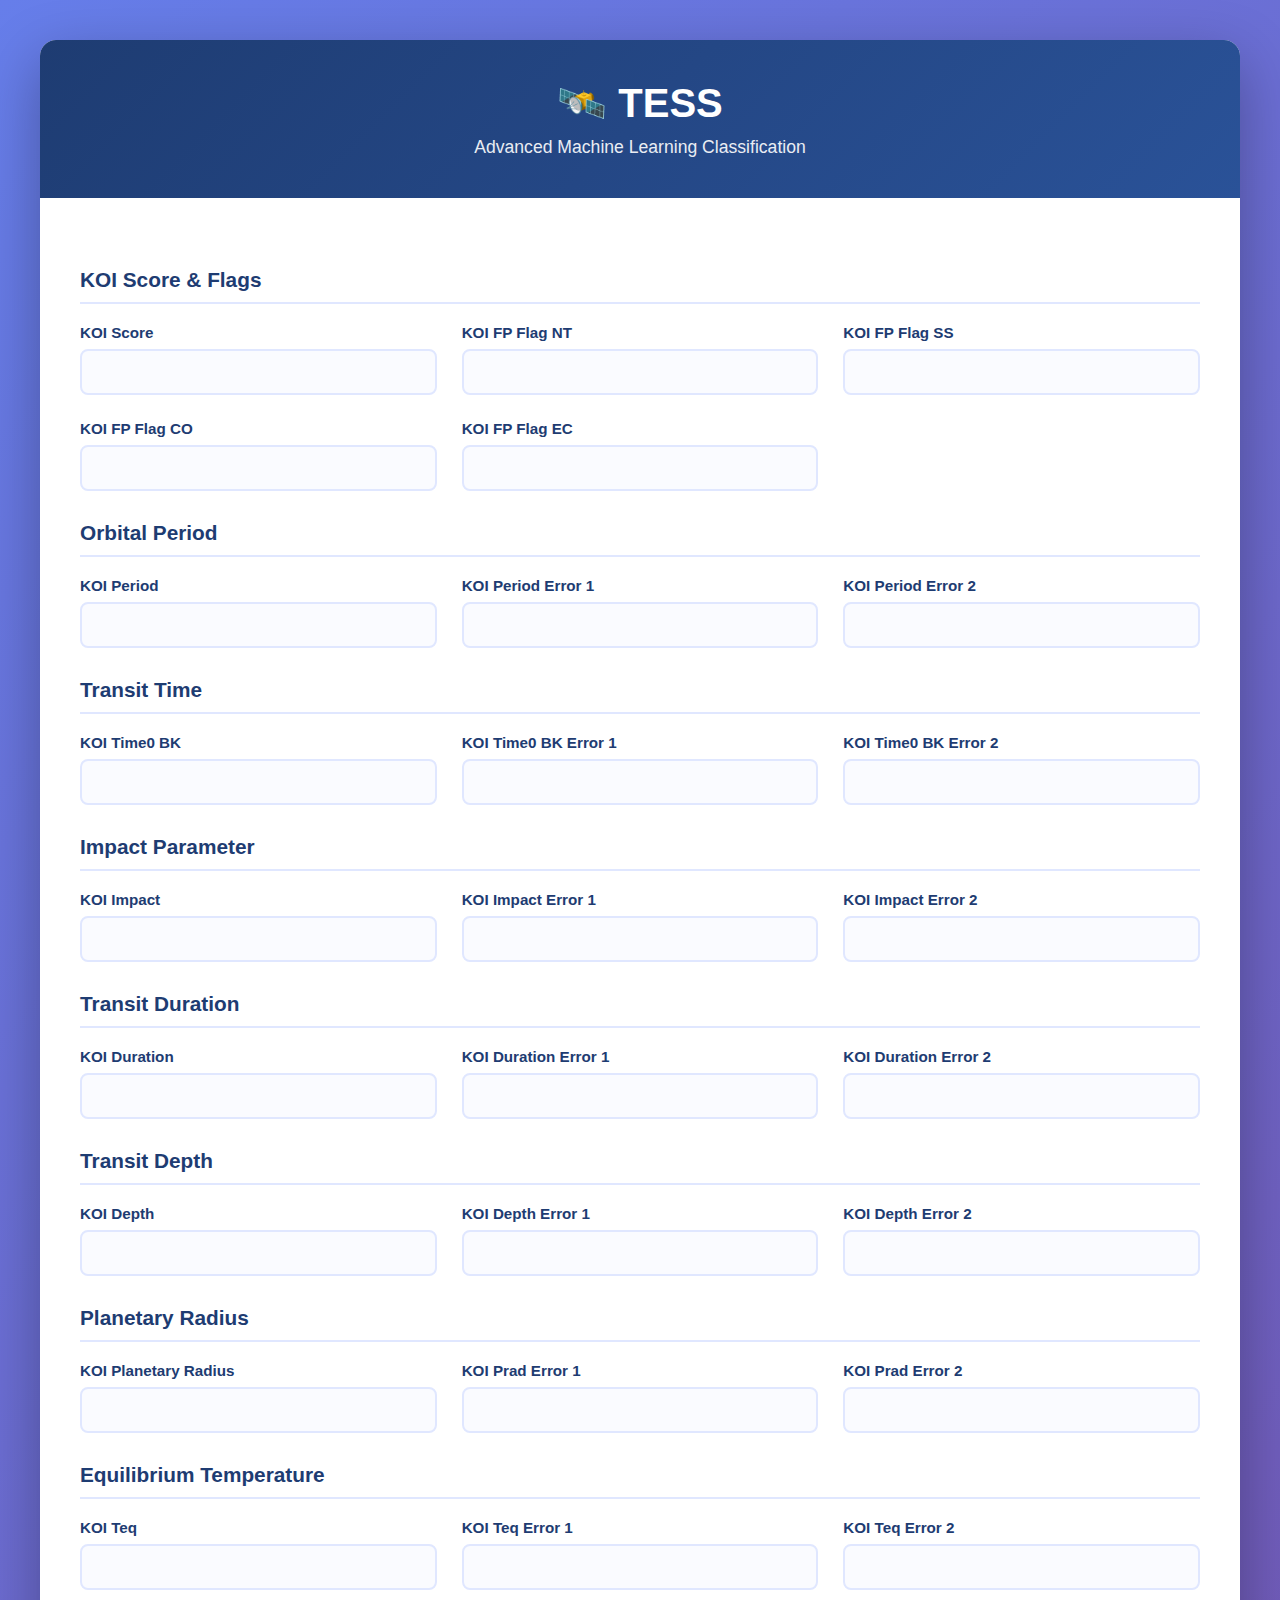
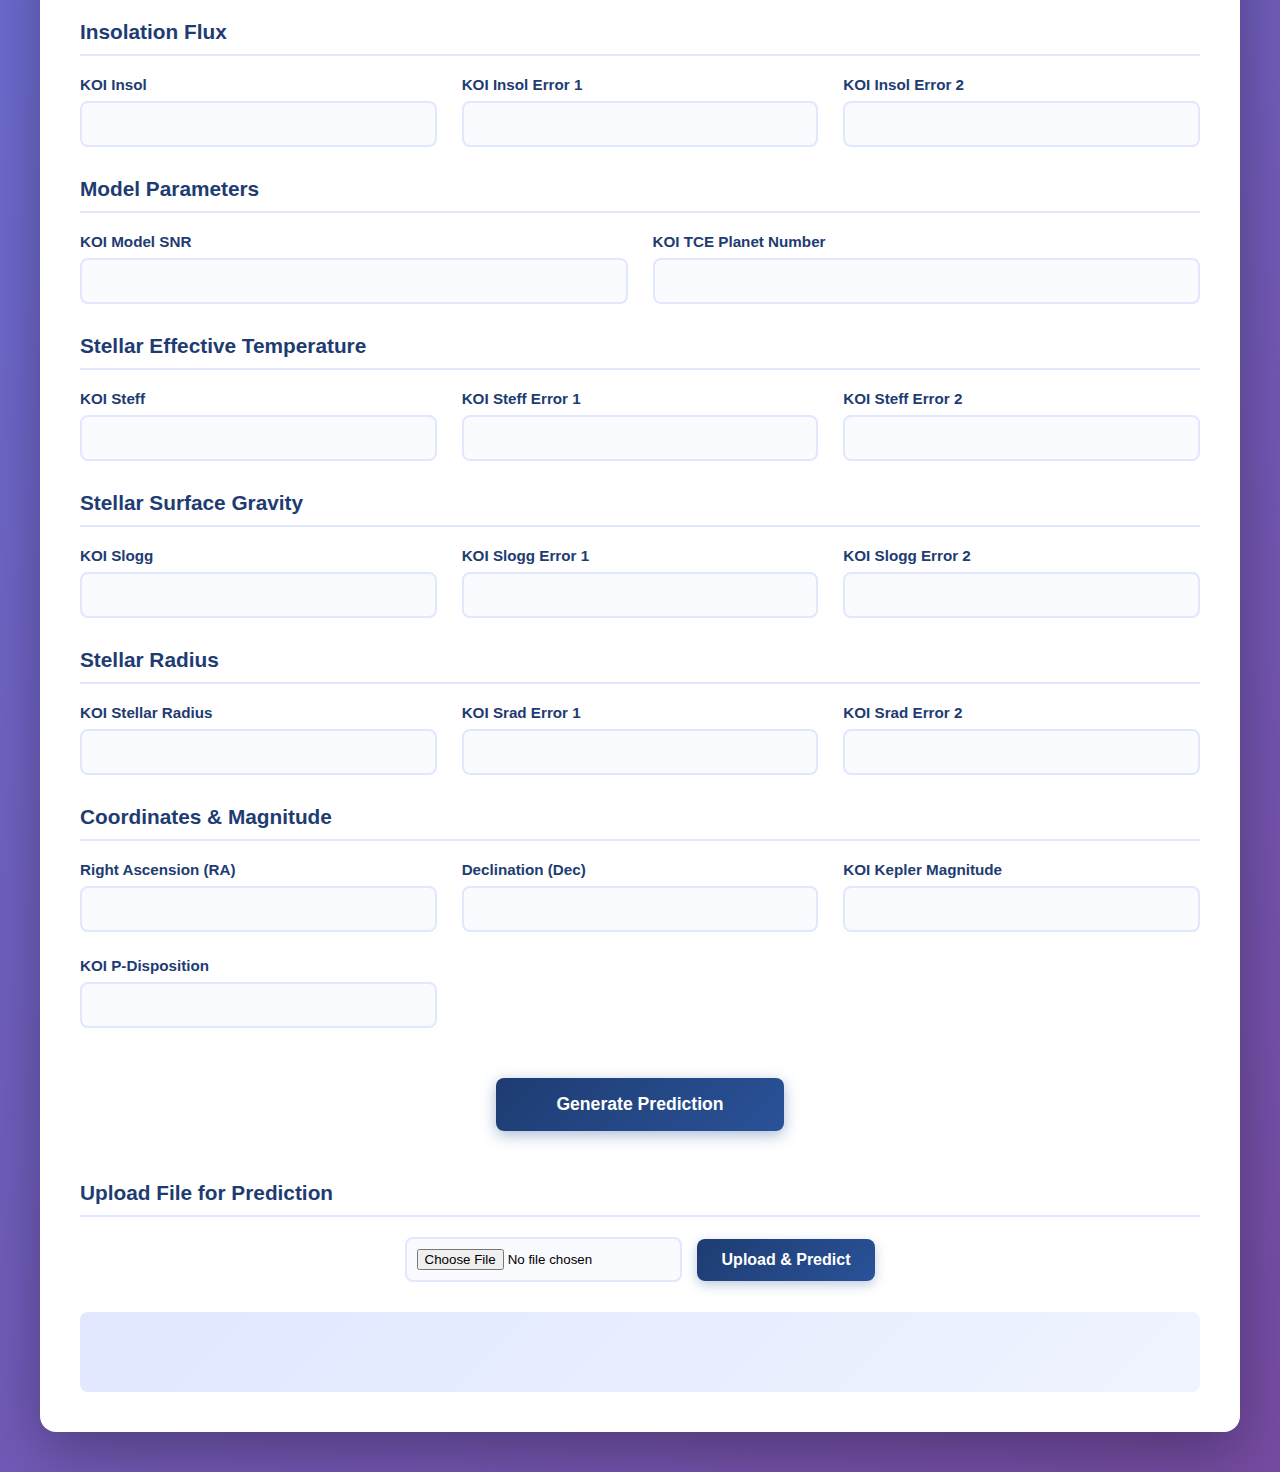
<file: templates/tess.html>
<!DOCTYPE html>
<html lang="en">
<head>
    <meta charset="UTF-8">
    <meta name="viewport" content="width=device-width, initial-scale=1.0">
    <title>Exoplanet Predictor</title>
    <link rel="stylesheet" href="./css/kepler.css">
</head>
<body>
    <div class="container">
        <div class="header">
            <h1>🛰️ TESS</h1>
            <p>Advanced Machine Learning Classification</p>
        </div>

        <div class="form-container">
            <form id="exoplanet-form">
                <h2 class="section-title">KOI Score & Flags</h2>
                <div class="form-grid">
                    <div class="form-group">
                        <label>KOI Score</label>
                        <input type="number" step="any" name="koi_score">
                    </div>
                    <div class="form-group">
                        <label>KOI FP Flag NT</label>
                        <input type="number" step="any" name="koi_fpflag_nt">
                    </div>
                    <div class="form-group">
                        <label>KOI FP Flag SS</label>
                        <input type="number" step="any" name="koi_fpflag_ss">
                    </div>
                    <div class="form-group">
                        <label>KOI FP Flag CO</label>
                        <input type="number" step="any" name="koi_fpflag_co">
                    </div>
                    <div class="form-group">
                        <label>KOI FP Flag EC</label>
                        <input type="number" step="any" name="koi_fpflag_ec">
                    </div>
                </div>

                <h2 class="section-title">Orbital Period</h2>
                <div class="form-grid">
                    <div class="form-group">
                        <label>KOI Period</label>
                        <input type="number" step="any" name="koi_period">
                    </div>
                    <div class="form-group">
                        <label>KOI Period Error 1</label>
                        <input type="number" step="any" name="koi_period_err1">
                    </div>
                    <div class="form-group">
                        <label>KOI Period Error 2</label>
                        <input type="number" step="any" name="koi_period_err2">
                    </div>
                </div>

                <h2 class="section-title">Transit Time</h2>
                <div class="form-grid">
                    <div class="form-group">
                        <label>KOI Time0 BK</label>
                        <input type="number" step="any" name="koi_time0bk">
                    </div>
                    <div class="form-group">
                        <label>KOI Time0 BK Error 1</label>
                        <input type="number" step="any" name="koi_time0bk_err1">
                    </div>
                    <div class="form-group">
                        <label>KOI Time0 BK Error 2</label>
                        <input type="number" step="any" name="koi_time0bk_err2">
                    </div>
                </div>

                <h2 class="section-title">Impact Parameter</h2>
                <div class="form-grid">
                    <div class="form-group">
                        <label>KOI Impact</label>
                        <input type="number" step="any" name="koi_impact">
                    </div>
                    <div class="form-group">
                        <label>KOI Impact Error 1</label>
                        <input type="number" step="any" name="koi_impact_err1">
                    </div>
                    <div class="form-group">
                        <label>KOI Impact Error 2</label>
                        <input type="number" step="any" name="koi_impact_err2">
                    </div>
                </div>

                <h2 class="section-title">Transit Duration</h2>
                <div class="form-grid">
                    <div class="form-group">
                        <label>KOI Duration</label>
                        <input type="number" step="any" name="koi_duration">
                    </div>
                    <div class="form-group">
                        <label>KOI Duration Error 1</label>
                        <input type="number" step="any" name="koi_duration_err1">
                    </div>
                    <div class="form-group">
                        <label>KOI Duration Error 2</label>
                        <input type="number" step="any" name="koi_duration_err2">
                    </div>
                </div>

                <h2 class="section-title">Transit Depth</h2>
                <div class="form-grid">
                    <div class="form-group">
                        <label>KOI Depth</label>
                        <input type="number" step="any" name="koi_depth">
                    </div>
                    <div class="form-group">
                        <label>KOI Depth Error 1</label>
                        <input type="number" step="any" name="koi_depth_err1">
                    </div>
                    <div class="form-group">
                        <label>KOI Depth Error 2</label>
                        <input type="number" step="any" name="koi_depth_err2">
                    </div>
                </div>

                <h2 class="section-title">Planetary Radius</h2>
                <div class="form-grid">
                    <div class="form-group">
                        <label>KOI Planetary Radius</label>
                        <input type="number" step="any" name="koi_prad">
                    </div>
                    <div class="form-group">
                        <label>KOI Prad Error 1</label>
                        <input type="number" step="any" name="koi_prad_err1">
                    </div>
                    <div class="form-group">
                        <label>KOI Prad Error 2</label>
                        <input type="number" step="any" name="koi_prad_err2">
                    </div>
                </div>

                <h2 class="section-title">Equilibrium Temperature</h2>
                <div class="form-grid">
                    <div class="form-group">
                        <label>KOI Teq</label>
                        <input type="number" step="any" name="koi_teq">
                    </div>
                    <div class="form-group">
                        <label>KOI Teq Error 1</label>
                        <input type="number" step="any" name="koi_teq_err1">
                    </div>
                    <div class="form-group">
                        <label>KOI Teq Error 2</label>
                        <input type="number" step="any" name="koi_teq_err2">
                    </div>
                </div>

                <h2 class="section-title">Insolation Flux</h2>
                <div class="form-grid">
                    <div class="form-group">
                        <label>KOI Insol</label>
                        <input type="number" step="any" name="koi_insol">
                    </div>
                    <div class="form-group">
                        <label>KOI Insol Error 1</label>
                        <input type="number" step="any" name="koi_insol_err1">
                    </div>
                    <div class="form-group">
                        <label>KOI Insol Error 2</label>
                        <input type="number" step="any" name="koi_insol_err2">
                    </div>
                </div>

                <h2 class="section-title">Model Parameters</h2>
                <div class="form-grid">
                    <div class="form-group">
                        <label>KOI Model SNR</label>
                        <input type="number" step="any" name="koi_model_snr">
                    </div>
                    <div class="form-group">
                        <label>KOI TCE Planet Number</label>
                        <input type="number" step="any" name="koi_tce_plnt_num">
                    </div>
                </div>

                <h2 class="section-title">Stellar Effective Temperature</h2>
                <div class="form-grid">
                    <div class="form-group">
                        <label>KOI Steff</label>
                        <input type="number" step="any" name="koi_steff">
                    </div>
                    <div class="form-group">
                        <label>KOI Steff Error 1</label>
                        <input type="number" step="any" name="koi_steff_err1">
                    </div>
                    <div class="form-group">
                        <label>KOI Steff Error 2</label>
                        <input type="number" step="any" name="koi_steff_err2">
                    </div>
                </div>

                <h2 class="section-title">Stellar Surface Gravity</h2>
                <div class="form-grid">
                    <div class="form-group">
                        <label>KOI Slogg</label>
                        <input type="number" step="any" name="koi_slogg">
                    </div>
                    <div class="form-group">
                        <label>KOI Slogg Error 1</label>
                        <input type="number" step="any" name="koi_slogg_err1">
                    </div>
                    <div class="form-group">
                        <label>KOI Slogg Error 2</label>
                        <input type="number" step="any" name="koi_slogg_err2">
                    </div>
                </div>

                <h2 class="section-title">Stellar Radius</h2>
                <div class="form-grid">
                    <div class="form-group">
                        <label>KOI Stellar Radius</label>
                        <input type="number" step="any" name="koi_srad">
                    </div>
                    <div class="form-group">
                        <label>KOI Srad Error 1</label>
                        <input type="number" step="any" name="koi_srad_err1">
                    </div>
                    <div class="form-group">
                        <label>KOI Srad Error 2</label>
                        <input type="number" step="any" name="koi_srad_err2">
                    </div>
                </div>

                <h2 class="section-title">Coordinates & Magnitude</h2>
                <div class="form-grid">
                    <div class="form-group">
                        <label>Right Ascension (RA)</label>
                        <input type="number" step="any" name="ra">
                    </div>
                    <div class="form-group">
                        <label>Declination (Dec)</label>
                        <input type="number" step="any" name="dec">
                    </div>
                    <div class="form-group">
                        <label>KOI Kepler Magnitude</label>
                        <input type="number" step="any" name="koi_kepmag">
                    </div>
                    <div class="form-group">
                        <label>KOI P-Disposition</label>
                        <input type="number" step="any" name="koi_pdisposition">
                    </div>
                </div>

                <div class="submit-container">
                    <button type="submit">Generate Prediction</button>
                </div>
                <h2 class="section-title">Upload File for Prediction</h2>
                    <div class="upload-container">
                        <input type="file" id="file-input" accept=".csv,.json" />
                        <button type="button" onclick="uploadFile()">Upload & Predict</button>
                    </div>
                <div class="result-container">
                    <h3 id="result"></h3>
                </div>
            </form>
        </div>
    </div>

    <script src="js/kepler.js"></script>
</body>
</html>
</file>
<file: templates/css/index.css>
* {
    margin: 0;
    padding: 0;
    box-sizing: border-box;
}

body {
    font-family: 'Segoe UI', Tahoma, Geneva, Verdana, sans-serif;
    background: linear-gradient(135deg, #667eea 0%, #764ba2 100%);
    min-height: 100vh;
    padding: 40px 20px;
}

.container {
    max-width: 1200px;
    margin: 0 auto;
    background: white;
    border-radius: 16px;
    box-shadow: 0 20px 60px rgba(0, 0, 0, 0.3);
    overflow: hidden;
}

.header {
    background: linear-gradient(135deg, #1e3c72 0%, #2a5298 100%);
    color: white;
    padding: 40px;
    text-align: center;
}

.header h1 {
    font-size: 2.5em;
    margin-bottom: 10px;
    font-weight: 600;
}

.header p {
    font-size: 1.1em;
    opacity: 0.9;
}

.form-container {
    padding: 40px;
}

.form-grid {
    display: grid;
    grid-template-columns: repeat(auto-fit, minmax(300px, 1fr));
    gap: 25px;
    margin-bottom: 30px;
}

.form-group {
    display: flex;
    flex-direction: column;
}

.form-group label {
    color: #1e3c72;
    font-weight: 600;
    margin-bottom: 8px;
    font-size: 0.95em;
}

.form-group input {
    padding: 12px 16px;
    border: 2px solid #e0e7ff;
    border-radius: 8px;
    font-size: 1em;
    transition: all 0.3s ease;
    background: #fafbff;
}

.form-group input:focus {
    outline: none;
    border-color: #2a5298;
    background: white;
    box-shadow: 0 0 0 3px rgba(42, 82, 152, 0.1);
}

.form-group input:hover {
    border-color: #2a5298;
}

.submit-container {
    text-align: center;
    padding: 20px 0;
}

button[type="submit"] {
    background: linear-gradient(135deg, #1e3c72 0%, #2a5298 100%);
    color: white;
    padding: 16px 60px;
    border: none;
    border-radius: 8px;
    font-size: 1.1em;
    font-weight: 600;
    cursor: pointer;
    transition: all 0.3s ease;
    box-shadow: 0 4px 15px rgba(42, 82, 152, 0.4);
}

button[type="submit"]:hover {
    transform: translateY(-2px);
    box-shadow: 0 6px 20px rgba(42, 82, 152, 0.5);
}

button[type="submit"]:active {
    transform: translateY(0);
}

.result-container {
    margin-top: 30px;
    padding: 25px;
    background: linear-gradient(135deg, #e0e7ff 0%, #f0f4ff 100%);
    border-radius: 8px;
    text-align: center;
    min-height: 80px;
    display: flex;
    align-items: center;
    justify-content: center;
}

#result {
    color: #1e3c72;
    font-size: 1.2em;
    font-weight: 600;
}

#result:empty {
    display: none;
}

.loading {
    color: #2a5298;
    animation: pulse 1.5s ease-in-out infinite;
}

@keyframes pulse {
    0%, 100% { opacity: 1; }
    50% { opacity: 0.5; }
}

.section-title {
    color: #1e3c72;
    font-size: 1.3em;
    font-weight: 600;
    margin: 30px 0 20px 0;
    padding-bottom: 10px;
    border-bottom: 2px solid #e0e7ff;
}

@media (max-width: 768px) {
    .header h1 {
        font-size: 1.8em;
    }

    .form-grid {
        grid-template-columns: 1fr;
    }

    .form-container {
        padding: 20px;
    }
}
</file>
<file: templates/css/kepler.css>
* {
    margin: 0;
    padding: 0;
    box-sizing: border-box;
}

body {
    font-family: 'Segoe UI', Tahoma, Geneva, Verdana, sans-serif;
    background: linear-gradient(135deg, #667eea 0%, #764ba2 100%);
    min-height: 100vh;
    padding: 40px 20px;
}

.container {
    max-width: 1200px;
    margin: 0 auto;
    background: white;
    border-radius: 16px;
    box-shadow: 0 20px 60px rgba(0, 0, 0, 0.3);
    overflow: hidden;
}

.header {
    background: linear-gradient(135deg, #1e3c72 0%, #2a5298 100%);
    color: white;
    padding: 40px;
    text-align: center;
}

.header h1 {
    font-size: 2.5em;
    margin-bottom: 10px;
    font-weight: 600;
}

.header p {
    font-size: 1.1em;
    opacity: 0.9;
}

.form-container {
    padding: 40px;
}

.form-grid {
    display: grid;
    grid-template-columns: repeat(auto-fit, minmax(300px, 1fr));
    gap: 25px;
    margin-bottom: 30px;
}

.form-group {
    display: flex;
    flex-direction: column;
}

.form-group label {
    color: #1e3c72;
    font-weight: 600;
    margin-bottom: 8px;
    font-size: 0.95em;
}

.form-group input {
    padding: 12px 16px;
    border: 2px solid #e0e7ff;
    border-radius: 8px;
    font-size: 1em;
    transition: all 0.3s ease;
    background: #fafbff;
}

.form-group input:focus {
    outline: none;
    border-color: #2a5298;
    background: white;
    box-shadow: 0 0 0 3px rgba(42, 82, 152, 0.1);
}

.form-group input:hover {
    border-color: #2a5298;
}

.submit-container {
    text-align: center;
    padding: 20px 0;
}

button[type="submit"] {
    background: linear-gradient(135deg, #1e3c72 0%, #2a5298 100%);
    color: white;
    padding: 16px 60px;
    border: none;
    border-radius: 8px;
    font-size: 1.1em;
    font-weight: 600;
    cursor: pointer;
    transition: all 0.3s ease;
    box-shadow: 0 4px 15px rgba(42, 82, 152, 0.4);
}

button[type="submit"]:hover {
    transform: translateY(-2px);
    box-shadow: 0 6px 20px rgba(42, 82, 152, 0.5);
}

button[type="submit"]:active {
    transform: translateY(0);
}

.result-container {
    margin-top: 30px;
    padding: 25px;
    background: linear-gradient(135deg, #e0e7ff 0%, #f0f4ff 100%);
    border-radius: 8px;
    text-align: center;
    min-height: 80px;
    display: flex;
    align-items: center;
    justify-content: center;
}

#result {
    color: #1e3c72;
    font-size: 1.2em;
    font-weight: 600;
}

#result:empty {
    display: none;
}

.loading {
    color: #2a5298;
    animation: pulse 1.5s ease-in-out infinite;
}

@keyframes pulse {
    0%, 100% { opacity: 1; }
    50% { opacity: 0.5; }
}

.section-title {
    color: #1e3c72;
    font-size: 1.3em;
    font-weight: 600;
    margin: 30px 0 20px 0;
    padding-bottom: 10px;
    border-bottom: 2px solid #e0e7ff;
}

@media (max-width: 768px) {
    .header h1 {
        font-size: 1.8em;
    }

    .form-grid {
        grid-template-columns: 1fr;
    }

    .form-container {
        padding: 20px;
    }
}

.upload-container {
  display: flex;
  gap: 15px;
  align-items: center;
  justify-content: center;
  margin-top: 20px;
}

.upload-container input[type="file"] {
  border: 2px solid #e0e7ff;
  padding: 10px;
  border-radius: 8px;
  background: #fafbff;
  cursor: pointer;
}

.upload-container button {
  background: linear-gradient(135deg, #1e3c72 0%, #2a5298 100%);
  color: white;
  padding: 12px 25px;
  border: none;
  border-radius: 8px;
  font-size: 1em;
  font-weight: 600;
  cursor: pointer;
  transition: all 0.3s ease;
  box-shadow: 0 4px 12px rgba(42, 82, 152, 0.3);
}

.upload-container button:hover {
  transform: translateY(-2px);
  box-shadow: 0 6px 16px rgba(42, 82, 152, 0.4);
}
</file>
